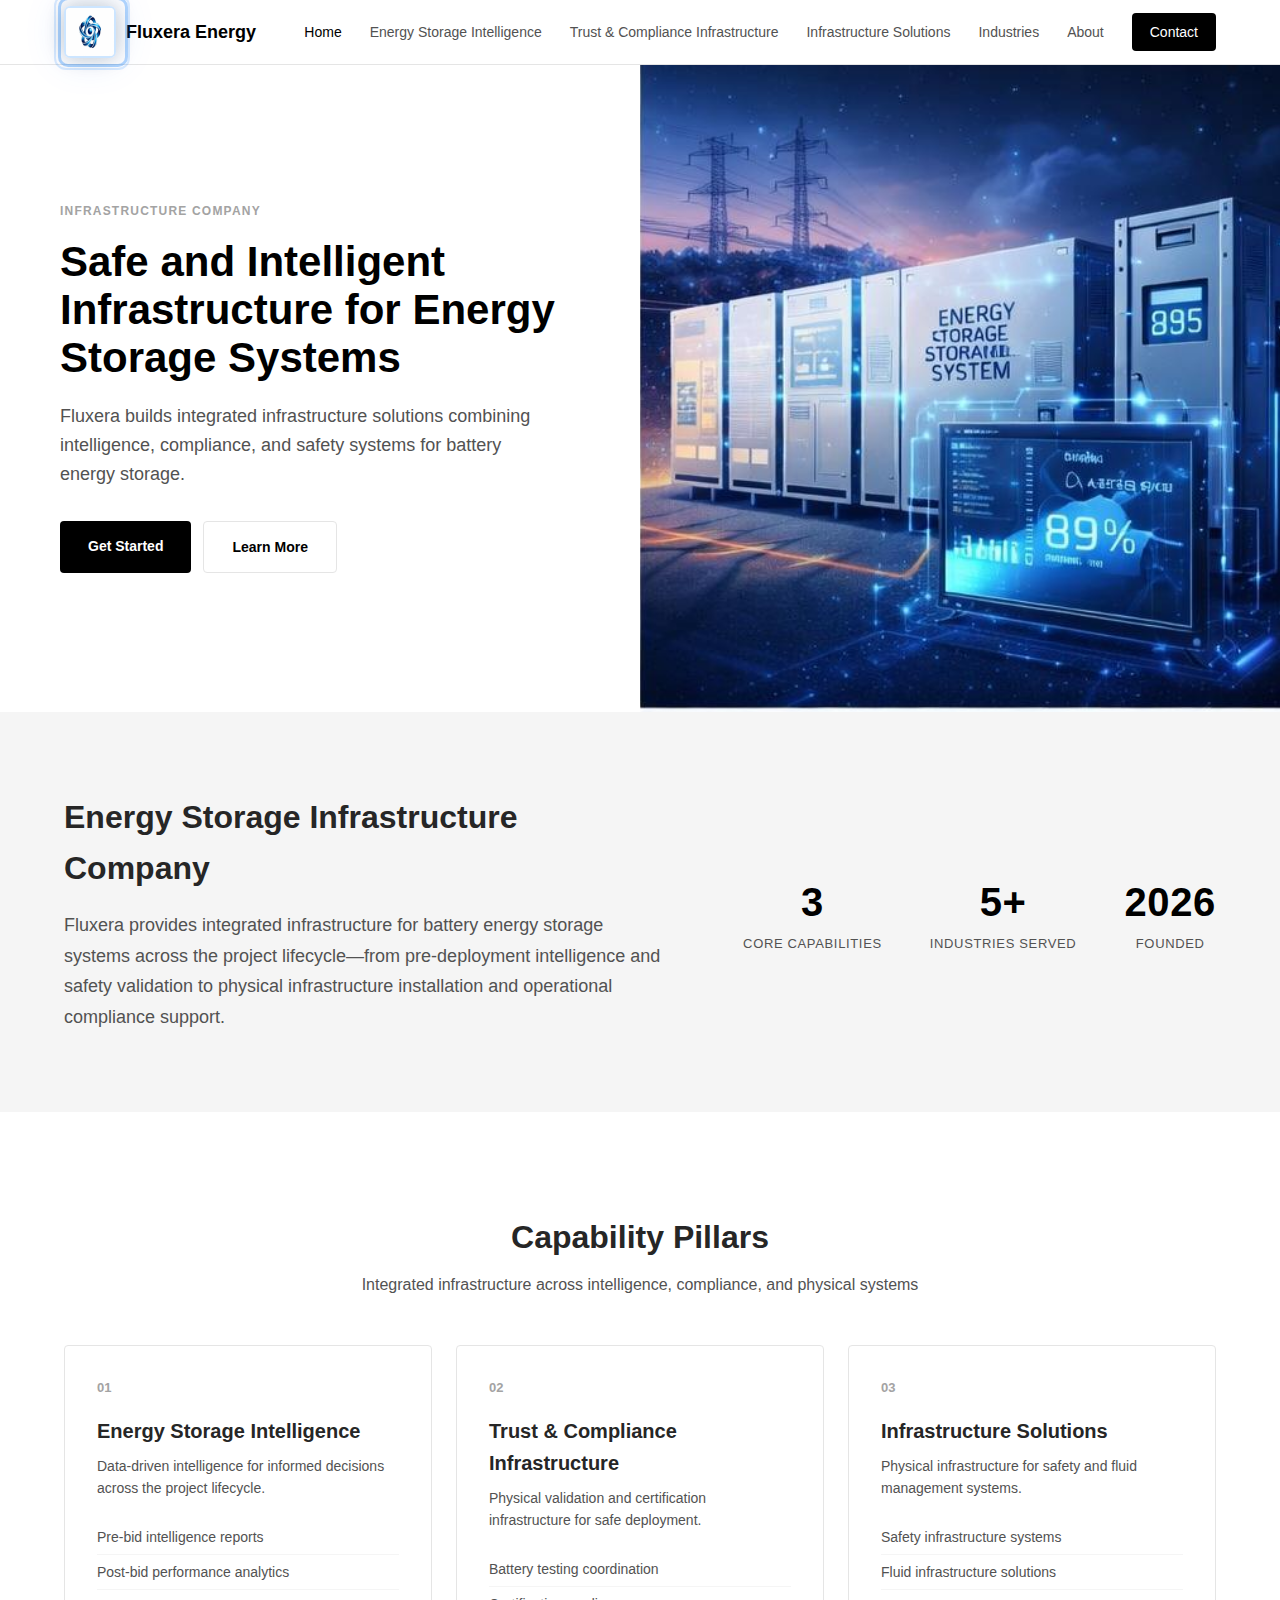
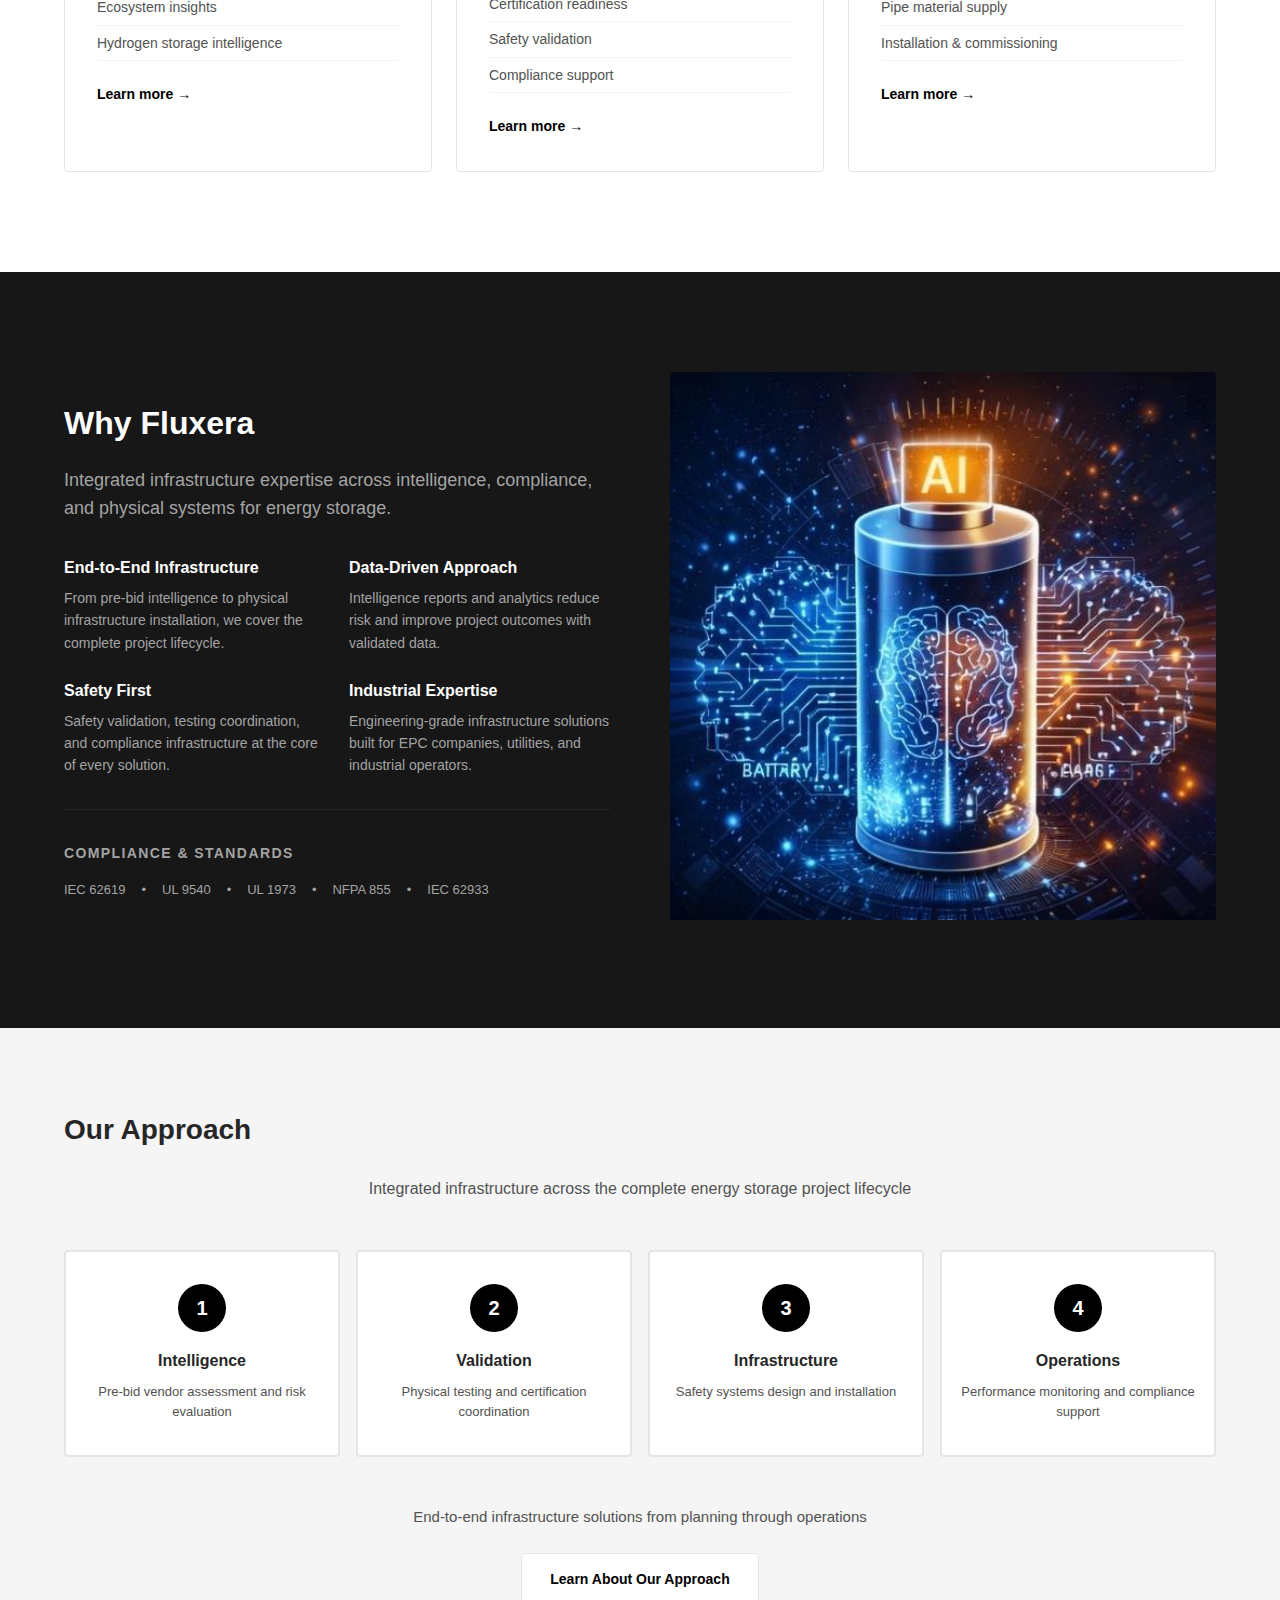
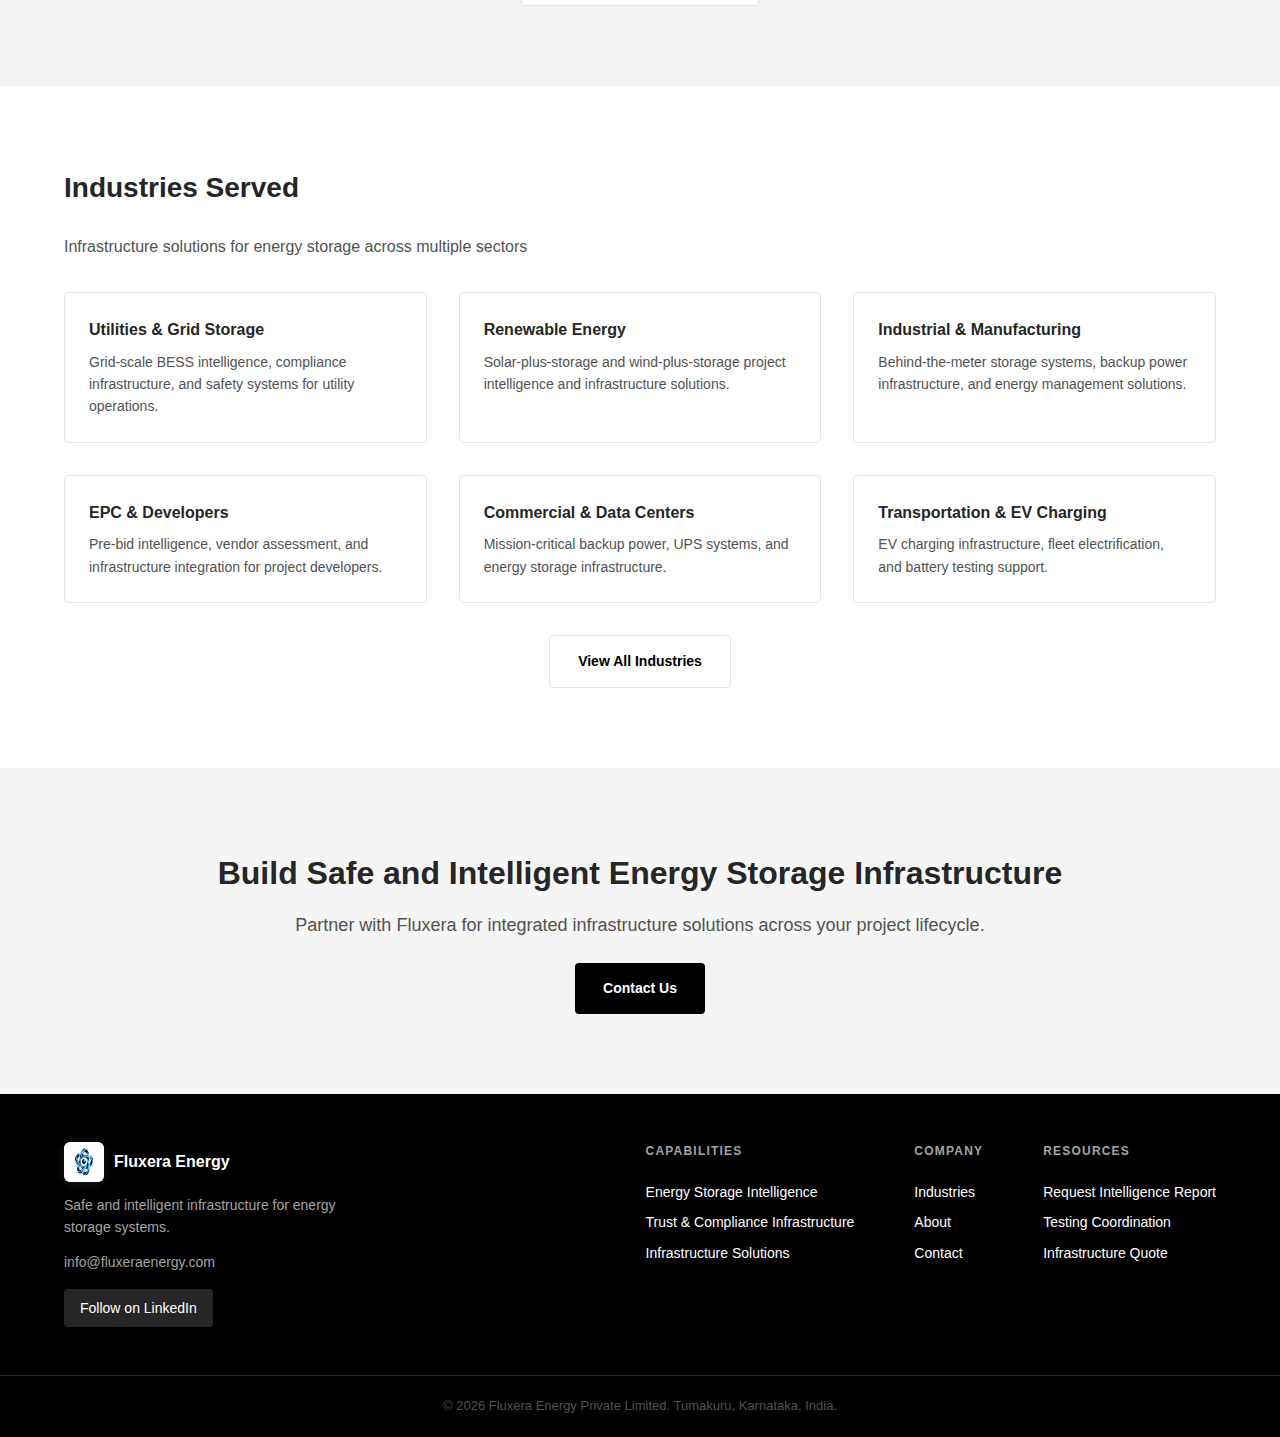
<file: index.html>
<!DOCTYPE html>
<html lang="en">
<head>
  <meta charset="UTF-8">
  <meta name="viewport" content="width=device-width, initial-scale=1.0">
  <title>Fluxera Energy | Safe and Intelligent Infrastructure for Energy Storage</title>
  <meta name="description" content="Fluxera builds safe and intelligent infrastructure for energy storage systems. Intelligence, compliance, and infrastructure solutions for the energy storage ecosystem.">
  <link rel="icon" type="image/jpeg" href="fluxera.jpeg">
  <link rel="stylesheet" href="style.css">
</head>
<body>

<nav>
  <div class="nav-container">
    <a href="index.html" class="logo">
      <img src="fluxera.jpeg" alt="Fluxera">
      <span>Fluxera Energy</span>
    </a>
    <button class="mobile-toggle" onclick="toggleMenu()">
      <span></span><span></span><span></span>
    </button>
    <div class="nav-links">
      <a href="index.html" class="active">Home</a>
      <a href="intelligence.html">Energy Storage Intelligence</a>
      <a href="compliance.html">Trust & Compliance Infrastructure</a>
      <a href="infrastructure.html">Infrastructure Solutions</a>
      <a href="industries.html">Industries</a>
      <a href="about.html">About</a>
      <a href="contact.html" class="nav-cta">Contact</a>
    </div>
  </div>
</nav>

<section class="hero">
  <div class="hero-content">
    <div class="label">Infrastructure Company</div>
    <h1>Safe and Intelligent Infrastructure for Energy Storage Systems</h1>
    <p>Fluxera builds integrated infrastructure solutions combining intelligence, compliance, and safety systems for battery energy storage.</p>
    <div class="hero-buttons">
      <a href="contact.html" class="btn-primary">Get Started</a>
      <a href="about.html" class="btn-secondary">Learn More</a>
    </div>
  </div>
  <div class="hero-image">
    <img src="ess.jpeg" alt="Energy Storage Infrastructure">
  </div>
</section>

<section class="intro">
  <div class="container">
    <div class="intro-text">
      <h2>Energy Storage Infrastructure Company</h2>
      <p>Fluxera provides integrated infrastructure for battery energy storage systems across the project lifecycle—from pre-deployment intelligence and safety validation to physical infrastructure installation and operational compliance support.</p>
    </div>
    <div class="stats">
      <div class="stat">
        <span>3</span>
        Core Capabilities
      </div>
      <div class="stat">
        <span>5+</span>
        Industries Served
      </div>
      <div class="stat">
        <span>2026</span>
        Founded
      </div>
    </div>
  </div>
</section>

<section class="capabilities">
  <div class="container">
    <h2>Capability Pillars</h2>
    <p class="section-desc">Integrated infrastructure across intelligence, compliance, and physical systems</p>
    
    <div class="capability-cards">
      <a href="intelligence.html" class="capability-card">
        <div class="card-number">01</div>
        <h3>Energy Storage Intelligence</h3>
        <p>Data-driven intelligence for informed decisions across the project lifecycle.</p>
        <ul>
          <li>Pre-bid intelligence reports</li>
          <li>Post-bid performance analytics</li>
          <li>Ecosystem insights</li>
          <li>Hydrogen storage intelligence</li>
        </ul>
        <span class="card-link">Learn more →</span>
      </a>
      
      <a href="compliance.html" class="capability-card">
        <div class="card-number">02</div>
        <h3>Trust & Compliance Infrastructure</h3>
        <p>Physical validation and certification infrastructure for safe deployment.</p>
        <ul>
          <li>Battery testing coordination</li>
          <li>Certification readiness</li>
          <li>Safety validation</li>
          <li>Compliance support</li>
        </ul>
        <span class="card-link">Learn more →</span>
      </a>
      
      <a href="infrastructure.html" class="capability-card">
        <div class="card-number">03</div>
        <h3>Infrastructure Solutions</h3>
        <p>Physical infrastructure for safety and fluid management systems.</p>
        <ul>
          <li>Safety infrastructure systems</li>
          <li>Fluid infrastructure solutions</li>
          <li>Pipe material supply</li>
          <li>Installation & commissioning</li>
        </ul>
        <span class="card-link">Learn more →</span>
      </a>
    </div>
  </div>
</section>

<section class="why">
  <div class="container">
    <div class="why-content">
      <h2>Why Fluxera</h2>
      <p class="lead">Integrated infrastructure expertise across intelligence, compliance, and physical systems for energy storage.</p>
      <div class="why-grid">
        <div class="why-item">
          <h4>End-to-End Infrastructure</h4>
          <p>From pre-bid intelligence to physical infrastructure installation, we cover the complete project lifecycle.</p>
        </div>
        <div class="why-item">
          <h4>Data-Driven Approach</h4>
          <p>Intelligence reports and analytics reduce risk and improve project outcomes with validated data.</p>
        </div>
        <div class="why-item">
          <h4>Safety First</h4>
          <p>Safety validation, testing coordination, and compliance infrastructure at the core of every solution.</p>
        </div>
        <div class="why-item">
          <h4>Industrial Expertise</h4>
          <p>Engineering-grade infrastructure solutions built for EPC companies, utilities, and industrial operators.</p>
        </div>
      </div>
      <div style="margin-top: 32px; padding-top: 32px; border-top: 1px solid var(--gray-800);">
        <h4 style="font-size: 14px; font-weight: 600; color: var(--gray-400); text-transform: uppercase; letter-spacing: 0.1em; margin-bottom: 16px;">Compliance & Standards</h4>
        <div style="display: flex; flex-wrap: wrap; gap: 16px; font-size: 13px; color: var(--gray-400);">
          <span>IEC 62619</span>
          <span>•</span>
          <span>UL 9540</span>
          <span>•</span>
          <span>UL 1973</span>
          <span>•</span>
          <span>NFPA 855</span>
          <span>•</span>
          <span>IEC 62933</span>
        </div>
      </div>
    </div>
    <div class="why-image">
      <img src="battery_ai.jpeg" alt="Battery Intelligence">
    </div>
  </div>
</section>

<section class="content-section alt">
  <div class="container">
    <h2>Our Approach</h2>
    <p style="color: var(--gray-600); margin-bottom: 48px; text-align: center; max-width: 700px; margin-left: auto; margin-right: auto;">Integrated infrastructure across the complete energy storage project lifecycle</p>
    
    <div class="approach-grid">
      <div class="approach-step">
        <div class="approach-number">1</div>
        <h4>Intelligence</h4>
        <p>Pre-bid vendor assessment and risk evaluation</p>
      </div>
      
      <div class="approach-step">
        <div class="approach-number">2</div>
        <h4>Validation</h4>
        <p>Physical testing and certification coordination</p>
      </div>
      
      <div class="approach-step">
        <div class="approach-number">3</div>
        <h4>Infrastructure</h4>
        <p>Safety systems design and installation</p>
      </div>
      
      <div class="approach-step">
        <div class="approach-number">4</div>
        <h4>Operations</h4>
        <p>Performance monitoring and compliance support</p>
      </div>
    </div>
    
    <div style="text-align: center; margin-top: 48px;">
      <p style="font-size: 15px; color: var(--gray-600); margin-bottom: 24px;">End-to-end infrastructure solutions from planning through operations</p>
      <a href="about.html" class="btn-secondary">Learn About Our Approach</a>
    </div>
  </div>
</section>

<section class="content-section">
  <div class="container">
    <h2>Industries Served</h2>
    <p style="color: var(--gray-600); margin-bottom: 32px;">Infrastructure solutions for energy storage across multiple sectors</p>
    
    <div class="content-grid three">
      <div class="feature-card">
        <h4>Utilities & Grid Storage</h4>
        <p>Grid-scale BESS intelligence, compliance infrastructure, and safety systems for utility operations.</p>
      </div>
      <div class="feature-card">
        <h4>Renewable Energy</h4>
        <p>Solar-plus-storage and wind-plus-storage project intelligence and infrastructure solutions.</p>
      </div>
      <div class="feature-card">
        <h4>Industrial & Manufacturing</h4>
        <p>Behind-the-meter storage systems, backup power infrastructure, and energy management solutions.</p>
      </div>
      <div class="feature-card">
        <h4>EPC & Developers</h4>
        <p>Pre-bid intelligence, vendor assessment, and infrastructure integration for project developers.</p>
      </div>
      <div class="feature-card">
        <h4>Commercial & Data Centers</h4>
        <p>Mission-critical backup power, UPS systems, and energy storage infrastructure.</p>
      </div>
      <div class="feature-card">
        <h4>Transportation & EV Charging</h4>
        <p>EV charging infrastructure, fleet electrification, and battery testing support.</p>
      </div>
    </div>
    <div style="text-align: center; margin-top: 32px;">
      <a href="industries.html" class="btn-secondary">View All Industries</a>
    </div>
  </div>
</section>

<section class="cta-section">
  <div class="container">
    <h2>Build Safe and Intelligent Energy Storage Infrastructure</h2>
    <p>Partner with Fluxera for integrated infrastructure solutions across your project lifecycle.</p>
    <a href="contact.html" class="btn-primary">Contact Us</a>
  </div>
</section>

<footer>
  <div class="footer-content">
    <div class="footer-brand">
      <a href="index.html" class="footer-logo">
        <img src="fluxera.jpeg" alt="Fluxera">
        <span>Fluxera Energy</span>
      </a>
      <p>Safe and intelligent infrastructure for energy storage systems.</p>
      <p style="margin-top: 12px; font-size: 14px;">
        <a href="mailto:info@fluxeraenergy.com" style="color: var(--gray-400); text-decoration: none; transition: color 0.2s;">info@fluxeraenergy.com</a>
      </p>
      <div style="margin-top: 16px;">
        <a href="https://linkedin.com/company/fluxera-energy" target="_blank" rel="noopener" style="display: inline-block; padding: 8px 16px; background: var(--gray-800); color: var(--white); text-decoration: none; border-radius: 4px; font-size: 14px; font-weight: 500;">Follow on LinkedIn</a>
      </div>
    </div>
    <div class="footer-links">
      <div class="footer-col">
        <h5>Capabilities</h5>
        <a href="intelligence.html">Energy Storage Intelligence</a>
        <a href="compliance.html">Trust & Compliance Infrastructure</a>
        <a href="infrastructure.html">Infrastructure Solutions</a>
      </div>
      <div class="footer-col">
        <h5>Company</h5>
        <a href="industries.html">Industries</a>
        <a href="about.html">About</a>
        <a href="contact.html">Contact</a>
      </div>
      <div class="footer-col">
        <h5>Resources</h5>
        <a href="contact.html">Request Intelligence Report</a>
        <a href="contact.html">Testing Coordination</a>
        <a href="contact.html">Infrastructure Quote</a>
      </div>
    </div>
  </div>
  <div class="footer-bottom">
    <p>© 2026 Fluxera Energy Private Limited. Tumakuru, Karnataka, India.</p>
  </div>
</footer>

<script>
function toggleMenu() {
  document.querySelector('.nav-links').classList.toggle('active');
  document.querySelector('.mobile-toggle').classList.toggle('active');
}
</script>
</body>
</html>
</file>
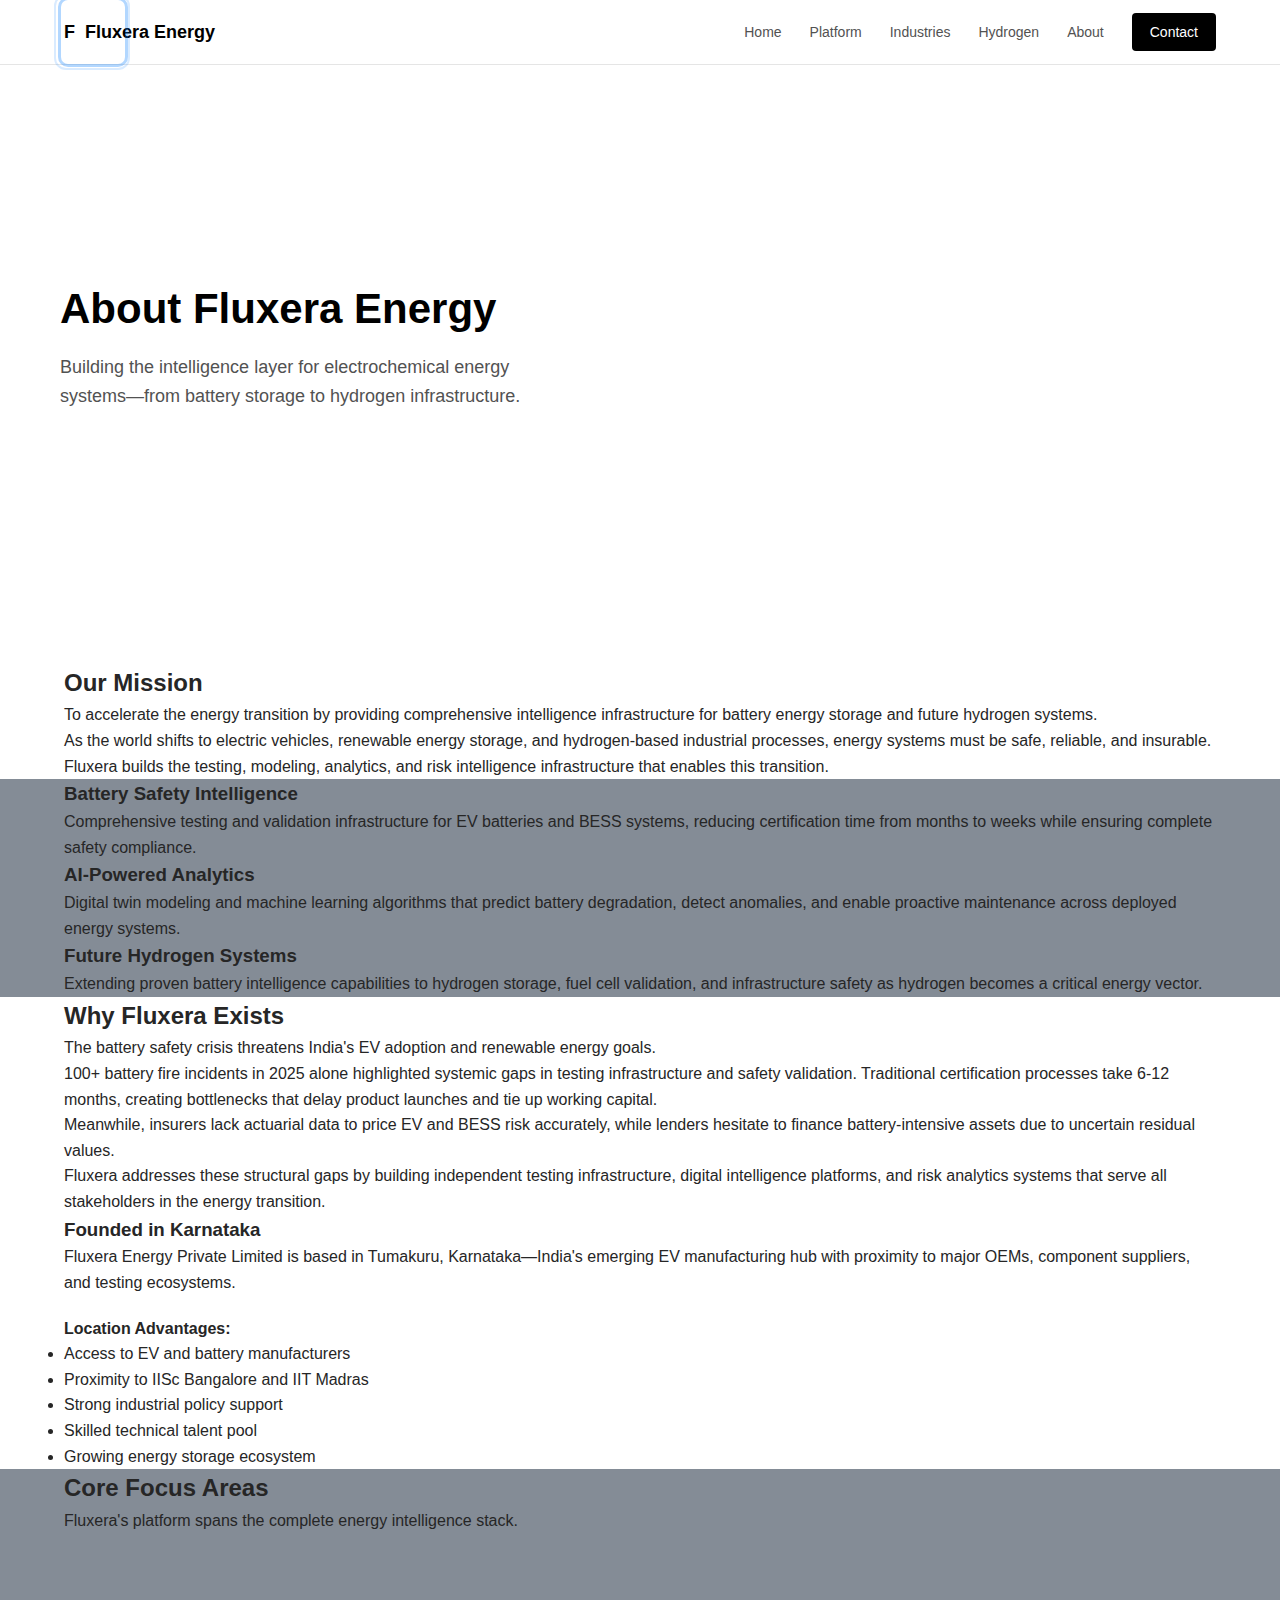
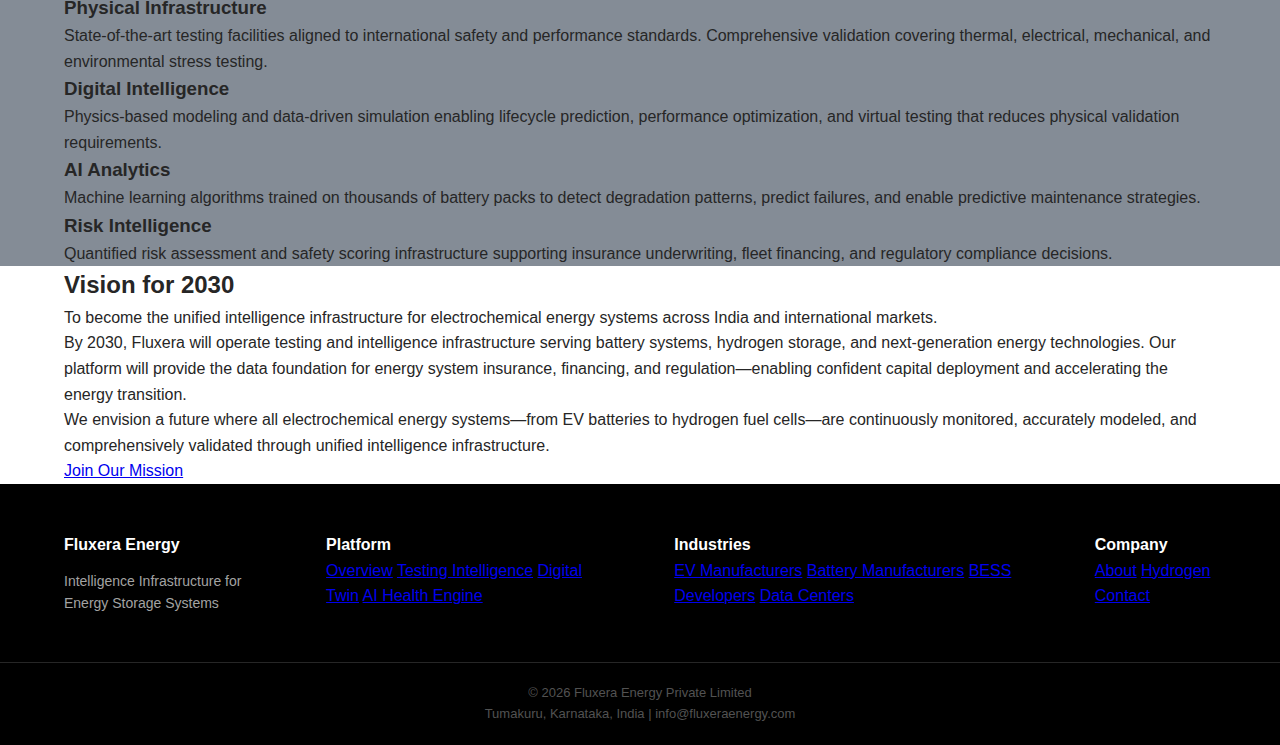
<file: about.html>
<!DOCTYPE html>
<html lang="en">
<head>
  <meta charset="UTF-8">
  <meta name="viewport" content="width=device-width, initial-scale=1.0">
  <meta name="description" content="About Fluxera Energy - Building intelligence infrastructure for electrochemical energy systems">
  <title>About | Fluxera Energy</title>
  
  <!-- Open Graph / Social Media Tags -->
  <meta property="og:type" content="website">
  <meta property="og:url" content="https://fluxeraenergy.github.io/about.html">
  <meta property="og:title" content="About | Fluxera Energy">
  <meta property="og:description" content="Based in Tumakuru, Karnataka, building intelligence infrastructure for safe, predictable, and insurable energy storage systems.">
  <meta property="og:image" content="https://fluxeraenergy.github.io/fluxera.jpeg">
  
  <!-- Twitter Card Tags -->
  <meta property="twitter:card" content="summary_large_image">
  <meta property="twitter:url" content="https://fluxeraenergy.github.io/about.html">
  <meta property="twitter:title" content="About | Fluxera Energy">
  <meta property="twitter:description" content="Based in Tumakuru, Karnataka, building intelligence infrastructure for safe, predictable, and insurable energy storage systems.">
  <meta property="twitter:image" content="https://fluxeraenergy.github.io/fluxera.jpeg">
  
  <link rel="stylesheet" href="style.css">
</head>
 
<body>
 
<nav>
  <div class="nav-container">
    <div class="logo">
      <div class="logo-icon">F</div>
      Fluxera Energy
    </div>
    <div class="mobile-menu-toggle" onclick="toggleMobileMenu()">
      <span></span>
      <span></span>
      <span></span>
    </div>
    <div class="nav-links">
      <a href="index.html">Home</a>
      <a href="platform.html">Platform</a>
      <a href="industries.html">Industries</a>
      <a href="hydrogen.html">Hydrogen</a>
      <a href="about.html">About</a>
      <a href="contact.html" class="nav-cta">Contact</a>
    </div>
  </div>
</nav>

<div class="hero">
  <div class="hero-content">
    <h1>About Fluxera Energy</h1>
    <p class="hero-subtext">
      Building the intelligence layer for electrochemical energy systems—from battery storage to hydrogen infrastructure.
    </p>
  </div>
</div>

<section>
  <div class="container">
    <div class="content-block centered fade-in-up">
      <h2>Our Mission</h2>
      <p class="large-text">
        To accelerate the energy transition by providing comprehensive intelligence infrastructure for battery energy storage and future hydrogen systems.
      </p>
      <p>
        As the world shifts to electric vehicles, renewable energy storage, and hydrogen-based industrial processes, energy systems must be safe, reliable, and insurable. Fluxera builds the testing, modeling, analytics, and risk intelligence infrastructure that enables this transition.
      </p>
    </div>
  </div>
</section>

<section style="background: rgba(10, 26, 46, 0.5);">
  <div class="container">
    <div class="grid-3">
      <div class="card fade-in-up">
        <h3>Battery Safety Intelligence</h3>
        <p>
          Comprehensive testing and validation infrastructure for EV batteries and BESS systems, reducing certification time from months to weeks while ensuring complete safety compliance.
        </p>
      </div>
      
      <div class="card fade-in-up">
        <h3>AI-Powered Analytics</h3>
        <p>
          Digital twin modeling and machine learning algorithms that predict battery degradation, detect anomalies, and enable proactive maintenance across deployed energy systems.
        </p>
      </div>
      
      <div class="card fade-in-up">
        <h3>Future Hydrogen Systems</h3>
        <p>
          Extending proven battery intelligence capabilities to hydrogen storage, fuel cell validation, and infrastructure safety as hydrogen becomes a critical energy vector.
        </p>
      </div>
    </div>
  </div>
</section>

<section>
  <div class="container">
    <div class="grid-2">
      <div class="content-block fade-in-up">
        <h2>Why Fluxera Exists</h2>
        <p class="large-text">
          The battery safety crisis threatens India's EV adoption and renewable energy goals.
        </p>
        <p>
          100+ battery fire incidents in 2025 alone highlighted systemic gaps in testing infrastructure and safety validation. Traditional certification processes take 6-12 months, creating bottlenecks that delay product launches and tie up working capital.
        </p>
        <p>
          Meanwhile, insurers lack actuarial data to price EV and BESS risk accurately, while lenders hesitate to finance battery-intensive assets due to uncertain residual values.
        </p>
        <p>
          Fluxera addresses these structural gaps by building independent testing infrastructure, digital intelligence platforms, and risk analytics systems that serve all stakeholders in the energy transition.
        </p>
      </div>
      
      <div class="card fade-in-up">
        <h3>Founded in Karnataka</h3>
        <p>
          Fluxera Energy Private Limited is based in Tumakuru, Karnataka—India's emerging EV manufacturing hub with proximity to major OEMs, component suppliers, and testing ecosystems.
        </p>
        <p style="margin-top: 20px;">
          <strong style="color: var(--electric-blue);">Location Advantages:</strong>
        </p>
        <ul class="feature-list">
          <li>Access to EV and battery manufacturers</li>
          <li>Proximity to IISc Bangalore and IIT Madras</li>
          <li>Strong industrial policy support</li>
          <li>Skilled technical talent pool</li>
          <li>Growing energy storage ecosystem</li>
        </ul>
      </div>
    </div>
  </div>
</section>

<section style="background: rgba(10, 26, 46, 0.5);">
  <div class="container">
    <div class="content-block centered fade-in-up">
      <h2>Core Focus Areas</h2>
      <p class="large-text">
        Fluxera's platform spans the complete energy intelligence stack.
      </p>
      
      <div class="grid-2" style="margin-top: 60px;">
        <div class="card fade-in-up">
          <h3>Physical Infrastructure</h3>
          <p>
            State-of-the-art testing facilities aligned to international safety and performance standards. Comprehensive validation covering thermal, electrical, mechanical, and environmental stress testing.
          </p>
        </div>
        
        <div class="card fade-in-up">
          <h3>Digital Intelligence</h3>
          <p>
            Physics-based modeling and data-driven simulation enabling lifecycle prediction, performance optimization, and virtual testing that reduces physical validation requirements.
          </p>
        </div>
        
        <div class="card fade-in-up">
          <h3>AI Analytics</h3>
          <p>
            Machine learning algorithms trained on thousands of battery packs to detect degradation patterns, predict failures, and enable predictive maintenance strategies.
          </p>
        </div>
        
        <div class="card fade-in-up">
          <h3>Risk Intelligence</h3>
          <p>
            Quantified risk assessment and safety scoring infrastructure supporting insurance underwriting, fleet financing, and regulatory compliance decisions.
          </p>
        </div>
      </div>
    </div>
  </div>
</section>

<section>
  <div class="container">
    <div class="content-block centered fade-in-up">
      <h2>Vision for 2030</h2>
      <p class="large-text">
        To become the unified intelligence infrastructure for electrochemical energy systems across India and international markets.
      </p>
      <p>
        By 2030, Fluxera will operate testing and intelligence infrastructure serving battery systems, hydrogen storage, and next-generation energy technologies. Our platform will provide the data foundation for energy system insurance, financing, and regulation—enabling confident capital deployment and accelerating the energy transition.
      </p>
      <p>
        We envision a future where all electrochemical energy systems—from EV batteries to hydrogen fuel cells—are continuously monitored, accurately modeled, and comprehensively validated through unified intelligence infrastructure.
      </p>
      <a href="contact.html" class="cta" style="margin-top: 40px;">Join Our Mission</a>
    </div>
  </div>
</section>

<footer>
  <div class="footer-content">
    <div class="footer-brand">
      <div class="footer-logo">Fluxera Energy</div>
      <p>Intelligence Infrastructure for Energy Storage Systems</p>
    </div>
    
    <div class="footer-links">
      <div class="footer-column">
        <h4>Platform</h4>
        <a href="platform.html">Overview</a>
        <a href="platform.html#testing">Testing Intelligence</a>
        <a href="platform.html#digital-twin">Digital Twin</a>
        <a href="platform.html#ai-health">AI Health Engine</a>
      </div>
      
      <div class="footer-column">
        <h4>Industries</h4>
        <a href="industries.html">EV Manufacturers</a>
        <a href="industries.html">Battery Manufacturers</a>
        <a href="industries.html">BESS Developers</a>
        <a href="industries.html">Data Centers</a>
      </div>
      
      <div class="footer-column">
        <h4>Company</h4>
        <a href="about.html">About</a>
        <a href="hydrogen.html">Hydrogen</a>
        <a href="contact.html">Contact</a>
      </div>
    </div>
  </div>
  
  <div class="footer-bottom">
    <p>© 2026 Fluxera Energy Private Limited</p>
    <p>Tumakuru, Karnataka, India | info@fluxeraenergy.com</p>
  </div>
</footer>

<script>
// Mobile menu toggle
function toggleMobileMenu() {
  const navLinks = document.querySelector('.nav-links');
  const menuToggle = document.querySelector('.mobile-menu-toggle');
  navLinks.classList.toggle('active');
  menuToggle.classList.toggle('active');
}

// Scroll animations
const observerOptions = {
  threshold: 0.1,
  rootMargin: '0px 0px -50px 0px'
};

const observer = new IntersectionObserver((entries) => {
  entries.forEach(entry => {
    if (entry.isIntersecting) {
      entry.target.classList.add('visible');
    }
  });
}, observerOptions);

// Observe all elements with fade-in classes
document.addEventListener('DOMContentLoaded', () => {
  const fadeElements = document.querySelectorAll('.fade-in-up, .fade-in');
  fadeElements.forEach(el => observer.observe(el));
});
</script>
 
</body>
</html>
</file>
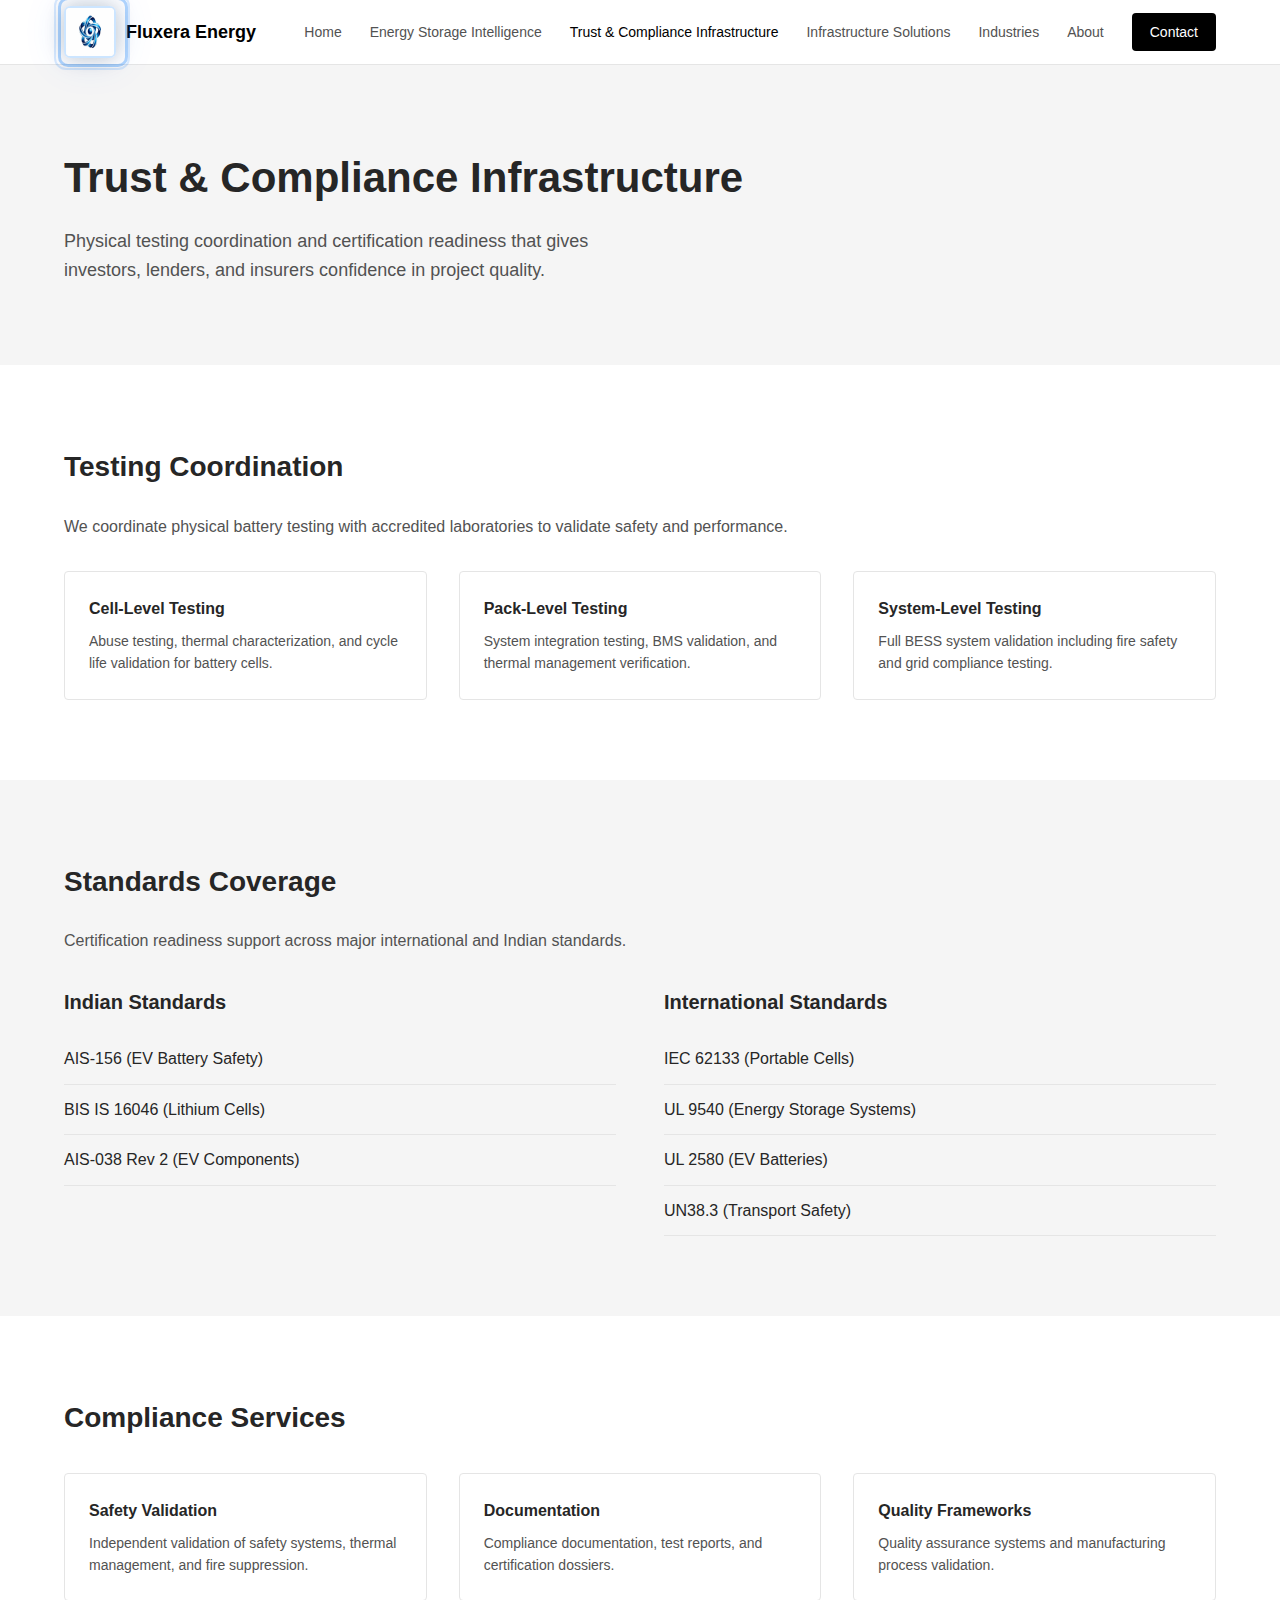
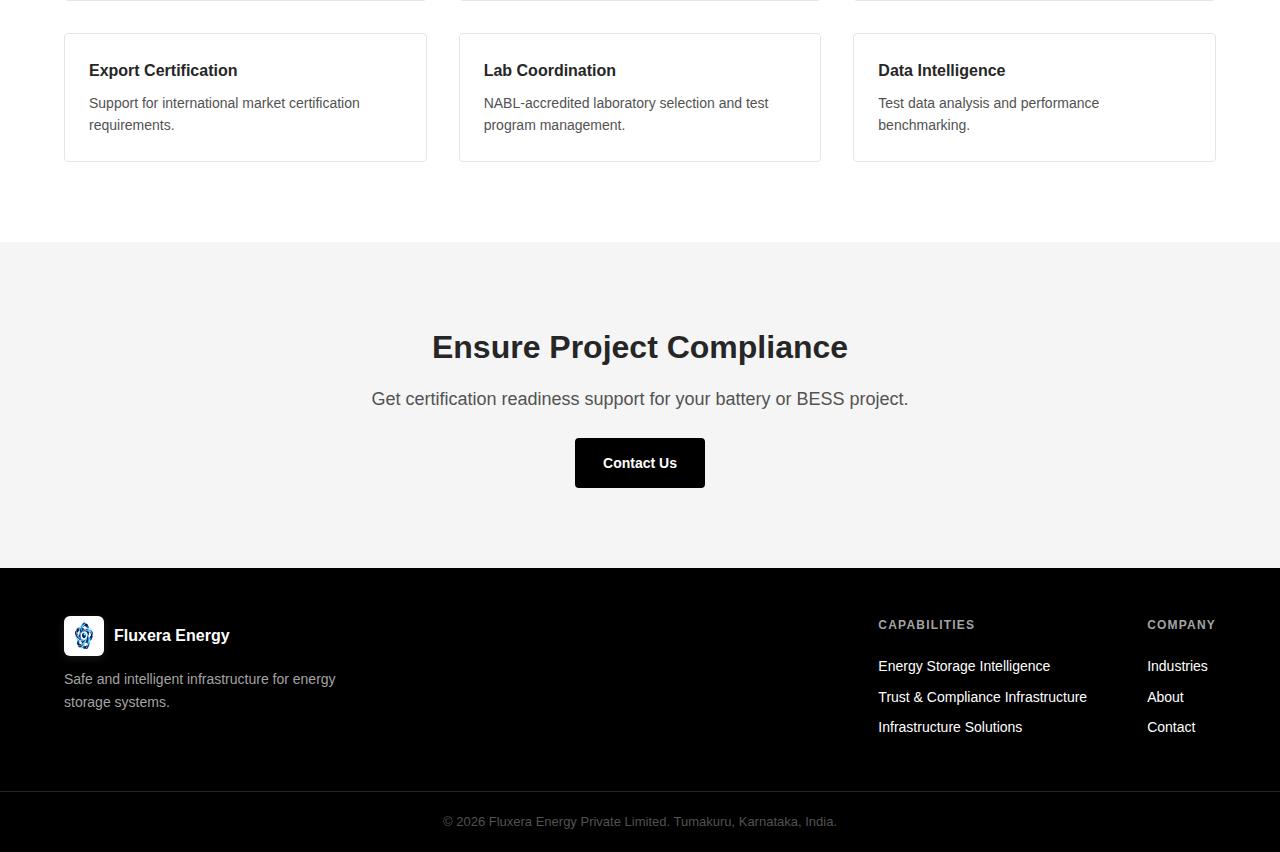
<file: compliance.html>
<!DOCTYPE html>
<html lang="en">
<head>
  <meta charset="UTF-8">
  <meta name="viewport" content="width=device-width, initial-scale=1.0">
  <title>Trust & Compliance Infrastructure | Fluxera Energy</title>
  <meta name="description" content="Physical battery testing coordination, certification readiness, and safety validation for energy storage projects.">
  <link rel="icon" type="image/jpeg" href="fluxera.jpeg">
  <link rel="stylesheet" href="style.css">
</head>
<body>

<nav>
  <div class="nav-container">
    <a href="index.html" class="logo">
      <img src="fluxera.jpeg" alt="Fluxera">
      <span>Fluxera Energy</span>
    </a>
    <button class="mobile-toggle" onclick="toggleMenu()">
      <span></span><span></span><span></span>
    </button>
    <div class="nav-links">
      <a href="index.html">Home</a>
      <a href="intelligence.html">Energy Storage Intelligence</a>
      <a href="compliance.html" class="active">Trust & Compliance Infrastructure</a>
      <a href="infrastructure.html">Infrastructure Solutions</a>
      <a href="industries.html">Industries</a>
      <a href="about.html">About</a>
      <a href="contact.html" class="nav-cta">Contact</a>
    </div>
  </div>
</nav>

<section class="page-hero">
  <div class="container">
    <h1>Trust & Compliance Infrastructure</h1>
    <p>Physical testing coordination and certification readiness that gives investors, lenders, and insurers confidence in project quality.</p>
  </div>
</section>

<section class="content-section">
  <div class="container">
    <h2>Testing Coordination</h2>
    <p style="color: var(--gray-600); margin-bottom: 32px;">We coordinate physical battery testing with accredited laboratories to validate safety and performance.</p>
    
    <div class="content-grid three">
      <div class="feature-card">
        <h4>Cell-Level Testing</h4>
        <p>Abuse testing, thermal characterization, and cycle life validation for battery cells.</p>
      </div>
      <div class="feature-card">
        <h4>Pack-Level Testing</h4>
        <p>System integration testing, BMS validation, and thermal management verification.</p>
      </div>
      <div class="feature-card">
        <h4>System-Level Testing</h4>
        <p>Full BESS system validation including fire safety and grid compliance testing.</p>
      </div>
    </div>
  </div>
</section>

<section class="content-section alt">
  <div class="container">
    <h2>Standards Coverage</h2>
    <p style="color: var(--gray-600); margin-bottom: 32px;">Certification readiness support across major international and Indian standards.</p>
    
    <div class="content-grid">
      <div>
        <h3 style="margin-bottom: 16px;">Indian Standards</h3>
        <div class="list-section">
          <ul>
            <li>AIS-156 (EV Battery Safety)</li>
            <li>BIS IS 16046 (Lithium Cells)</li>
            <li>AIS-038 Rev 2 (EV Components)</li>
          </ul>
        </div>
      </div>
      <div>
        <h3 style="margin-bottom: 16px;">International Standards</h3>
        <div class="list-section">
          <ul>
            <li>IEC 62133 (Portable Cells)</li>
            <li>UL 9540 (Energy Storage Systems)</li>
            <li>UL 2580 (EV Batteries)</li>
            <li>UN38.3 (Transport Safety)</li>
          </ul>
        </div>
      </div>
    </div>
  </div>
</section>

<section class="content-section">
  <div class="container">
    <h2>Compliance Services</h2>
    
    <div class="content-grid three" style="margin-top: 32px;">
      <div class="feature-card">
        <h4>Safety Validation</h4>
        <p>Independent validation of safety systems, thermal management, and fire suppression.</p>
      </div>
      <div class="feature-card">
        <h4>Documentation</h4>
        <p>Compliance documentation, test reports, and certification dossiers.</p>
      </div>
      <div class="feature-card">
        <h4>Quality Frameworks</h4>
        <p>Quality assurance systems and manufacturing process validation.</p>
      </div>
      <div class="feature-card">
        <h4>Export Certification</h4>
        <p>Support for international market certification requirements.</p>
      </div>
      <div class="feature-card">
        <h4>Lab Coordination</h4>
        <p>NABL-accredited laboratory selection and test program management.</p>
      </div>
      <div class="feature-card">
        <h4>Data Intelligence</h4>
        <p>Test data analysis and performance benchmarking.</p>
      </div>
    </div>
  </div>
</section>

<section class="cta-section">
  <div class="container">
    <h2>Ensure Project Compliance</h2>
    <p>Get certification readiness support for your battery or BESS project.</p>
    <a href="contact.html" class="btn-primary">Contact Us</a>
  </div>
</section>

<footer>
  <div class="footer-content">
    <div class="footer-brand">
      <a href="index.html" class="footer-logo">
        <img src="fluxera.jpeg" alt="Fluxera">
        <span>Fluxera Energy</span>
      </a>
      <p>Safe and intelligent infrastructure for energy storage systems.</p>
    </div>
    <div class="footer-links">
      <div class="footer-col">
        <h5>Capabilities</h5>
        <a href="intelligence.html">Energy Storage Intelligence</a>
        <a href="compliance.html">Trust & Compliance Infrastructure</a>
        <a href="infrastructure.html">Infrastructure Solutions</a>
      </div>
      <div class="footer-col">
        <h5>Company</h5>
        <a href="industries.html">Industries</a>
        <a href="about.html">About</a>
        <a href="contact.html">Contact</a>
      </div>
    </div>
  </div>
  <div class="footer-bottom">
    <p>© 2026 Fluxera Energy Private Limited. Tumakuru, Karnataka, India.</p>
  </div>
</footer>

<script>
function toggleMenu() {
  document.querySelector('.nav-links').classList.toggle('active');
  document.querySelector('.mobile-toggle').classList.toggle('active');
}
</script>
</body>
</html>
</file>
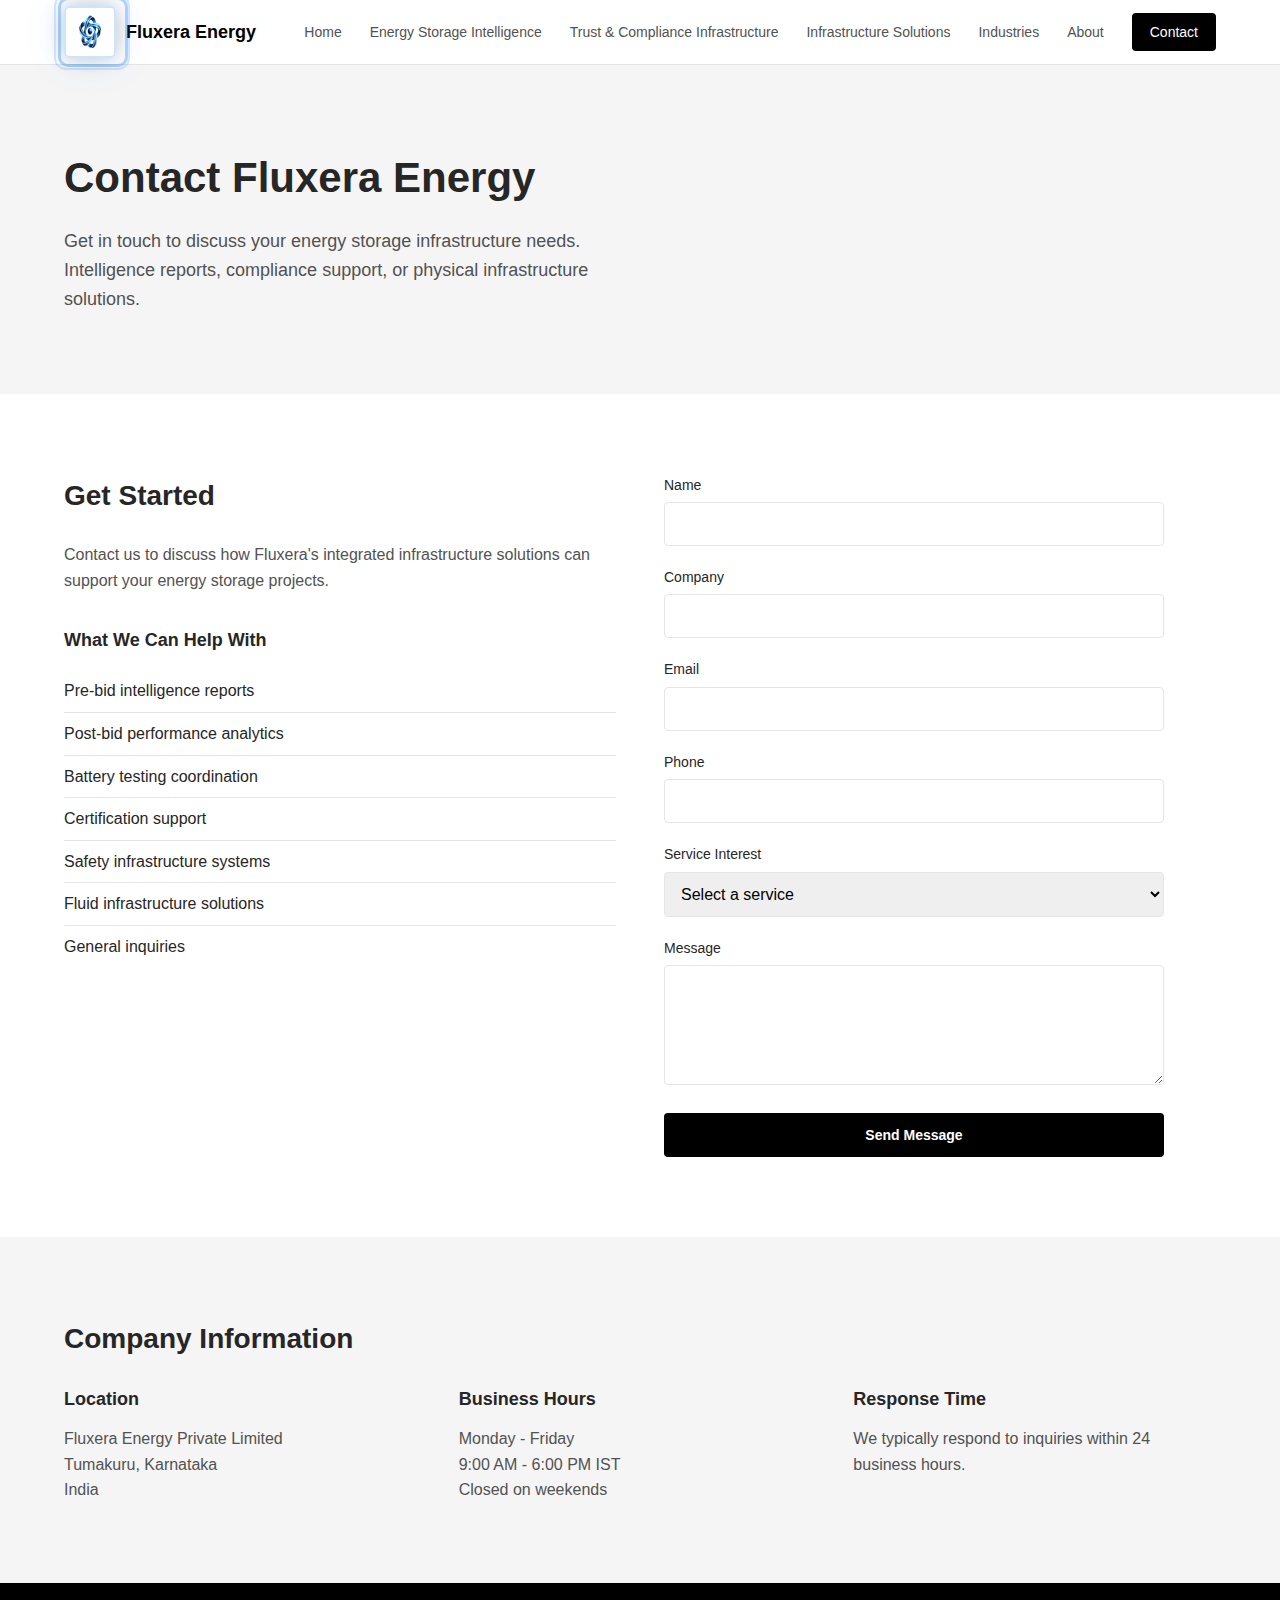
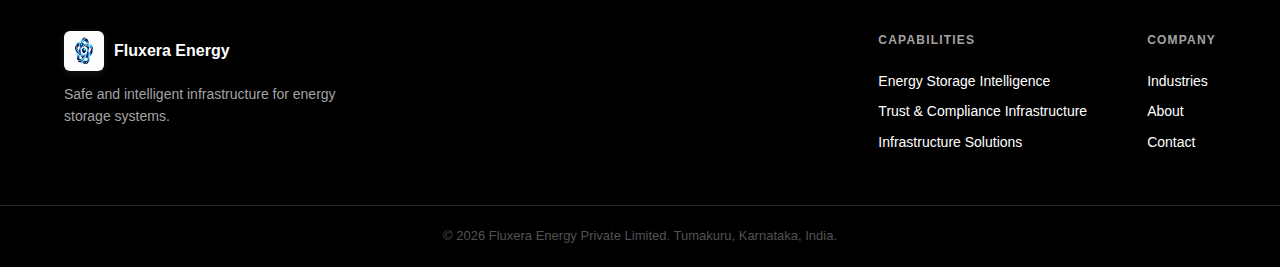
<file: contact.html>
<!DOCTYPE html>
<html lang="en">
<head>
  <meta charset="UTF-8">
  <meta name="viewport" content="width=device-width, initial-scale=1.0">
  <title>Contact Fluxera Energy | Get Started</title>
  <meta name="description" content="Contact Fluxera for energy storage intelligence reports, compliance infrastructure, and safety systems. Tumakuru, Karnataka, India.">
  <link rel="icon" type="image/jpeg" href="fluxera.jpeg">
  <link rel="stylesheet" href="style.css">
</head>
<body>

<nav>
  <div class="nav-container">
    <a href="index.html" class="logo">
      <img src="fluxera.jpeg" alt="Fluxera">
      <span>Fluxera Energy</span>
    </a>
    <button class="mobile-toggle" onclick="toggleMenu()">
      <span></span><span></span><span></span>
    </button>
    <div class="nav-links">
      <a href="index.html">Home</a>
      <a href="intelligence.html">Energy Storage Intelligence</a>
      <a href="compliance.html">Trust & Compliance Infrastructure</a>
      <a href="infrastructure.html">Infrastructure Solutions</a>
      <a href="industries.html">Industries</a>
      <a href="about.html">About</a>
      <a href="contact.html" class="nav-cta active">Contact</a>
    </div>
  </div>
</nav>

<section class="page-hero">
  <div class="container">
    <h1>Contact Fluxera Energy</h1>
    <p>Get in touch to discuss your energy storage infrastructure needs. Intelligence reports, compliance support, or physical infrastructure solutions.</p>
  </div>
</section>

<section class="content-section">
  <div class="container">
    <div class="content-grid">
      <div>
        <h2>Get Started</h2>
        <p style="color: var(--gray-600); margin-bottom: 24px;">Contact us to discuss how Fluxera's integrated infrastructure solutions can support your energy storage projects.</p>
        
        <h3 style="font-size: 18px; margin-bottom: 16px; margin-top: 32px;">What We Can Help With</h3>
        <ul style="list-style: none;">
          <li style="padding: 8px 0; border-bottom: 1px solid var(--gray-200);">Pre-bid intelligence reports</li>
          <li style="padding: 8px 0; border-bottom: 1px solid var(--gray-200);">Post-bid performance analytics</li>
          <li style="padding: 8px 0; border-bottom: 1px solid var(--gray-200);">Battery testing coordination</li>
          <li style="padding: 8px 0; border-bottom: 1px solid var(--gray-200);">Certification support</li>
          <li style="padding: 8px 0; border-bottom: 1px solid var(--gray-200);">Safety infrastructure systems</li>
          <li style="padding: 8px 0; border-bottom: 1px solid var(--gray-200);">Fluid infrastructure solutions</li>
          <li style="padding: 8px 0;">General inquiries</li>
        </ul>
      </div>
      
      <div>
        <form class="contact-form" action="https://formspree.io/f/YOUR_FORM_ID" method="POST">
          <div class="form-group">
            <label for="name">Name</label>
            <input type="text" id="name" name="name" required>
          </div>
          
          <div class="form-group">
            <label for="company">Company</label>
            <input type="text" id="company" name="company" required>
          </div>
          
          <div class="form-group">
            <label for="email">Email</label>
            <input type="email" id="email" name="email" required>
          </div>
          
          <div class="form-group">
            <label for="phone">Phone</label>
            <input type="tel" id="phone" name="phone">
          </div>
          
          <div class="form-group">
            <label for="service">Service Interest</label>
            <select id="service" name="service" style="width: 100%; padding: 12px; font-size: 16px; border: 1px solid var(--gray-200); border-radius: 4px;">
              <option value="">Select a service</option>
              <option value="intelligence">Energy Storage Intelligence</option>
              <option value="compliance">Trust & Compliance Infrastructure</option>
              <option value="infrastructure">Infrastructure Solutions</option>
              <option value="general">General Inquiry</option>
            </select>
          </div>
          
          <div class="form-group">
            <label for="message">Message</label>
            <textarea id="message" name="message" rows="5" required></textarea>
          </div>
          
          <button type="submit" class="btn-primary" style="width: 100%; cursor: pointer; border: none;">Send Message</button>
        </form>
      </div>
    </div>
  </div>
</section>

<section class="content-section alt">
  <div class="container">
    <h2>Company Information</h2>
    <div class="content-grid three">
      <div>
        <h3 style="font-size: 18px; margin-bottom: 12px;">Location</h3>
        <p style="color: var(--gray-600);">Fluxera Energy Private Limited<br>Tumakuru, Karnataka<br>India</p>
      </div>
      <div>
        <h3 style="font-size: 18px; margin-bottom: 12px;">Business Hours</h3>
        <p style="color: var(--gray-600);">Monday - Friday<br>9:00 AM - 6:00 PM IST<br>Closed on weekends</p>
      </div>
      <div>
        <h3 style="font-size: 18px; margin-bottom: 12px;">Response Time</h3>
        <p style="color: var(--gray-600);">We typically respond to inquiries within 24 business hours.</p>
      </div>
    </div>
  </div>
</section>

<footer>
  <div class="footer-content">
    <div class="footer-brand">
      <a href="index.html" class="footer-logo">
        <img src="fluxera.jpeg" alt="Fluxera">
        <span>Fluxera Energy</span>
      </a>
      <p>Safe and intelligent infrastructure for energy storage systems.</p>
    </div>
    <div class="footer-links">
      <div class="footer-col">
        <h5>Capabilities</h5>
        <a href="intelligence.html">Energy Storage Intelligence</a>
        <a href="compliance.html">Trust & Compliance Infrastructure</a>
        <a href="infrastructure.html">Infrastructure Solutions</a>
      </div>
      <div class="footer-col">
        <h5>Company</h5>
        <a href="industries.html">Industries</a>
        <a href="about.html">About</a>
        <a href="contact.html">Contact</a>
      </div>
    </div>
  </div>
  <div class="footer-bottom">
    <p>© 2026 Fluxera Energy Private Limited. Tumakuru, Karnataka, India.</p>
  </div>
</footer>

<script>
function toggleMenu() {
  document.querySelector('.nav-links').classList.toggle('active');
  document.querySelector('.mobile-toggle').classList.toggle('active');
}
</script>
</body>
</html>
</file>
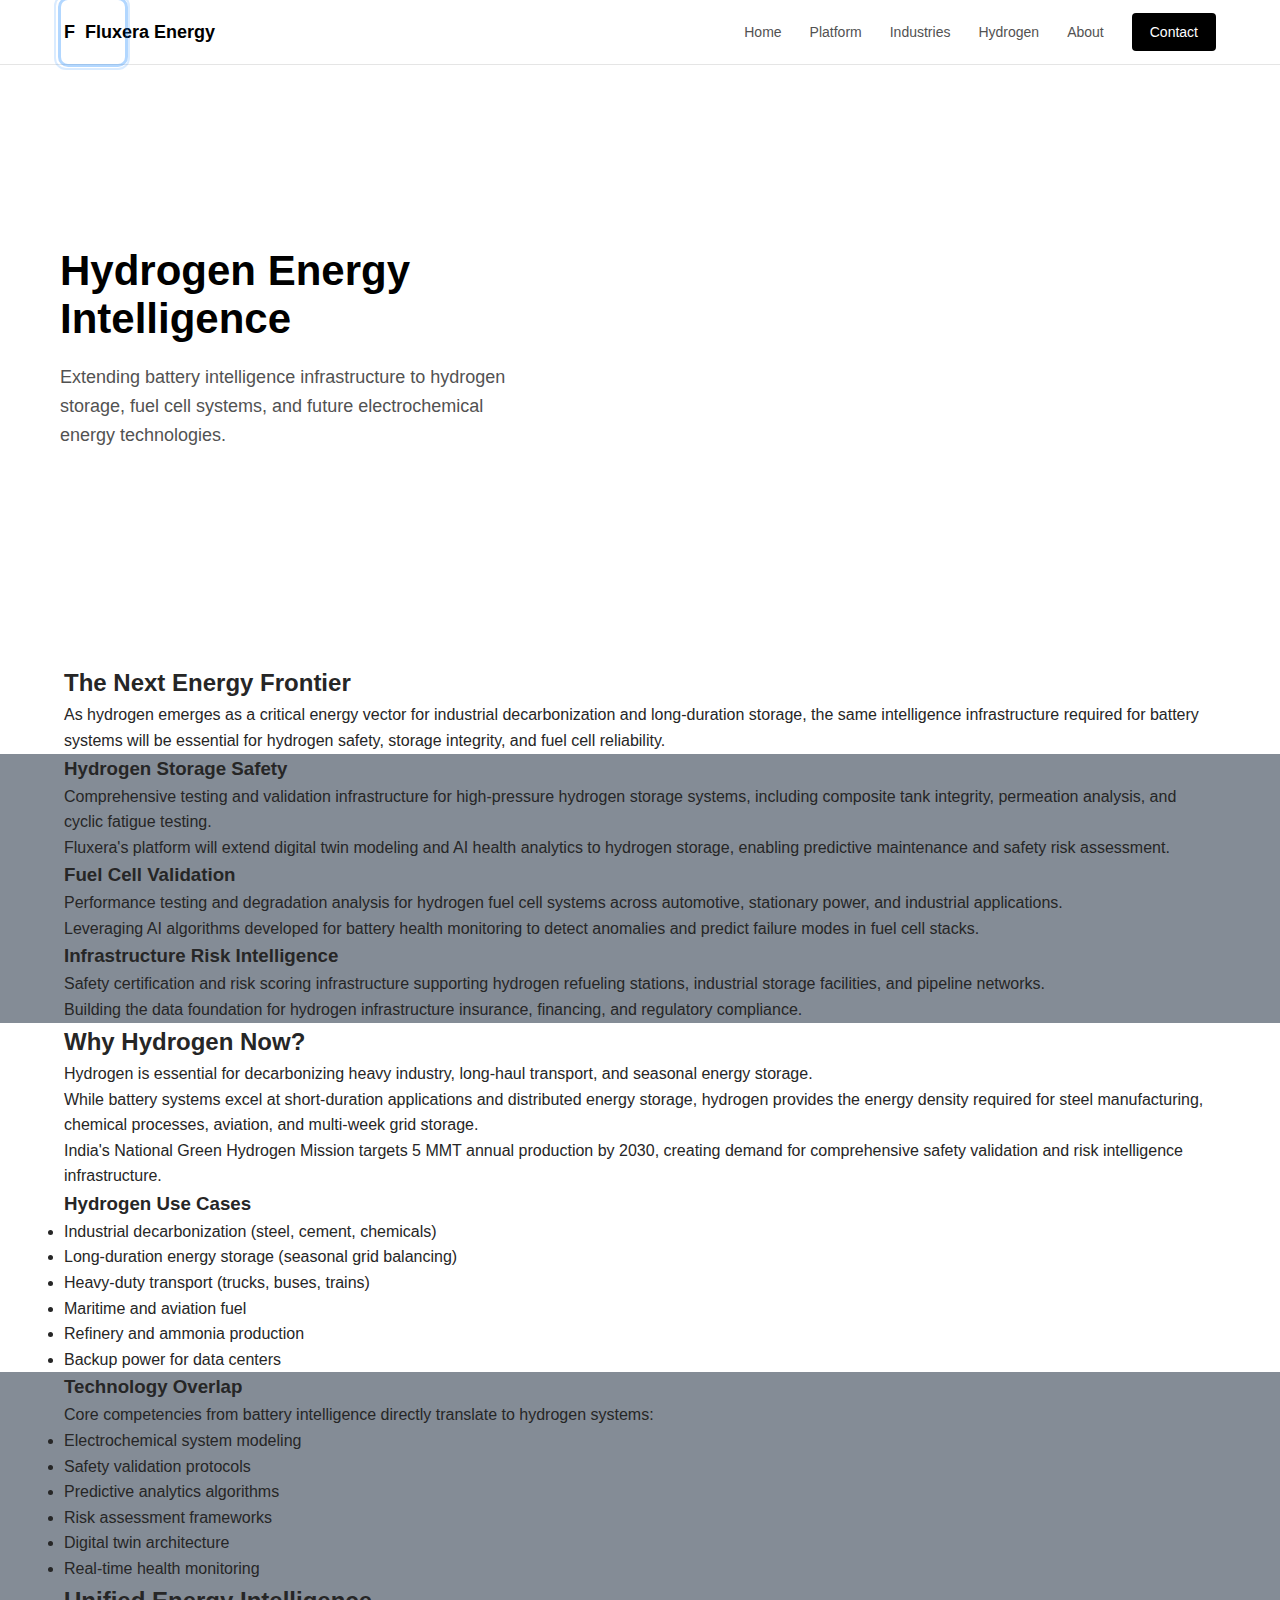
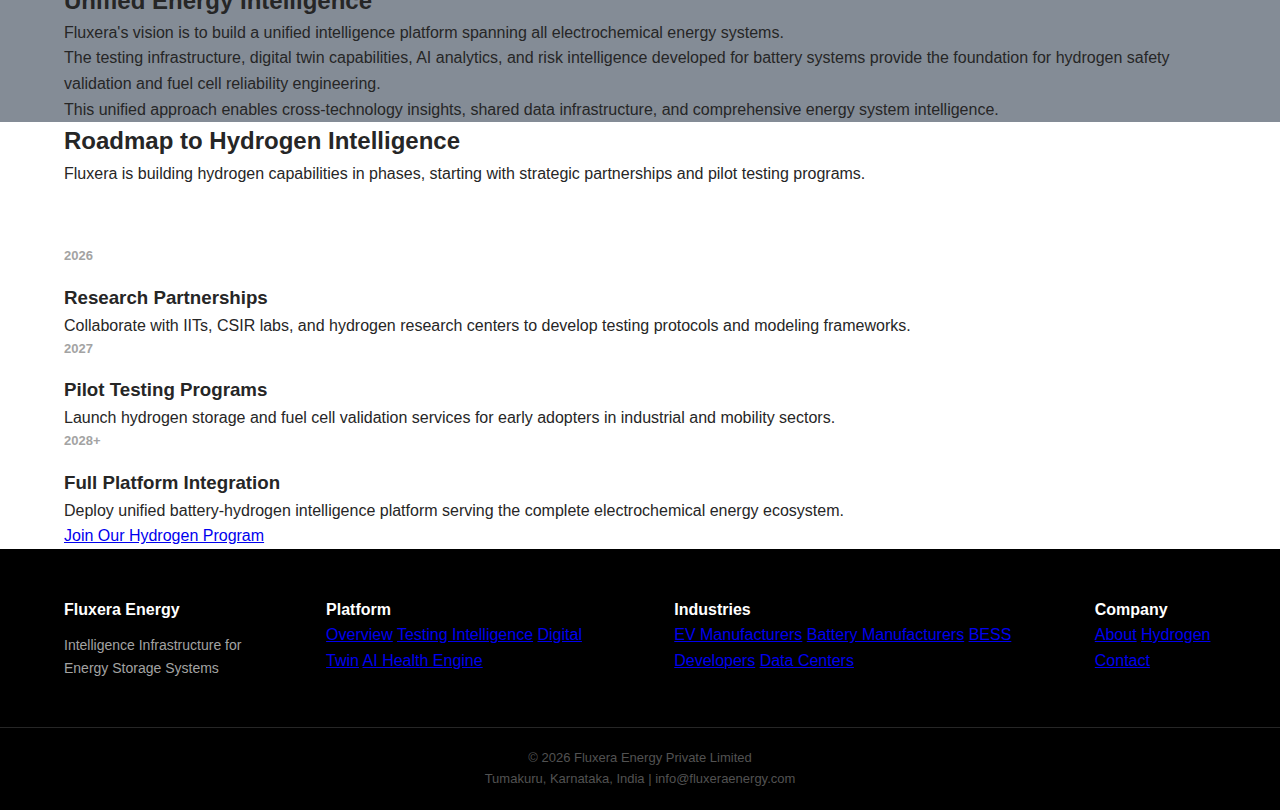
<file: hydrogen.html>
<!DOCTYPE html>
<html lang="en">
<head>
  <meta charset="UTF-8">
  <meta name="viewport" content="width=device-width, initial-scale=1.0">
  <meta name="description" content="Hydrogen Energy Intelligence - Future expansion into hydrogen storage safety">
  <title>Hydrogen | Fluxera Energy</title>
  
  <!-- Open Graph / Social Media Tags -->
  <meta property="og:type" content="website">
  <meta property="og:url" content="https://fluxeraenergy.github.io/hydrogen.html">
  <meta property="og:title" content="Hydrogen Vision | Fluxera Energy">
  <meta property="og:description" content="Expanding intelligence infrastructure to hydrogen storage safety, fuel cell validation, and green hydrogen systems for industrial decarbonization.">
  <meta property="og:image" content="https://fluxeraenergy.github.io/fluxera.jpeg">
  
  <!-- Twitter Card Tags -->
  <meta property="twitter:card" content="summary_large_image">
  <meta property="twitter:url" content="https://fluxeraenergy.github.io/hydrogen.html">
  <meta property="twitter:title" content="Hydrogen Vision | Fluxera Energy">
  <meta property="twitter:description" content="Expanding intelligence infrastructure to hydrogen storage safety, fuel cell validation, and green hydrogen systems for industrial decarbonization.">
  <meta property="twitter:image" content="https://fluxeraenergy.github.io/fluxera.jpeg">
  
  <link rel="stylesheet" href="style.css">
</head>
 
<body>
 
<nav>
  <div class="nav-container">
    <div class="logo">
      <div class="logo-icon">F</div>
      Fluxera Energy
    </div>
    <div class="mobile-menu-toggle" onclick="toggleMobileMenu()">
      <span></span>
      <span></span>
      <span></span>
    </div>
    <div class="nav-links">
      <a href="index.html">Home</a>
      <a href="platform.html">Platform</a>
      <a href="industries.html">Industries</a>
      <a href="hydrogen.html">Hydrogen</a>
      <a href="about.html">About</a>
      <a href="contact.html" class="nav-cta">Contact</a>
    </div>
  </div>
</nav>

<div class="hero">
  <div class="hero-content">
    <h1>Hydrogen Energy Intelligence</h1>
    <p class="hero-subtext">
      Extending battery intelligence infrastructure to hydrogen storage, fuel cell systems, and future electrochemical energy technologies.
    </p>
  </div>
</div>

<section>
  <div class="container">
    <div class="content-block centered">
      <h2>The Next Energy Frontier</h2>
      <p class="large-text">
        As hydrogen emerges as a critical energy vector for industrial decarbonization and long-duration storage, the same intelligence infrastructure required for battery systems will be essential for hydrogen safety, storage integrity, and fuel cell reliability.
      </p>
    </div>
  </div>
</section>

<section style="background: rgba(10, 26, 46, 0.5);">
  <div class="container">
    <div class="grid-3">
      <div class="card fade-in-up">
        <h3>Hydrogen Storage Safety</h3>
        <p>
          Comprehensive testing and validation infrastructure for high-pressure hydrogen storage systems, including composite tank integrity, permeation analysis, and cyclic fatigue testing.
        </p>
        <p>
          Fluxera's platform will extend digital twin modeling and AI health analytics to hydrogen storage, enabling predictive maintenance and safety risk assessment.
        </p>
      </div>
      
      <div class="card fade-in-up">
        <h3>Fuel Cell Validation</h3>
        <p>
          Performance testing and degradation analysis for hydrogen fuel cell systems across automotive, stationary power, and industrial applications.
        </p>
        <p>
          Leveraging AI algorithms developed for battery health monitoring to detect anomalies and predict failure modes in fuel cell stacks.
        </p>
      </div>
      
      <div class="card fade-in-up">
        <h3>Infrastructure Risk Intelligence</h3>
        <p>
          Safety certification and risk scoring infrastructure supporting hydrogen refueling stations, industrial storage facilities, and pipeline networks.
        </p>
        <p>
          Building the data foundation for hydrogen infrastructure insurance, financing, and regulatory compliance.
        </p>
      </div>
    </div>
  </div>
</section>

<section>
  <div class="container">
    <div class="grid-2">
      <div class="content-block fade-in-up">
        <h2>Why Hydrogen Now?</h2>
        <p class="large-text">
          Hydrogen is essential for decarbonizing heavy industry, long-haul transport, and seasonal energy storage.
        </p>
        <p>
          While battery systems excel at short-duration applications and distributed energy storage, hydrogen provides the energy density required for steel manufacturing, chemical processes, aviation, and multi-week grid storage.
        </p>
        <p>
          India's National Green Hydrogen Mission targets 5 MMT annual production by 2030, creating demand for comprehensive safety validation and risk intelligence infrastructure.
        </p>
      </div>
      
      <div class="card fade-in-up">
        <h3>Hydrogen Use Cases</h3>
        <ul class="feature-list">
          <li>Industrial decarbonization (steel, cement, chemicals)</li>
          <li>Long-duration energy storage (seasonal grid balancing)</li>
          <li>Heavy-duty transport (trucks, buses, trains)</li>
          <li>Maritime and aviation fuel</li>
          <li>Refinery and ammonia production</li>
          <li>Backup power for data centers</li>
        </ul>
      </div>
    </div>
  </div>
</section>

<section style="background: rgba(10, 26, 46, 0.5);">
  <div class="container">
    <div class="grid-2">
      <div class="card fade-in-up">
        <h3>Technology Overlap</h3>
        <p>
          Core competencies from battery intelligence directly translate to hydrogen systems:
        </p>
        <ul class="feature-list">
          <li>Electrochemical system modeling</li>
          <li>Safety validation protocols</li>
          <li>Predictive analytics algorithms</li>
          <li>Risk assessment frameworks</li>
          <li>Digital twin architecture</li>
          <li>Real-time health monitoring</li>
        </ul>
      </div>
      
      <div class="content-block fade-in-up">
        <h2>Unified Energy Intelligence</h2>
        <p class="large-text">
          Fluxera's vision is to build a unified intelligence platform spanning all electrochemical energy systems.
        </p>
        <p>
          The testing infrastructure, digital twin capabilities, AI analytics, and risk intelligence developed for battery systems provide the foundation for hydrogen safety validation and fuel cell reliability engineering.
        </p>
        <p>
          This unified approach enables cross-technology insights, shared data infrastructure, and comprehensive energy system intelligence.
        </p>
      </div>
    </div>
  </div>
</section>

<section>
  <div class="container">
    <div class="content-block centered fade-in-up">
      <h2>Roadmap to Hydrogen Intelligence</h2>
      <p class="large-text">
        Fluxera is building hydrogen capabilities in phases, starting with strategic partnerships and pilot testing programs.
      </p>
      
      <div class="grid-3" style="margin-top: 60px;">
        <div class="card fade-in-up">
          <div class="card-number">2026</div>
          <h3>Research Partnerships</h3>
          <p>
            Collaborate with IITs, CSIR labs, and hydrogen research centers to develop testing protocols and modeling frameworks.
          </p>
        </div>
        
        <div class="card fade-in-up">
          <div class="card-number">2027</div>
          <h3>Pilot Testing Programs</h3>
          <p>
            Launch hydrogen storage and fuel cell validation services for early adopters in industrial and mobility sectors.
          </p>
        </div>
        
        <div class="card fade-in-up">
          <div class="card-number">2028+</div>
          <h3>Full Platform Integration</h3>
          <p>
            Deploy unified battery-hydrogen intelligence platform serving the complete electrochemical energy ecosystem.
          </p>
        </div>
      </div>
      
      <a href="contact.html" class="cta" style="margin-top: 60px;">Join Our Hydrogen Program</a>
    </div>
  </div>
</section>

<footer>
  <div class="footer-content">
    <div class="footer-brand">
      <div class="footer-logo">Fluxera Energy</div>
      <p>Intelligence Infrastructure for Energy Storage Systems</p>
    </div>
    
    <div class="footer-links">
      <div class="footer-column">
        <h4>Platform</h4>
        <a href="platform.html">Overview</a>
        <a href="platform.html#testing">Testing Intelligence</a>
        <a href="platform.html#digital-twin">Digital Twin</a>
        <a href="platform.html#ai-health">AI Health Engine</a>
      </div>
      
      <div class="footer-column">
        <h4>Industries</h4>
        <a href="industries.html">EV Manufacturers</a>
        <a href="industries.html">Battery Manufacturers</a>
        <a href="industries.html">BESS Developers</a>
        <a href="industries.html">Data Centers</a>
      </div>
      
      <div class="footer-column">
        <h4>Company</h4>
        <a href="about.html">About</a>
        <a href="hydrogen.html">Hydrogen</a>
        <a href="contact.html">Contact</a>
      </div>
    </div>
  </div>
  
  <div class="footer-bottom">
    <p>© 2026 Fluxera Energy Private Limited</p>
    <p>Tumakuru, Karnataka, India | info@fluxeraenergy.com</p>
  </div>
</footer>

<script>
// Mobile menu toggle
function toggleMobileMenu() {
  const navLinks = document.querySelector('.nav-links');
  const menuToggle = document.querySelector('.mobile-menu-toggle');
  navLinks.classList.toggle('active');
  menuToggle.classList.toggle('active');
}

// Scroll animations
const observerOptions = {
  threshold: 0.1,
  rootMargin: '0px 0px -50px 0px'
};

const observer = new IntersectionObserver((entries) => {
  entries.forEach(entry => {
    if (entry.isIntersecting) {
      entry.target.classList.add('visible');
    }
  });
}, observerOptions);

// Observe all elements with fade-in classes
document.addEventListener('DOMContentLoaded', () => {
  const fadeElements = document.querySelectorAll('.fade-in-up, .fade-in');
  fadeElements.forEach(el => observer.observe(el));
});
</script>
 
</body>
</html>
</file>
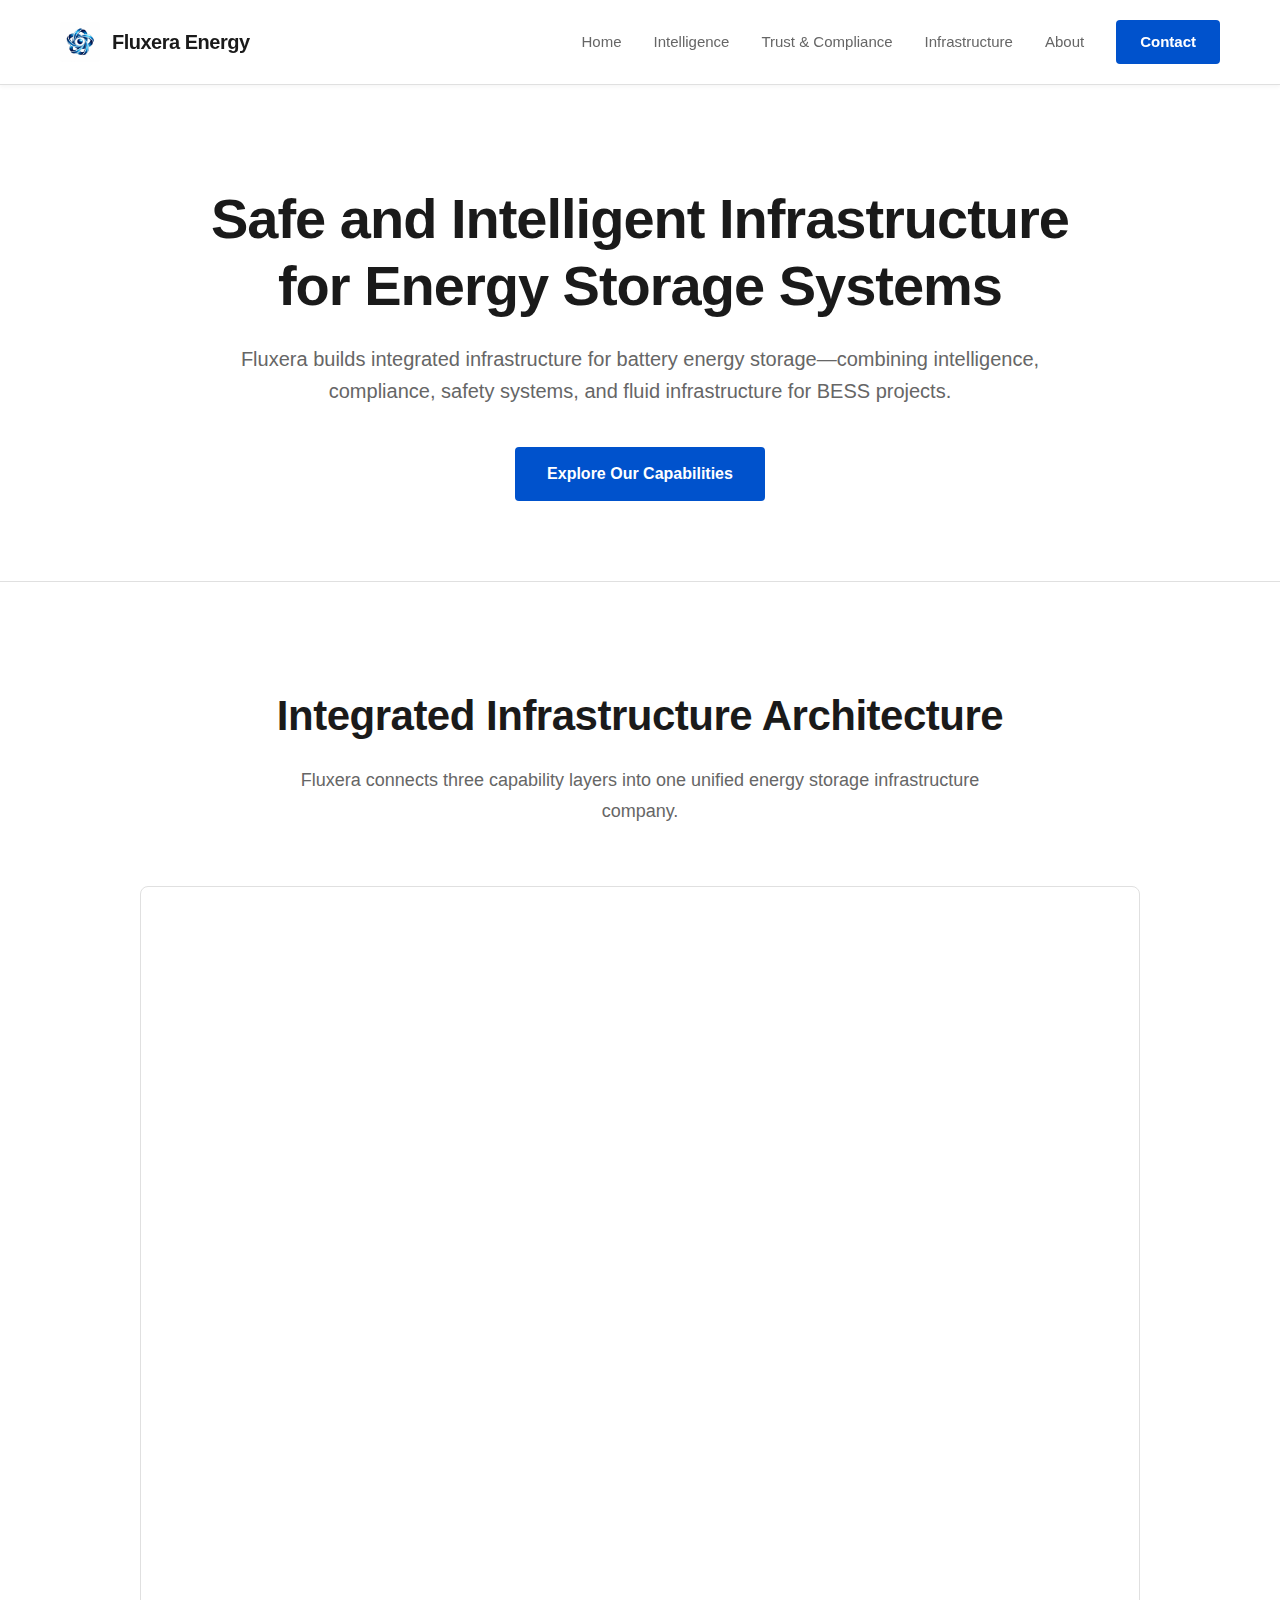
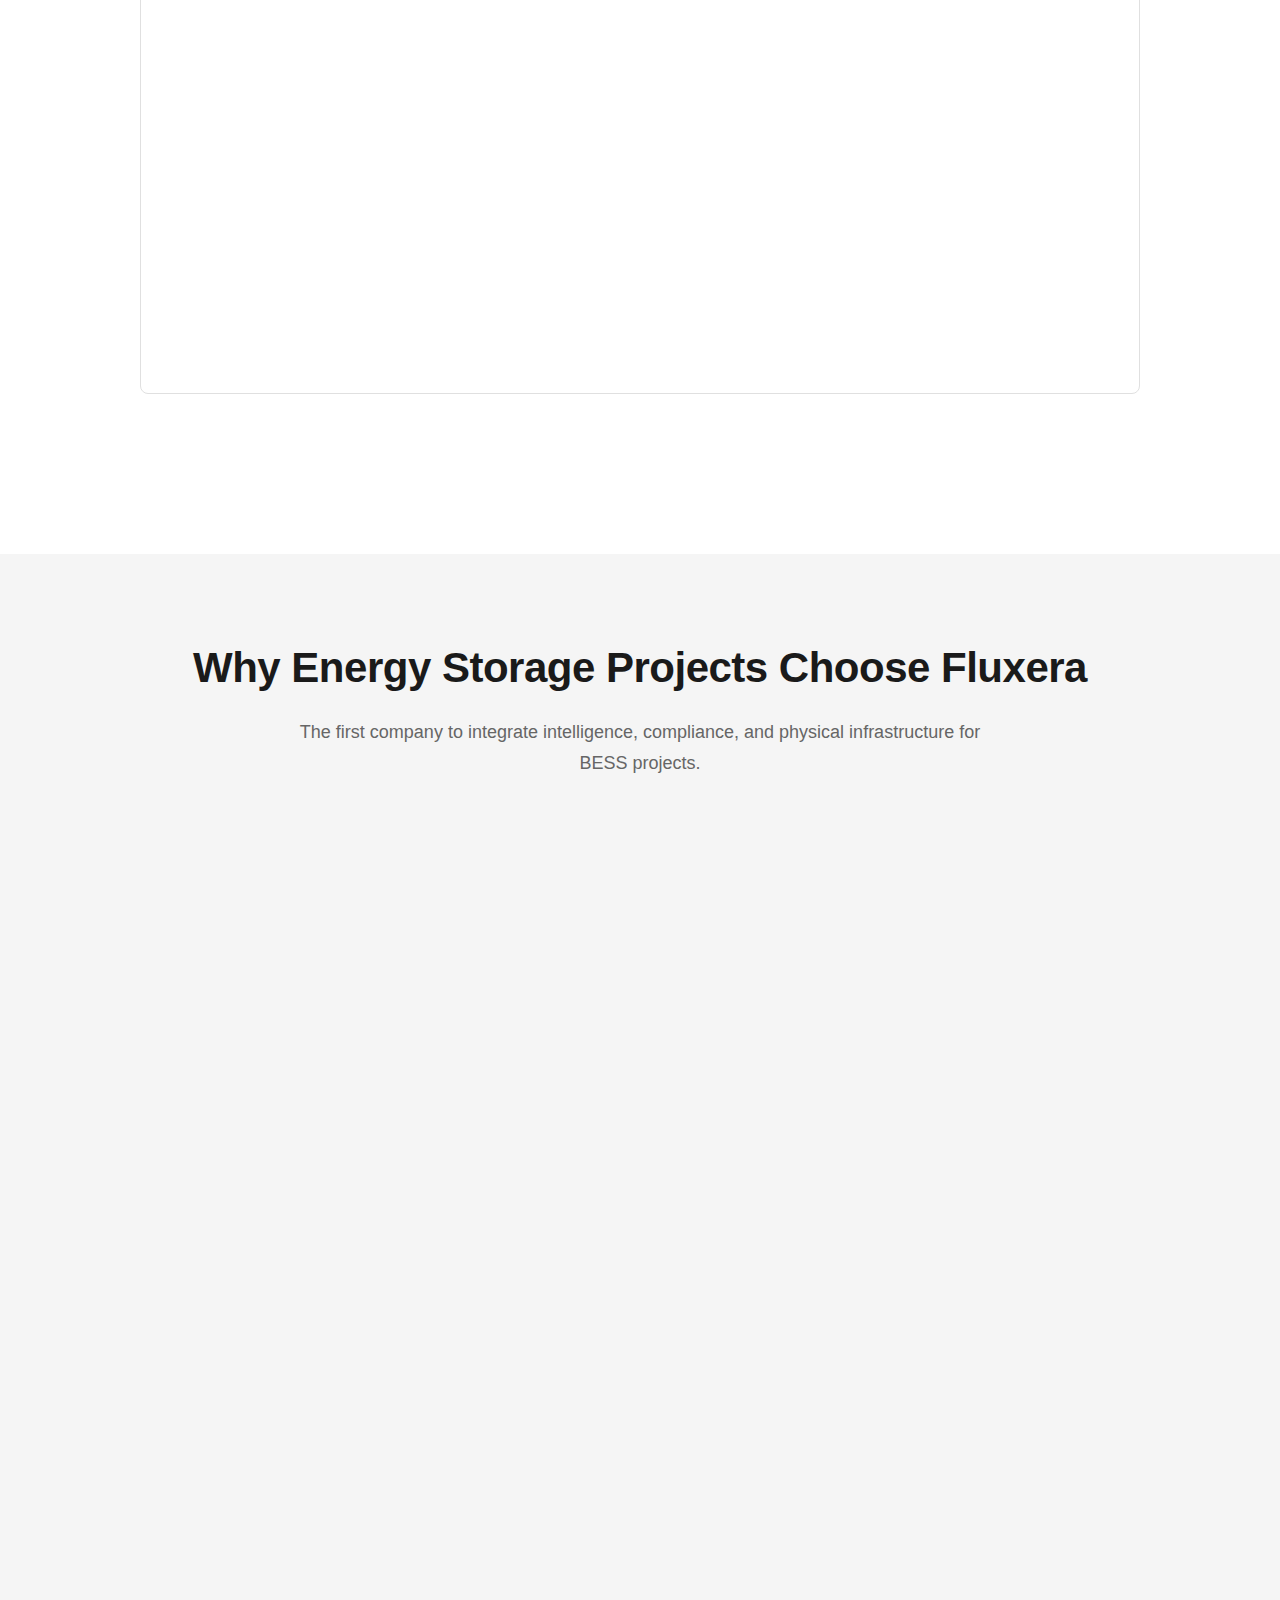
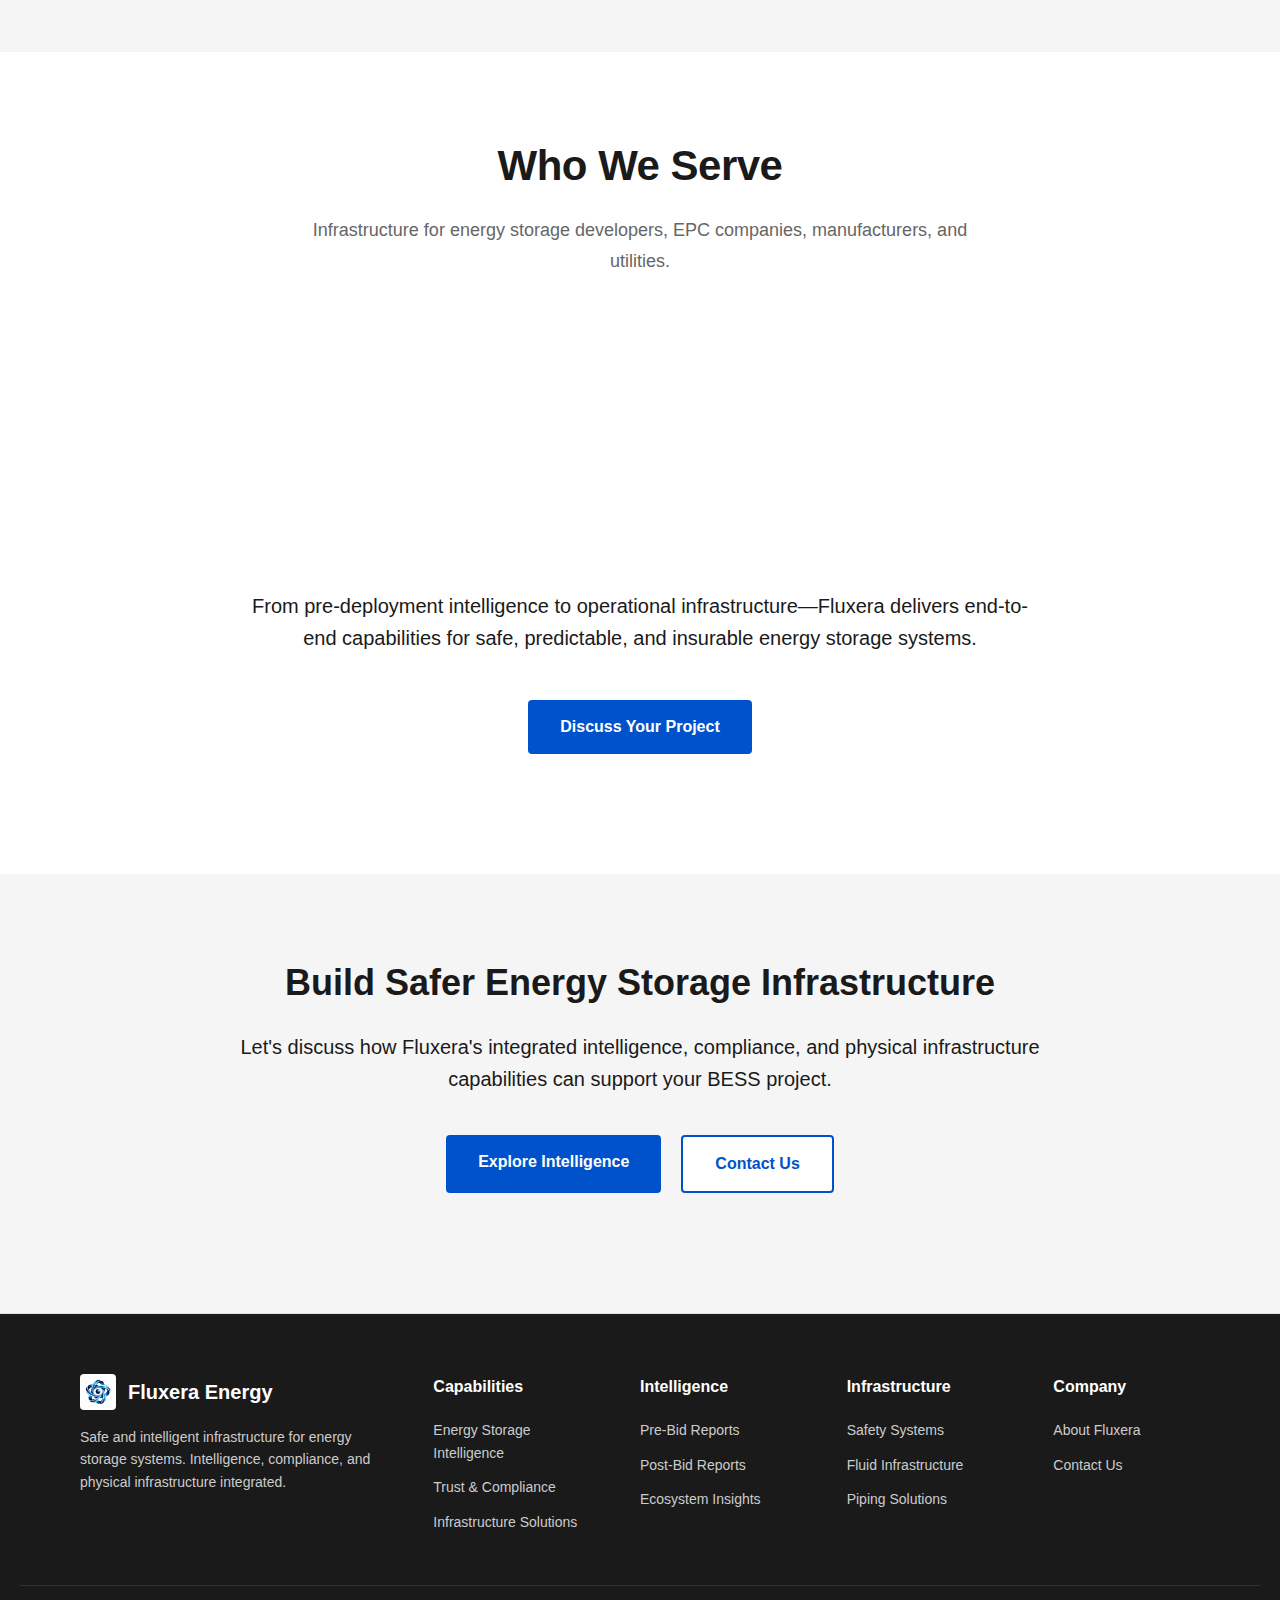
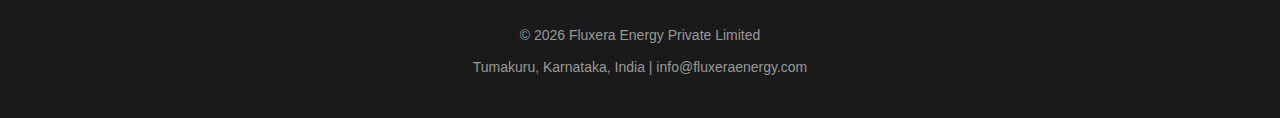
<file: index-backup-feb2026.html>
<!DOCTYPE html>
<html lang="en">
<head>
  <meta charset="UTF-8">
  <meta name="viewport" content="width=device-width, initial-scale=1.0">
  
  <!-- Primary Meta Tags -->
  <title>Fluxera Energy | Safe and Intelligent Infrastructure for Energy Storage Systems</title>
  <meta name="title" content="Fluxera Energy | Safe and Intelligent Infrastructure for Energy Storage Systems">
  <meta name="description" content="Fluxera builds safe and intelligent infrastructure for energy storage systems—combining intelligence, compliance, safety infrastructure, and fluid infrastructure for BESS projects.">
  <meta name="keywords" content="Energy storage infrastructure, BESS infrastructure, battery safety systems, fluid infrastructure BESS, HDPE piping energy storage, battery intelligence platform, pre-bid energy storage reports, compliance infrastructure, EPC infrastructure solutions">
  <meta name="author" content="Fluxera Energy Private Limited">
  <meta name="robots" content="index, follow">
  
  <!-- Open Graph -->
  <meta property="og:type" content="website">
  <meta property="og:url" content="https://fluxeraenergy.com/">
  <meta property="og:title" content="Fluxera Energy | Safe and Intelligent Infrastructure for Energy Storage Systems">
  <meta property="og:description" content="Intelligence, compliance, and physical infrastructure for battery energy storage systems.">
  <meta property="og:image" content="https://fluxeraenergy.com/fluxera.jpeg">
  
  <!-- Twitter Card -->
  <meta name="twitter:card" content="summary_large_image">
  <meta name="twitter:url" content="https://fluxeraenergy.com/">
  <meta name="twitter:title" content="Fluxera Energy | Safe and Intelligent Infrastructure for Energy Storage Systems">
  <meta name="twitter:description" content="Intelligence, compliance, and physical infrastructure for battery energy storage systems.">
  <meta name="twitter:image" content="https://fluxeraenergy.com/fluxera.jpeg">
  
  <!-- Canonical URL -->
  <link rel="canonical" href="https://fluxeraenergy.com/">
  
  <!-- Favicon -->
  <link rel="icon" type="image/jpeg" href="fluxera.jpeg">
  
  <!-- Geo Tags -->
  <meta name="geo.region" content="IN-KA">
  <meta name="geo.placename" content="Tumakuru, Karnataka">
  
  <link rel="stylesheet" href="style-new.css">
</head>
 
<body>
 
<nav>
  <div class="nav-container">
    <div class="logo">
      <img src="fluxera.jpeg" alt="Fluxera Energy Logo" class="logo-image">
      Fluxera Energy
    </div>
    <div class="mobile-menu-toggle" onclick="toggleMobileMenu()">
      <span></span>
      <span></span>
      <span></span>
    </div>
    <div class="nav-links">
      <a href="index.html">Home</a>
      <a href="intelligence.html">Intelligence</a>
      <a href="compliance.html">Trust & Compliance</a>
      <a href="infrastructure.html">Infrastructure</a>
      <a href="about.html">About</a>
      <a href="contact.html" class="nav-cta">Contact</a>
    </div>
  </div>
</nav>
 
<div class="hero">
  <div class="hero-content">
    <h1>Safe and Intelligent Infrastructure for Energy Storage Systems</h1>
    <p class="hero-subtext">
      Fluxera builds integrated infrastructure for battery energy storage—combining intelligence, compliance, safety systems, and fluid infrastructure for BESS projects.
    </p>
    <a href="#architecture" class="cta">Explore Our Capabilities</a>
  </div>
</div>

<!-- Three-Layer Architecture -->
<section id="architecture" style="padding: 100px 20px;">
  <div class="container">
    <div class="section-header">
      <h2>Integrated Infrastructure Architecture</h2>
      <p>Fluxera connects three capability layers into one unified energy storage infrastructure company.</p>
    </div>
    
    <div class="architecture-stack">
      <!-- Layer 1: Intelligence -->
      <div class="layer intelligence fade-in-up">
        <div class="layer-header">
          <div class="layer-number">1</div>
          <div class="layer-title">
            <h3>Energy Storage Intelligence</h3>
            <p>Pre-deployment risk assessment and operational performance analytics</p>
          </div>
        </div>
        <div class="layer-content">
          <ul>
            <li>Pre-bid intelligence reports</li>
            <li>Post-bid intelligence reports</li>
            <li>Battery health diagnostics</li>
            <li>Safety performance scoring</li>
            <li>Lifecycle risk analytics</li>
            <li>Energy storage ecosystem insights</li>
            <li>Hydrogen energy storage (future)</li>
            <li>Vendor credibility assessment</li>
          </ul>
        </div>
      </div>
      
      <!-- Layer 2: Trust & Compliance -->
      <div class="layer compliance fade-in-up">
        <div class="layer-header">
          <div class="layer-number">2</div>
          <div class="layer-title">
            <h3>Trust & Compliance Infrastructure</h3>
            <p>Physical testing coordination and certification readiness</p>
          </div>
        </div>
        <div class="layer-content">
          <ul>
            <li>Physical battery testing coordination</li>
            <li>Certification readiness support</li>
            <li>Safety validation protocols</li>
            <li>Data intelligence layer</li>
            <li>Compliance documentation</li>
            <li>Standards alignment (AIS-156, IEC, UL)</li>
            <li>Export certification support</li>
            <li>Quality assurance frameworks</li>
          </ul>
        </div>
      </div>
      
      <!-- Layer 3: Infrastructure Solutions -->
      <div class="layer infrastructure fade-in-up">
        <div class="layer-header">
          <div class="layer-number">3</div>
          <div class="layer-title">
            <h3>Infrastructure Solutions</h3>
            <p>Safety systems and fluid infrastructure for BESS projects</p>
          </div>
        </div>
        <div class="layer-content">
          <ul>
            <li>Safety infrastructure systems</li>
            <li>Fire suppression systems distribution</li>
            <li>Fluid infrastructure solutions</li>
            <li>HDPE, PPR, CI, MS, SS piping</li>
            <li>Carbon steel piping systems</li>
            <li>Pipe routing design</li>
            <li>Installation supervision</li>
            <li>Testing & commissioning</li>
          </ul>
        </div>
      </div>
    </div>
  </div>
</section>

<!-- Why Fluxera -->
<section class="alt-bg">
  <div class="container">
    <div class="section-header">
      <h2>Why Energy Storage Projects Choose Fluxera</h2>
      <p>The first company to integrate intelligence, compliance, and physical infrastructure for BESS projects.</p>
    </div>
    
    <div class="grid-3">
      <div class="card fade-in-up">
        <div class="card-icon">🎯</div>
        <h3>Single-Source Infrastructure</h3>
        <p>One company for intelligence, compliance, safety systems, and fluid infrastructure—reducing coordination complexity for EPC companies and developers.</p>
      </div>
      
      <div class="card fade-in-up">
        <div class="card-icon">🔍</div>
        <h3>Intelligence-First Approach</h3>
        <p>Pre-bid intelligence reports reduce risk. Post-bid intelligence ensures deployed systems perform as expected. Data-driven decisions across the project lifecycle.</p>
      </div>
      
      <div class="card fade-in-up">
        <div class="card-icon">✓</div>
        <h3>Trust & Compliance</h3>
        <p>Testing coordination and certification readiness give investors, lenders, and insurers confidence in project quality and safety validation.</p>
      </div>
      
      <div class="card fade-in-up">
        <div class="card-icon">🏗️</div>
        <h3>Execution Capabilities</h3>
        <p>We don't just provide reports—we deliver and install safety infrastructure, fluid systems, and piping solutions for operational BESS projects.</p>
      </div>
      
      <div class="card fade-in-up">
        <div class="card-icon">⚡</div>
        <h3>Energy Storage Focus</h3>
        <p>Deep expertise in battery energy storage systems. We understand BESS safety requirements, thermal management, and infrastructure integration.</p>
      </div>
      
      <div class="card fade-in-up">
        <div class="card-icon">🔧</div>
        <h3>Engineering Credibility</h3>
        <p>Technical rigor in intelligence methodology, compliance frameworks, and infrastructure design. Built for engineers, by engineers.</p>
      </div>
    </div>
  </div>
</section>

<!-- Target Customers -->
<section>
  <div class="container">
    <div class="section-header">
      <h2>Who We Serve</h2>
      <p>Infrastructure for energy storage developers, EPC companies, manufacturers, and utilities.</p>
    </div>
    
    <div class="capability-grid">
      <div class="capability-pill fade-in-up">
        <div class="icon">🔋</div>
        <div class="text">Battery Energy Storage Developers</div>
      </div>
      <div class="capability-pill fade-in-up">
        <div class="icon">🏗️</div>
        <div class="text">EPC Companies</div>
      </div>
      <div class="capability-pill fade-in-up">
        <div class="icon">🏭</div>
        <div class="text">Battery Manufacturers</div>
      </div>
      <div class="capability-pill fade-in-up">
        <div class="icon">⚡</div>
        <div class="text">Utility-Scale Storage Operators</div>
      </div>
      <div class="capability-pill fade-in-up">
        <div class="icon">🏢</div>
        <div class="text">Industrial Infrastructure Companies</div>
      </div>
      <div class="capability-pill fade-in-up">
        <div class="icon">💼</div>
        <div class="text">Energy Investors & Lenders</div>
      </div>
    </div>
    
    <div class="content-block centered" style="margin-top: 60px;">
      <p class="large-text">
        From pre-deployment intelligence to operational infrastructure—Fluxera delivers end-to-end capabilities for safe, predictable, and insurable energy storage systems.
      </p>
      <a href="contact.html" class="cta" style="margin-top: 30px;">Discuss Your Project</a>
    </div>
  </div>
</section>

<!-- CTA Footer Section -->
<section class="alt-bg" style="padding: 80px 20px;">
  <div class="container">
    <div class="content-block centered">
      <h2>Build Safer Energy Storage Infrastructure</h2>
      <p class="large-text" style="margin-bottom: 40px;">
        Let's discuss how Fluxera's integrated intelligence, compliance, and physical infrastructure capabilities can support your BESS project.
      </p>
      <div style="display: flex; gap: 20px; justify-content: center; flex-wrap: wrap;">
        <a href="intelligence.html" class="cta">Explore Intelligence</a>
        <a href="contact.html" class="cta-secondary">Contact Us</a>
      </div>
    </div>
  </div>
</section>

<footer>
  <div class="footer-content">
    <div class="footer-brand">
      <div class="footer-logo">
        <img src="fluxera.jpeg" alt="Fluxera Energy Logo" class="footer-logo-image">
        Fluxera Energy
      </div>
      <p>Safe and intelligent infrastructure for energy storage systems. Intelligence, compliance, and physical infrastructure integrated.</p>
    </div>
    
    <div class="footer-column">
      <h4>Capabilities</h4>
      <a href="intelligence.html">Energy Storage Intelligence</a>
      <a href="compliance.html">Trust & Compliance</a>
      <a href="infrastructure.html">Infrastructure Solutions</a>
    </div>
    
    <div class="footer-column">
      <h4>Intelligence</h4>
      <a href="intelligence.html#pre-bid">Pre-Bid Reports</a>
      <a href="intelligence.html#post-bid">Post-Bid Reports</a>
      <a href="intelligence.html#insights">Ecosystem Insights</a>
    </div>
    
    <div class="footer-column">
      <h4>Infrastructure</h4>
      <a href="infrastructure.html#safety">Safety Systems</a>
      <a href="infrastructure.html#fluid">Fluid Infrastructure</a>
      <a href="infrastructure.html#piping">Piping Solutions</a>
    </div>
    
    <div class="footer-column">
      <h4>Company</h4>
      <a href="about.html">About Fluxera</a>
      <a href="contact.html">Contact Us</a>
    </div>
  </div>
  
  <div class="footer-bottom">
    <p>© 2026 Fluxera Energy Private Limited</p>
    <p>Tumakuru, Karnataka, India | info@fluxeraenergy.com</p>
  </div>
</footer>

<script>
// Mobile menu toggle
function toggleMobileMenu() {
  const navLinks = document.querySelector('.nav-links');
  const menuToggle = document.querySelector('.mobile-menu-toggle');
  navLinks.classList.toggle('active');
  menuToggle.classList.toggle('active');
}

// Scroll animations
const observerOptions = {
  threshold: 0.1,
  rootMargin: '0px 0px -50px 0px'
};

const observer = new IntersectionObserver((entries) => {
  entries.forEach(entry => {
    if (entry.isIntersecting) {
      entry.target.classList.add('visible');
    }
  });
}, observerOptions);

// Observe all elements with fade-in classes
document.addEventListener('DOMContentLoaded', () => {
  const fadeElements = document.querySelectorAll('.fade-in-up');
  fadeElements.forEach(el => observer.observe(el));
});
</script>
 
</body>
</html>
</file>
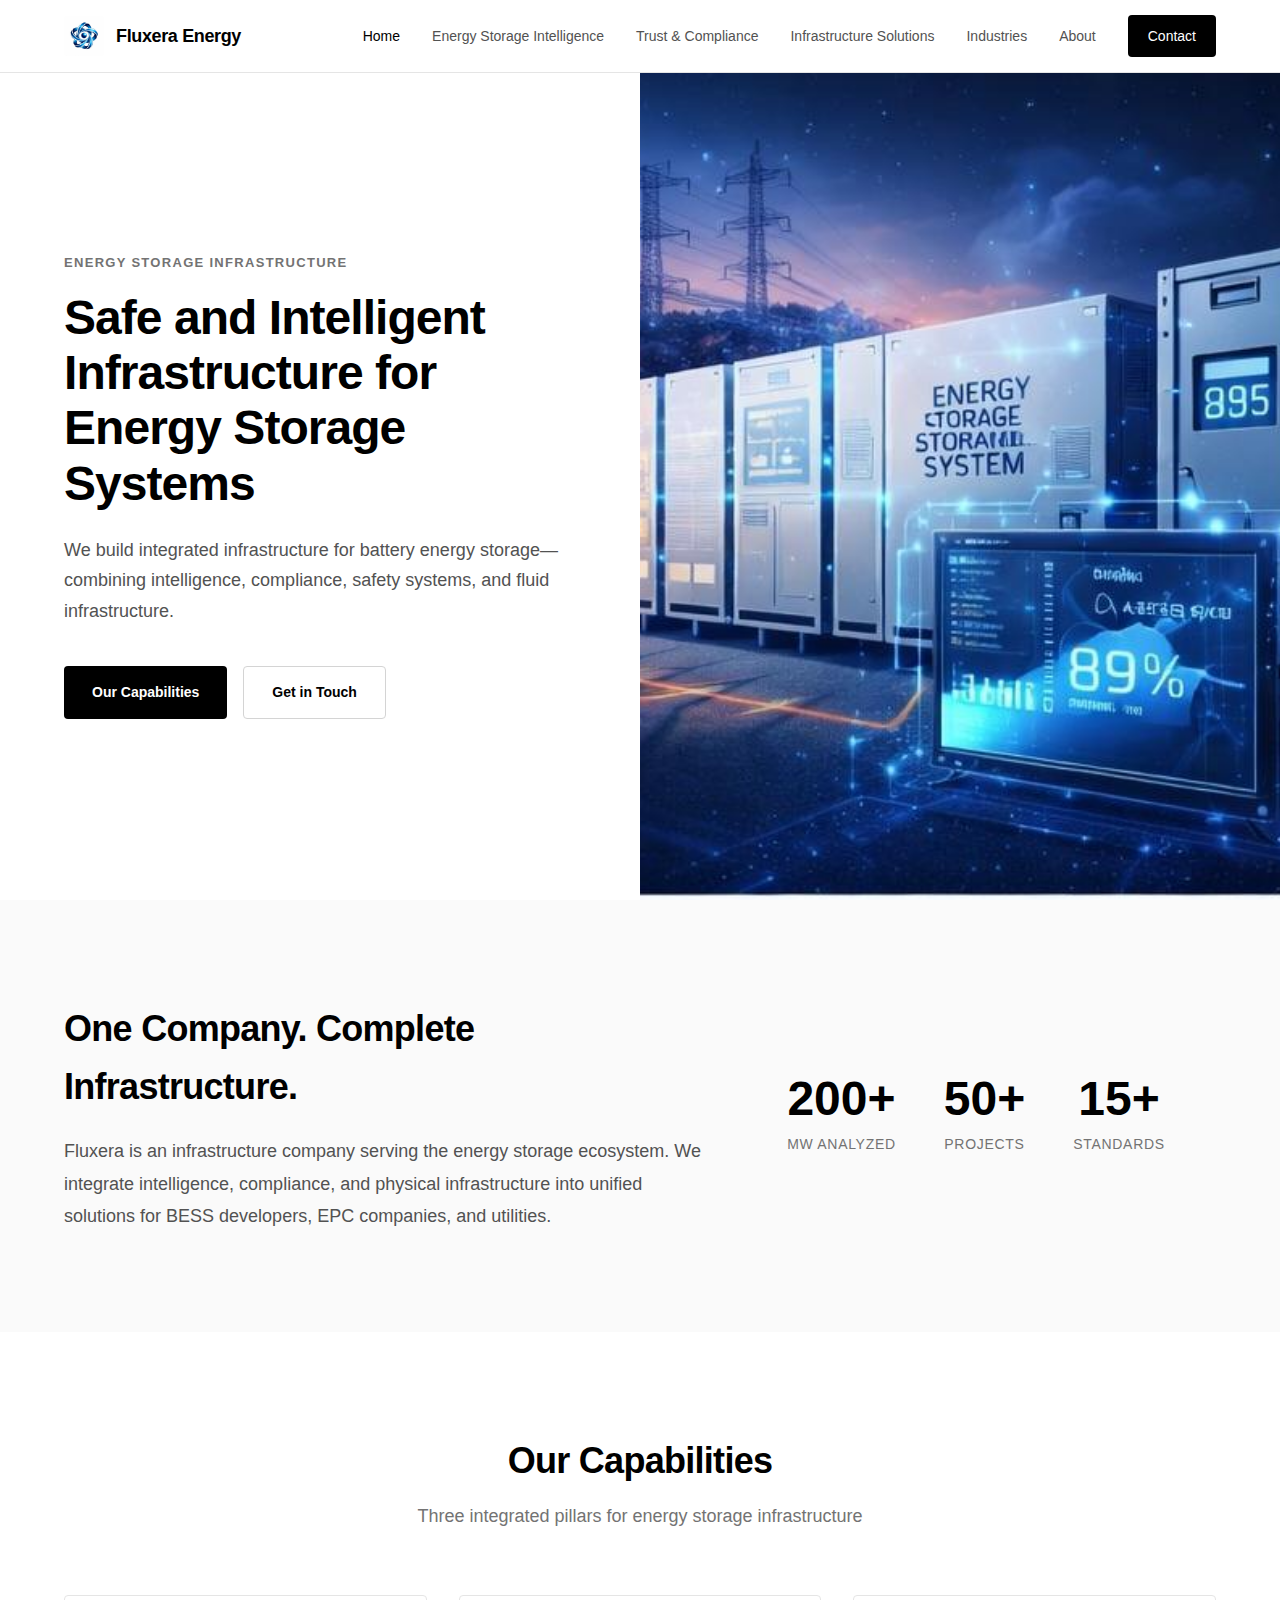
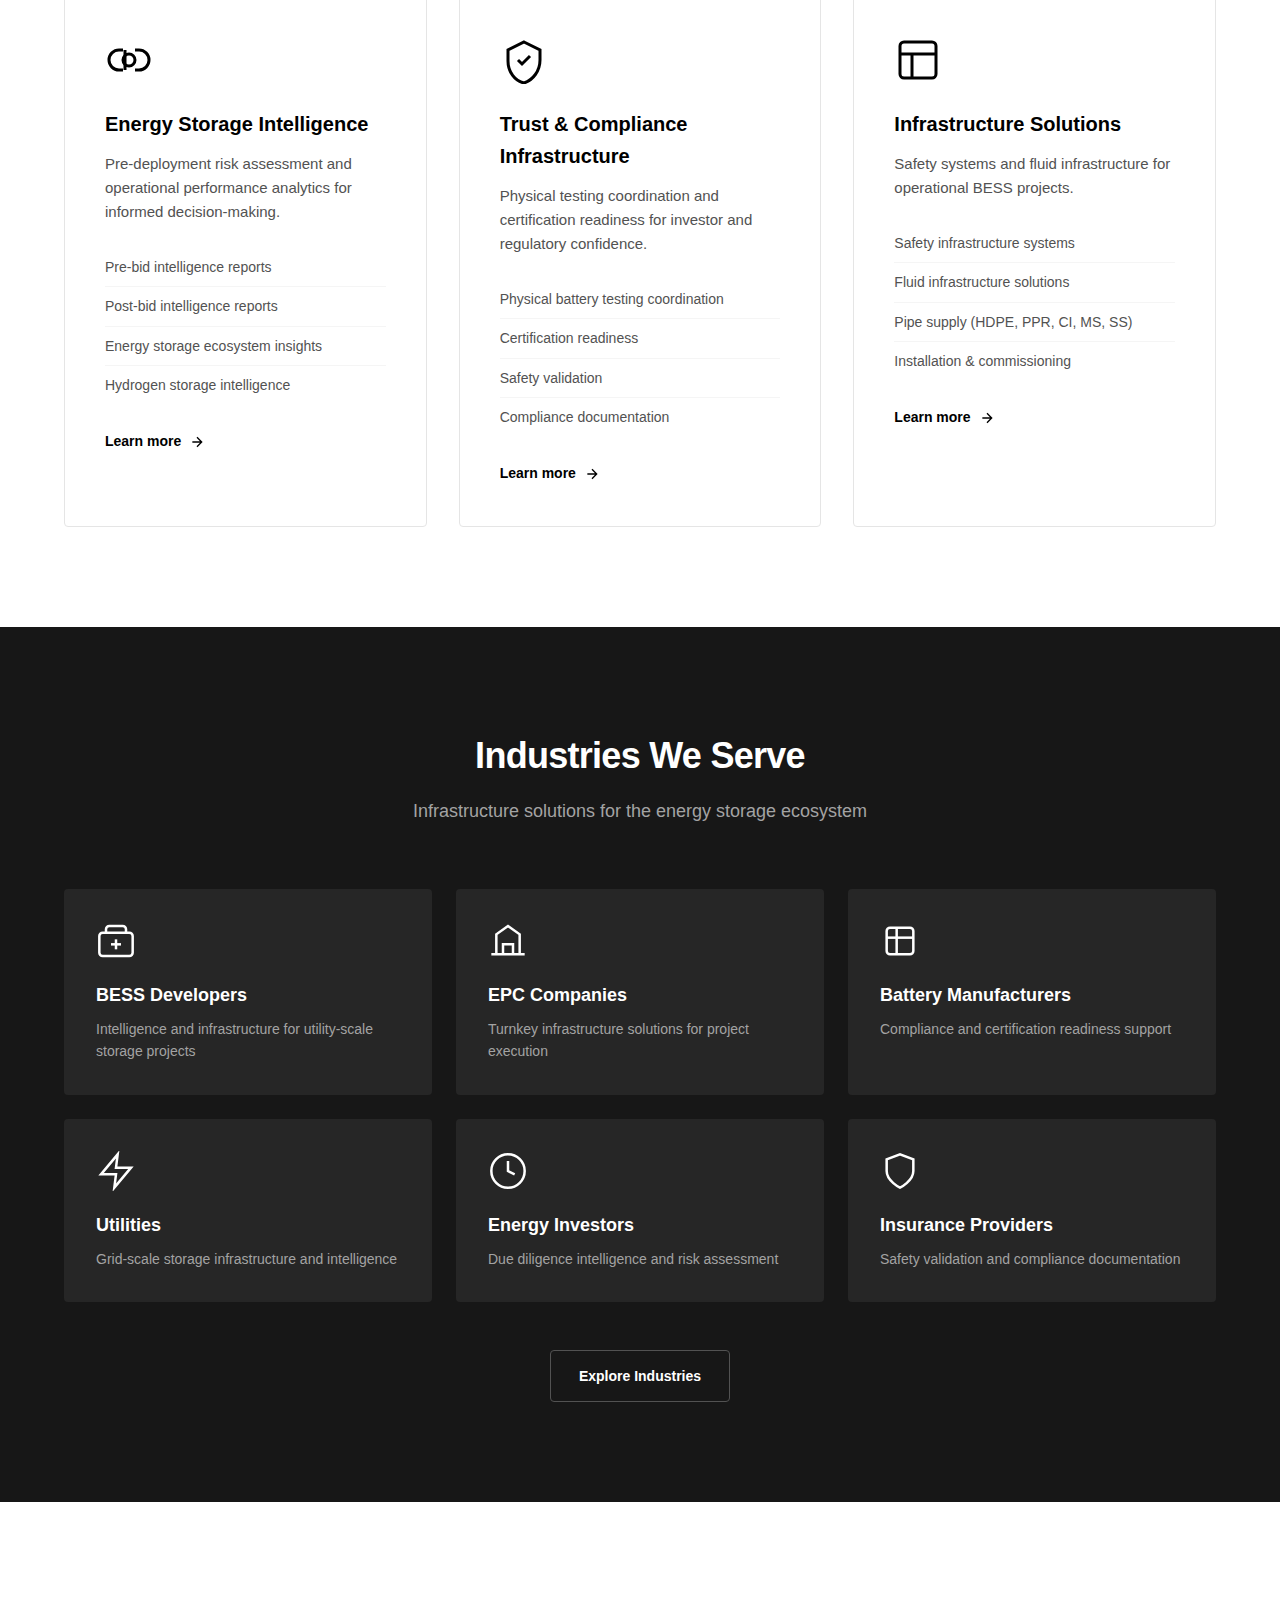
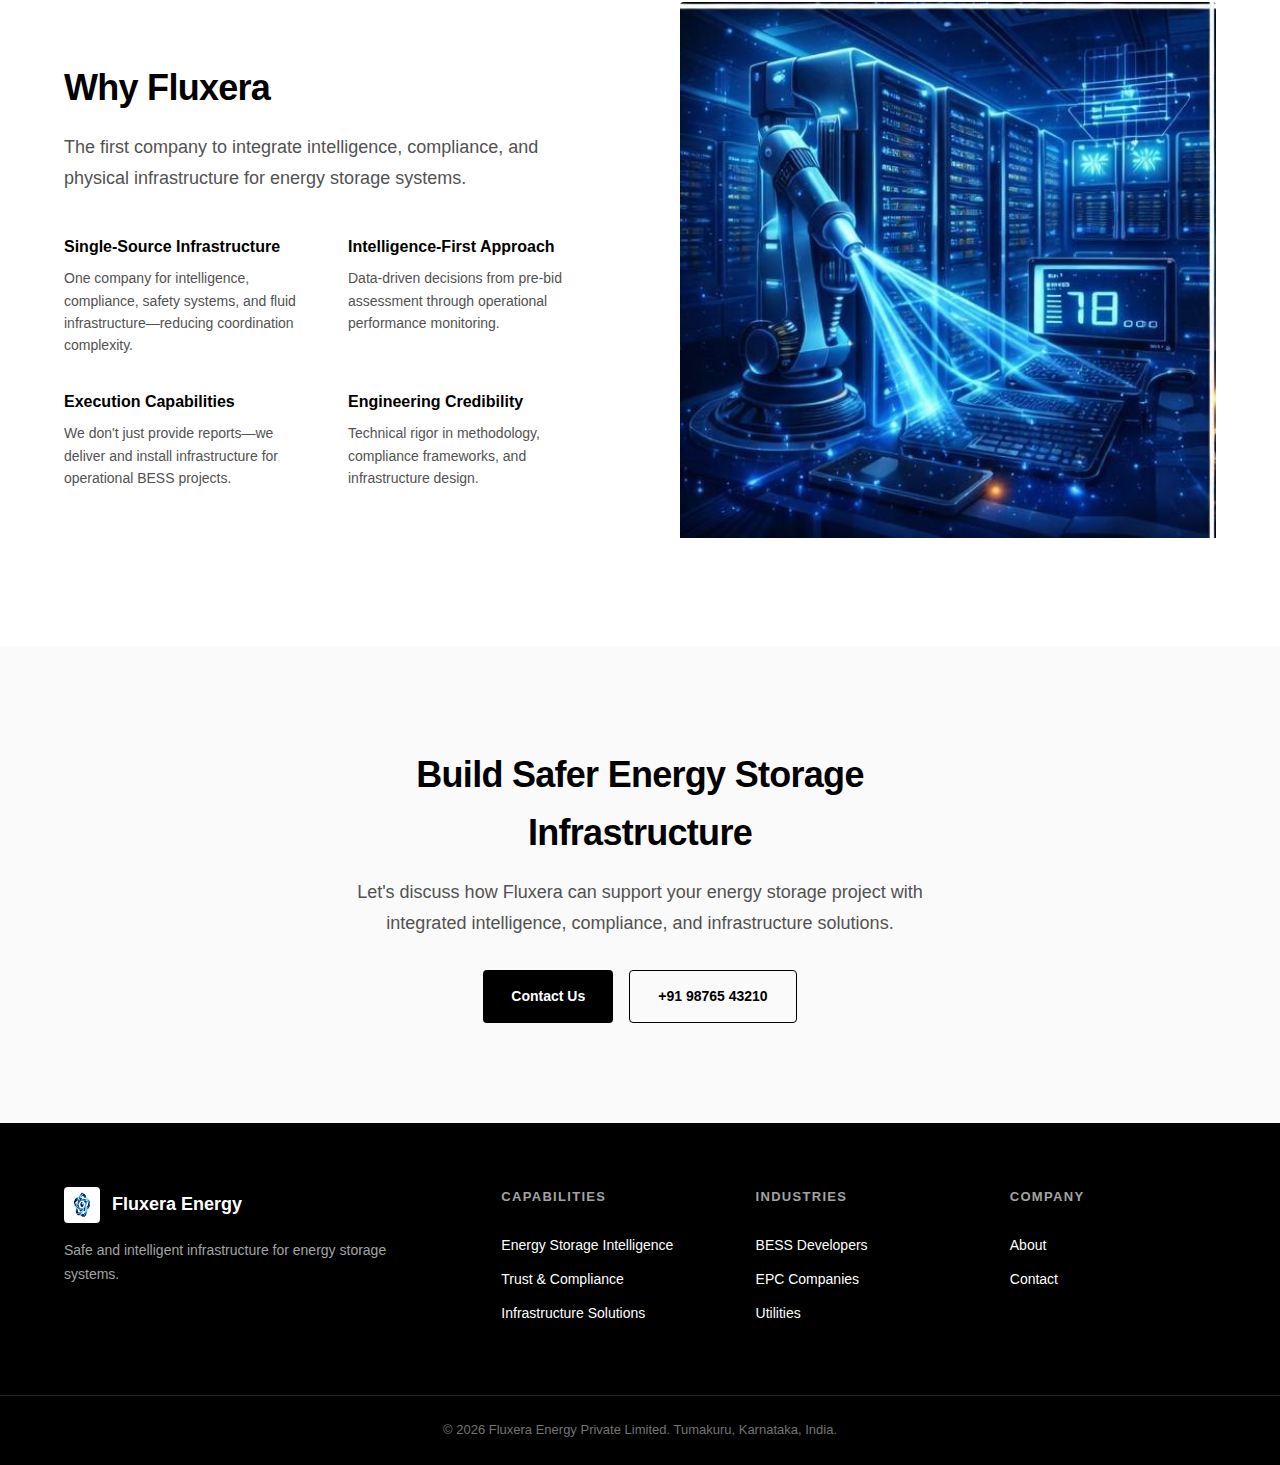
<file: index-enterprise.html>
<!DOCTYPE html>
<html lang="en">
<head>
  <meta charset="UTF-8">
  <meta name="viewport" content="width=device-width, initial-scale=1.0">
  
  <!-- Primary Meta Tags -->
  <title>Fluxera Energy | Safe and Intelligent Infrastructure for Energy Storage Systems</title>
  <meta name="title" content="Fluxera Energy | Safe and Intelligent Infrastructure for Energy Storage Systems">
  <meta name="description" content="Fluxera builds safe and intelligent infrastructure for energy storage systems—combining intelligence, compliance, safety infrastructure, and fluid infrastructure for BESS projects.">
  <meta name="keywords" content="Energy storage infrastructure, BESS infrastructure, battery safety systems, fluid infrastructure BESS, HDPE piping energy storage, battery intelligence platform, pre-bid energy storage reports, compliance infrastructure, EPC infrastructure solutions">
  <meta name="author" content="Fluxera Energy Private Limited">
  <meta name="robots" content="index, follow">
  
  <!-- Open Graph -->
  <meta property="og:type" content="website">
  <meta property="og:url" content="https://fluxeraenergy.com/">
  <meta property="og:title" content="Fluxera Energy | Safe and Intelligent Infrastructure for Energy Storage Systems">
  <meta property="og:description" content="Intelligence, compliance, and physical infrastructure for battery energy storage systems.">
  <meta property="og:image" content="https://fluxeraenergy.com/fluxera.jpeg">
  
  <!-- Twitter Card -->
  <meta name="twitter:card" content="summary_large_image">
  <meta name="twitter:url" content="https://fluxeraenergy.com/">
  <meta name="twitter:title" content="Fluxera Energy | Safe and Intelligent Infrastructure for Energy Storage Systems">
  <meta name="twitter:description" content="Intelligence, compliance, and physical infrastructure for battery energy storage systems.">
  <meta name="twitter:image" content="https://fluxeraenergy.com/fluxera.jpeg">
  
  <!-- Canonical URL -->
  <link rel="canonical" href="https://fluxeraenergy.com/">
  
  <!-- Favicon -->
  <link rel="icon" type="image/jpeg" href="fluxera.jpeg">
  
  <!-- Geo Tags -->
  <meta name="geo.region" content="IN-KA">
  <meta name="geo.placename" content="Tumakuru, Karnataka">
  
  <link rel="stylesheet" href="style-enterprise.css">
</head>
 
<body>

<!-- Navigation -->
<nav>
  <div class="nav-container">
    <a href="index.html" class="logo">
      <img src="fluxera.jpeg" alt="Fluxera Energy" class="logo-image">
      <span>Fluxera Energy</span>
    </a>
    
    <div class="mobile-toggle" onclick="toggleMenu()">
      <span></span>
      <span></span>
      <span></span>
    </div>
    
    <div class="nav-links">
      <a href="index.html" class="active">Home</a>
      <a href="intelligence.html">Energy Storage Intelligence</a>
      <a href="compliance.html">Trust & Compliance</a>
      <a href="infrastructure.html">Infrastructure Solutions</a>
      <a href="industries.html">Industries</a>
      <a href="about.html">About</a>
      <a href="contact.html" class="nav-cta">Contact</a>
    </div>
  </div>
</nav>

<!-- Hero Section -->
<section class="hero">
  <div class="hero-content">
    <p class="hero-label">Energy Storage Infrastructure</p>
    <h1>Safe and Intelligent Infrastructure for Energy Storage Systems</h1>
    <p class="hero-description">
      We build integrated infrastructure for battery energy storage—combining intelligence, compliance, safety systems, and fluid infrastructure.
    </p>
    <div class="hero-actions">
      <a href="#capabilities" class="btn-primary">Our Capabilities</a>
      <a href="contact.html" class="btn-secondary">Get in Touch</a>
    </div>
  </div>
  <div class="hero-image">
    <img src="ess.jpeg" alt="Energy Storage Infrastructure">
  </div>
</section>

<!-- Company Introduction -->
<section class="intro">
  <div class="container">
    <div class="intro-content">
      <h2>One Company. Complete Infrastructure.</h2>
      <p>
        Fluxera is an infrastructure company serving the energy storage ecosystem. We integrate intelligence, compliance, and physical infrastructure into unified solutions for BESS developers, EPC companies, and utilities.
      </p>
    </div>
    <div class="intro-stats">
      <div class="stat-item">
        <span class="stat-number">200+</span>
        <span class="stat-label">MW Analyzed</span>
      </div>
      <div class="stat-item">
        <span class="stat-number">50+</span>
        <span class="stat-label">Projects</span>
      </div>
      <div class="stat-item">
        <span class="stat-number">15+</span>
        <span class="stat-label">Standards</span>
      </div>
    </div>
  </div>
</section>

<!-- Three Capability Pillars -->
<section id="capabilities" class="capabilities">
  <div class="container">
    <div class="section-header">
      <h2>Our Capabilities</h2>
      <p>Three integrated pillars for energy storage infrastructure</p>
    </div>
    
    <div class="capability-grid">
      <!-- Intelligence -->
      <div class="capability-card">
        <div class="capability-icon">
          <svg viewBox="0 0 24 24" fill="none" stroke="currentColor" stroke-width="1.5">
            <path d="M9 17H7A5 5 0 017 7h2m8 10h-2m2 0a5 5 0 000-10h-2m-5 10V7"/>
            <circle cx="12" cy="12" r="3"/>
          </svg>
        </div>
        <h3>Energy Storage Intelligence</h3>
        <p>Pre-deployment risk assessment and operational performance analytics for informed decision-making.</p>
        <ul>
          <li>Pre-bid intelligence reports</li>
          <li>Post-bid intelligence reports</li>
          <li>Energy storage ecosystem insights</li>
          <li>Hydrogen storage intelligence</li>
        </ul>
        <a href="intelligence.html" class="capability-link">
          Learn more
          <svg viewBox="0 0 24 24" fill="none" stroke="currentColor" stroke-width="2">
            <path d="M5 12h14M12 5l7 7-7 7"/>
          </svg>
        </a>
      </div>
      
      <!-- Compliance -->
      <div class="capability-card">
        <div class="capability-icon">
          <svg viewBox="0 0 24 24" fill="none" stroke="currentColor" stroke-width="1.5">
            <path d="M9 12l2 2 4-4"/>
            <path d="M12 3l8 4v5c0 5.5-3.5 10-8 11.5C7.5 22.5 4 18 4 12.5V7l8-4z"/>
          </svg>
        </div>
        <h3>Trust & Compliance Infrastructure</h3>
        <p>Physical testing coordination and certification readiness for investor and regulatory confidence.</p>
        <ul>
          <li>Physical battery testing coordination</li>
          <li>Certification readiness</li>
          <li>Safety validation</li>
          <li>Compliance documentation</li>
        </ul>
        <a href="compliance.html" class="capability-link">
          Learn more
          <svg viewBox="0 0 24 24" fill="none" stroke="currentColor" stroke-width="2">
            <path d="M5 12h14M12 5l7 7-7 7"/>
          </svg>
        </a>
      </div>
      
      <!-- Infrastructure -->
      <div class="capability-card">
        <div class="capability-icon">
          <svg viewBox="0 0 24 24" fill="none" stroke="currentColor" stroke-width="1.5">
            <rect x="3" y="3" width="18" height="18" rx="2"/>
            <path d="M3 9h18M9 21V9"/>
          </svg>
        </div>
        <h3>Infrastructure Solutions</h3>
        <p>Safety systems and fluid infrastructure for operational BESS projects.</p>
        <ul>
          <li>Safety infrastructure systems</li>
          <li>Fluid infrastructure solutions</li>
          <li>Pipe supply (HDPE, PPR, CI, MS, SS)</li>
          <li>Installation & commissioning</li>
        </ul>
        <a href="infrastructure.html" class="capability-link">
          Learn more
          <svg viewBox="0 0 24 24" fill="none" stroke="currentColor" stroke-width="2">
            <path d="M5 12h14M12 5l7 7-7 7"/>
          </svg>
        </a>
      </div>
    </div>
  </div>
</section>

<!-- Industries Served -->
<section class="industries">
  <div class="container">
    <div class="section-header">
      <h2>Industries We Serve</h2>
      <p>Infrastructure solutions for the energy storage ecosystem</p>
    </div>
    
    <div class="industries-grid">
      <div class="industry-item">
        <div class="industry-icon">
          <svg viewBox="0 0 24 24" fill="none" stroke="currentColor" stroke-width="1.5">
            <rect x="2" y="7" width="20" height="14" rx="2"/>
            <path d="M6 7V5a2 2 0 012-2h8a2 2 0 012 2v2"/>
            <line x1="12" y1="11" x2="12" y2="17"/>
            <line x1="9" y1="14" x2="15" y2="14"/>
          </svg>
        </div>
        <h4>BESS Developers</h4>
        <p>Intelligence and infrastructure for utility-scale storage projects</p>
      </div>
      
      <div class="industry-item">
        <div class="industry-icon">
          <svg viewBox="0 0 24 24" fill="none" stroke="currentColor" stroke-width="1.5">
            <path d="M2 20h20"/>
            <path d="M5 20V8l7-5 7 5v12"/>
            <path d="M9 20v-6h6v6"/>
          </svg>
        </div>
        <h4>EPC Companies</h4>
        <p>Turnkey infrastructure solutions for project execution</p>
      </div>
      
      <div class="industry-item">
        <div class="industry-icon">
          <svg viewBox="0 0 24 24" fill="none" stroke="currentColor" stroke-width="1.5">
            <rect x="4" y="4" width="16" height="16" rx="2"/>
            <path d="M4 10h16"/>
            <path d="M10 4v16"/>
          </svg>
        </div>
        <h4>Battery Manufacturers</h4>
        <p>Compliance and certification readiness support</p>
      </div>
      
      <div class="industry-item">
        <div class="industry-icon">
          <svg viewBox="0 0 24 24" fill="none" stroke="currentColor" stroke-width="1.5">
            <path d="M13 2L3 14h9l-1 8 10-12h-9l1-8z"/>
          </svg>
        </div>
        <h4>Utilities</h4>
        <p>Grid-scale storage infrastructure and intelligence</p>
      </div>
      
      <div class="industry-item">
        <div class="industry-icon">
          <svg viewBox="0 0 24 24" fill="none" stroke="currentColor" stroke-width="1.5">
            <circle cx="12" cy="12" r="10"/>
            <path d="M12 6v6l4 2"/>
          </svg>
        </div>
        <h4>Energy Investors</h4>
        <p>Due diligence intelligence and risk assessment</p>
      </div>
      
      <div class="industry-item">
        <div class="industry-icon">
          <svg viewBox="0 0 24 24" fill="none" stroke="currentColor" stroke-width="1.5">
            <path d="M12 22s8-4 8-10V5l-8-3-8 3v7c0 6 8 10 8 10z"/>
          </svg>
        </div>
        <h4>Insurance Providers</h4>
        <p>Safety validation and compliance documentation</p>
      </div>
    </div>
    
    <div class="industries-cta">
      <a href="industries.html" class="btn-secondary">Explore Industries</a>
    </div>
  </div>
</section>

<!-- Why Fluxera -->
<section class="why-fluxera">
  <div class="container">
    <div class="why-content">
      <h2>Why Fluxera</h2>
      <p class="why-lead">The first company to integrate intelligence, compliance, and physical infrastructure for energy storage systems.</p>
      
      <div class="why-grid">
        <div class="why-item">
          <h4>Single-Source Infrastructure</h4>
          <p>One company for intelligence, compliance, safety systems, and fluid infrastructure—reducing coordination complexity.</p>
        </div>
        
        <div class="why-item">
          <h4>Intelligence-First Approach</h4>
          <p>Data-driven decisions from pre-bid assessment through operational performance monitoring.</p>
        </div>
        
        <div class="why-item">
          <h4>Execution Capabilities</h4>
          <p>We don't just provide reports—we deliver and install infrastructure for operational BESS projects.</p>
        </div>
        
        <div class="why-item">
          <h4>Engineering Credibility</h4>
          <p>Technical rigor in methodology, compliance frameworks, and infrastructure design.</p>
        </div>
      </div>
    </div>
    
    <div class="why-image">
      <img src="test.jpeg" alt="Fluxera Infrastructure">
    </div>
  </div>
</section>

<!-- Contact Section -->
<section class="contact-section">
  <div class="container">
    <div class="contact-content">
      <h2>Build Safer Energy Storage Infrastructure</h2>
      <p>Let's discuss how Fluxera can support your energy storage project with integrated intelligence, compliance, and infrastructure solutions.</p>
      <div class="contact-actions">
        <a href="contact.html" class="btn-primary">Contact Us</a>
        <a href="tel:+919876543210" class="btn-outline">+91 98765 43210</a>
      </div>
    </div>
  </div>
</section>

<!-- Footer -->
<footer>
  <div class="footer-main">
    <div class="footer-brand">
      <a href="index.html" class="footer-logo">
        <img src="fluxera.jpeg" alt="Fluxera Energy">
        <span>Fluxera Energy</span>
      </a>
      <p>Safe and intelligent infrastructure for energy storage systems.</p>
    </div>
    
    <div class="footer-links">
      <div class="footer-column">
        <h5>Capabilities</h5>
        <a href="intelligence.html">Energy Storage Intelligence</a>
        <a href="compliance.html">Trust & Compliance</a>
        <a href="infrastructure.html">Infrastructure Solutions</a>
      </div>
      
      <div class="footer-column">
        <h5>Industries</h5>
        <a href="industries.html#bess">BESS Developers</a>
        <a href="industries.html#epc">EPC Companies</a>
        <a href="industries.html#utilities">Utilities</a>
      </div>
      
      <div class="footer-column">
        <h5>Company</h5>
        <a href="about.html">About</a>
        <a href="contact.html">Contact</a>
      </div>
    </div>
  </div>
  
  <div class="footer-bottom">
    <p>© 2026 Fluxera Energy Private Limited. Tumakuru, Karnataka, India.</p>
  </div>
</footer>

<script>
function toggleMenu() {
  document.querySelector('.nav-links').classList.toggle('active');
  document.querySelector('.mobile-toggle').classList.toggle('active');
}

// Smooth scroll
document.querySelectorAll('a[href^="#"]').forEach(anchor => {
  anchor.addEventListener('click', function(e) {
    e.preventDefault();
    const target = document.querySelector(this.getAttribute('href'));
    if (target) {
      target.scrollIntoView({ behavior: 'smooth', block: 'start' });
    }
  });
});
</script>
 
</body>
</html>
</file>
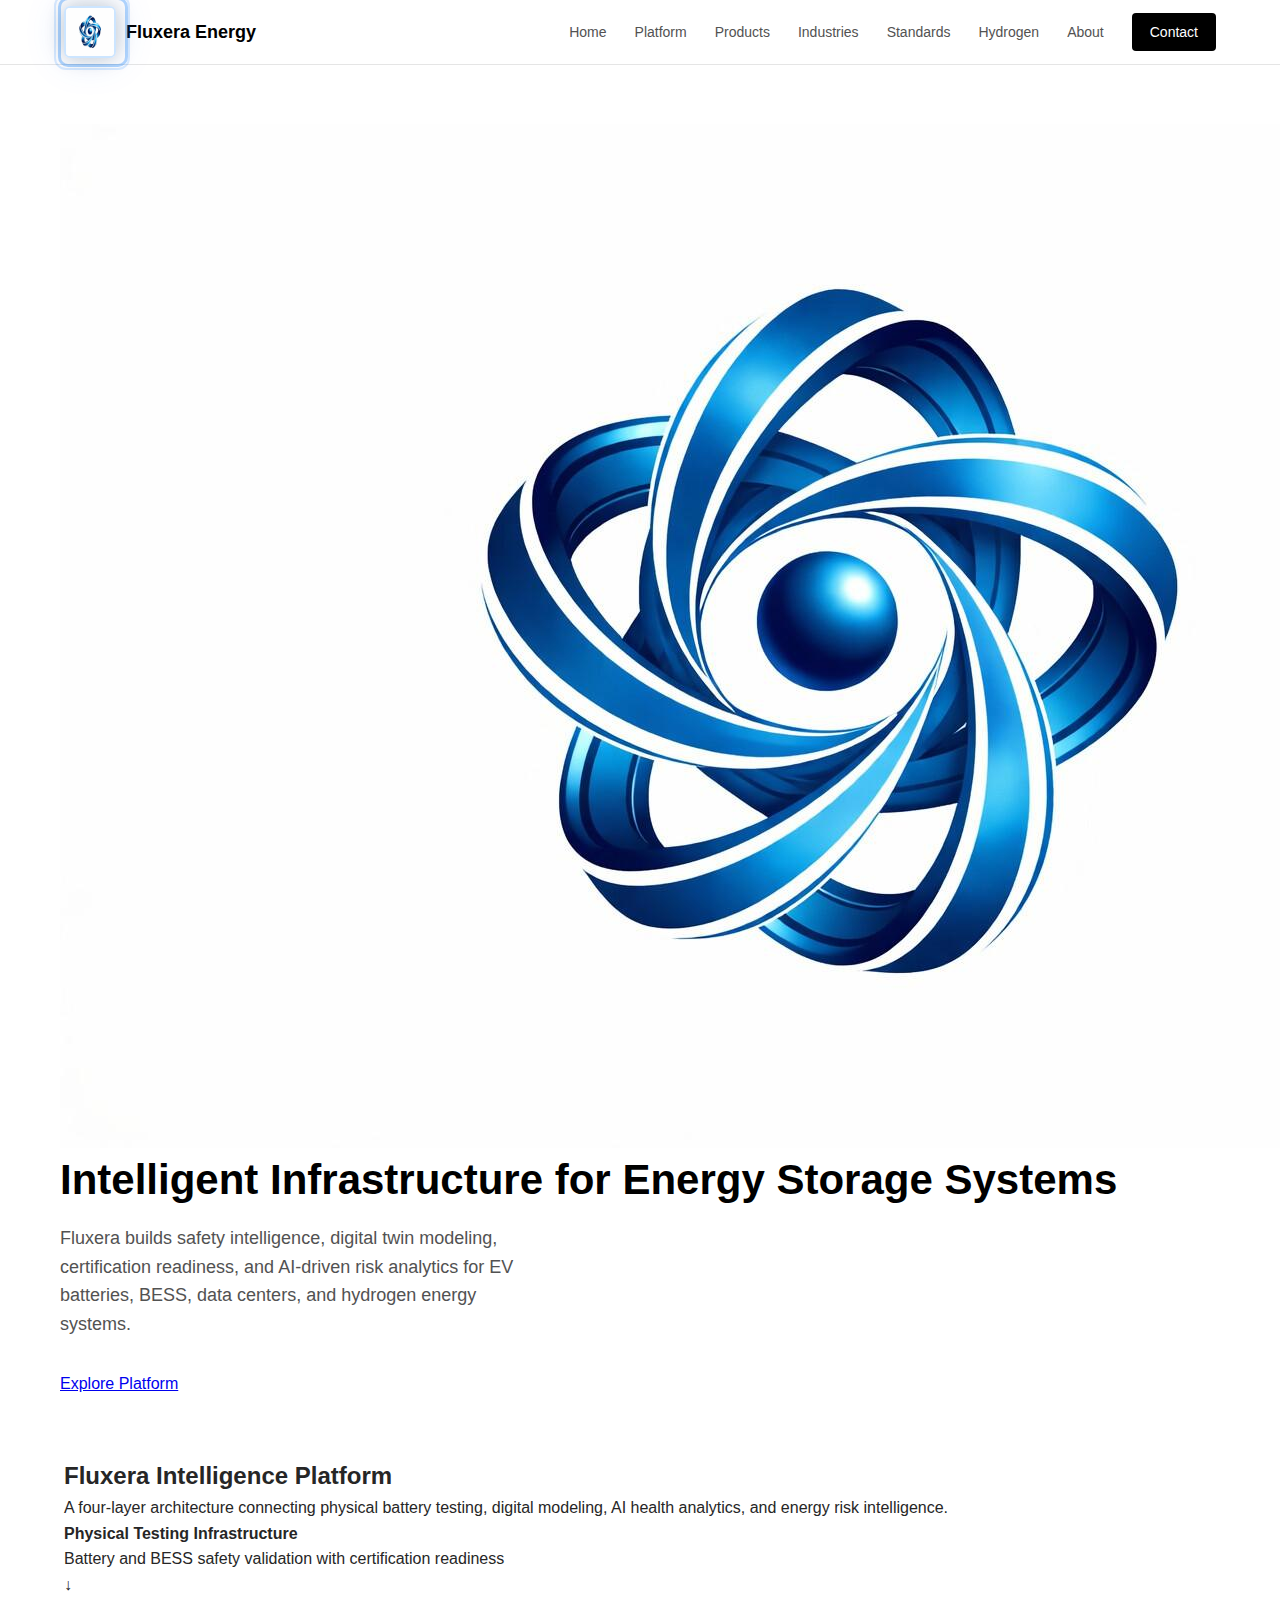
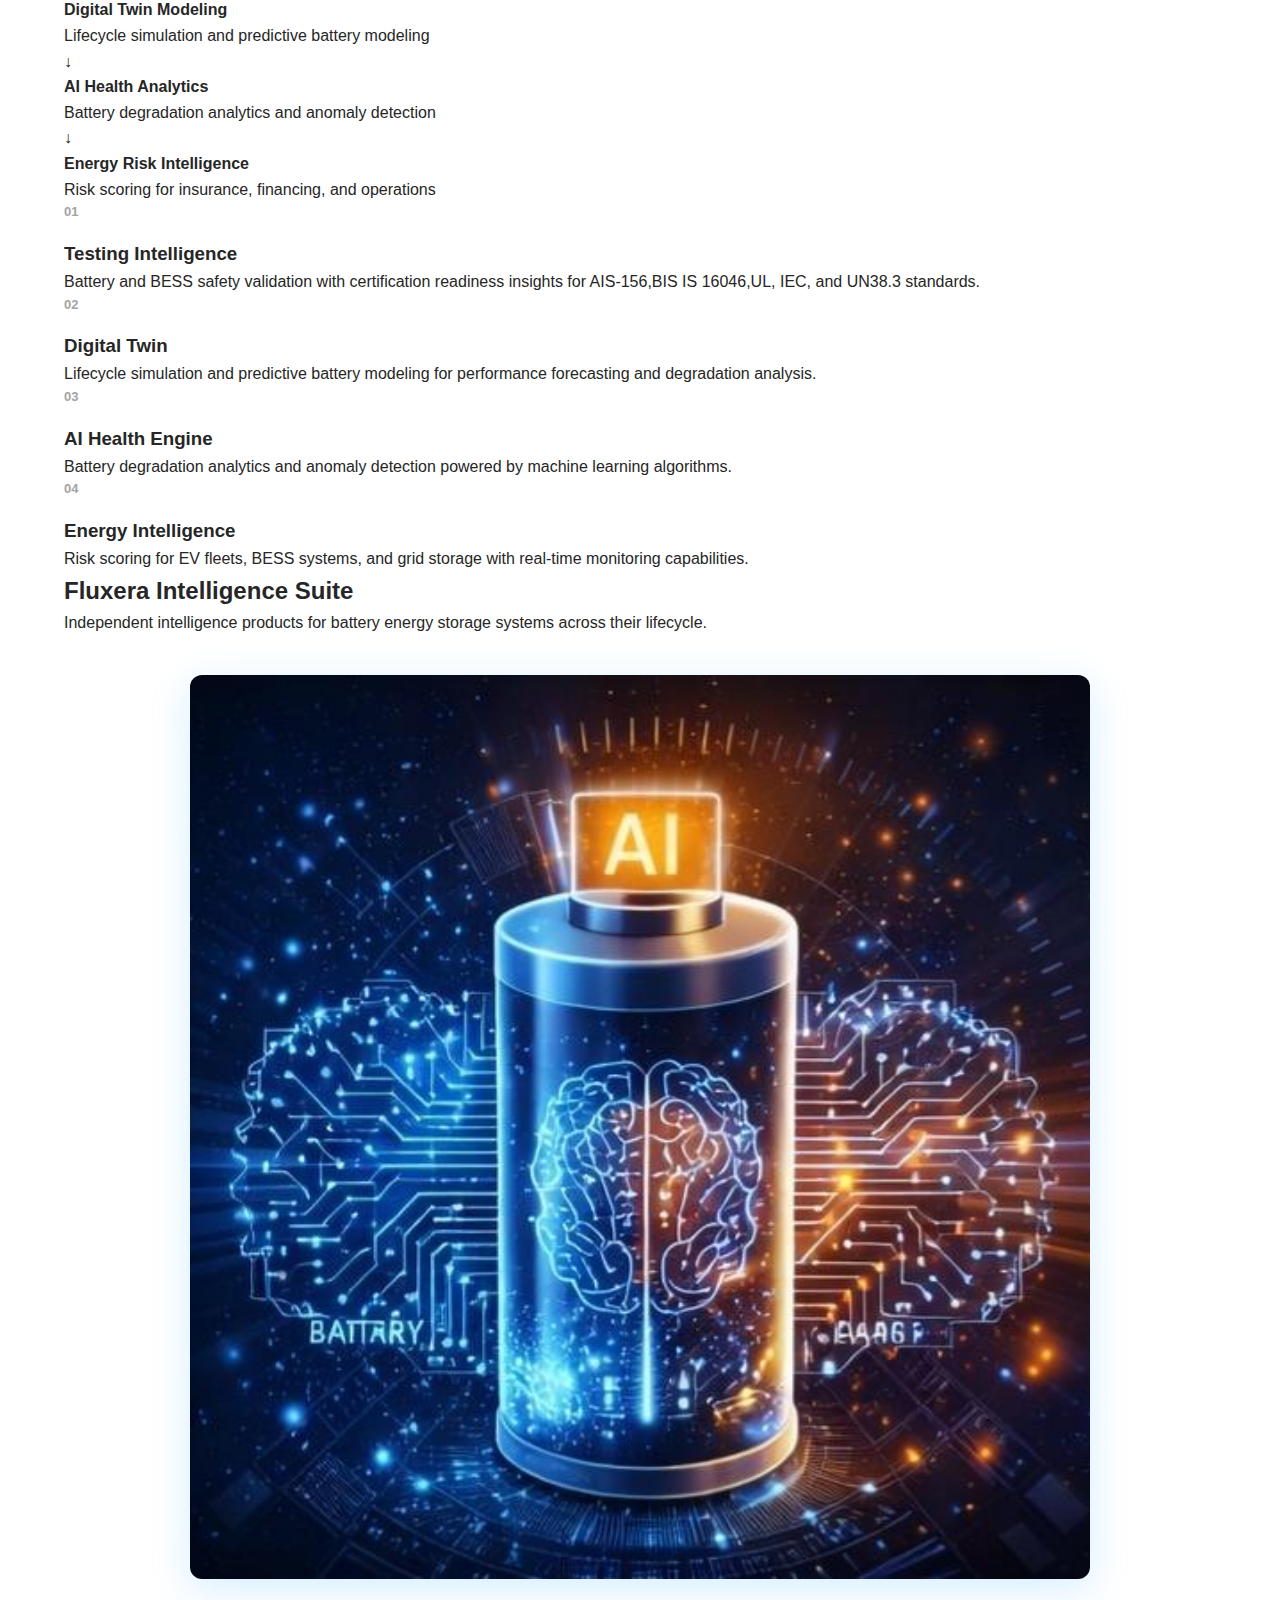
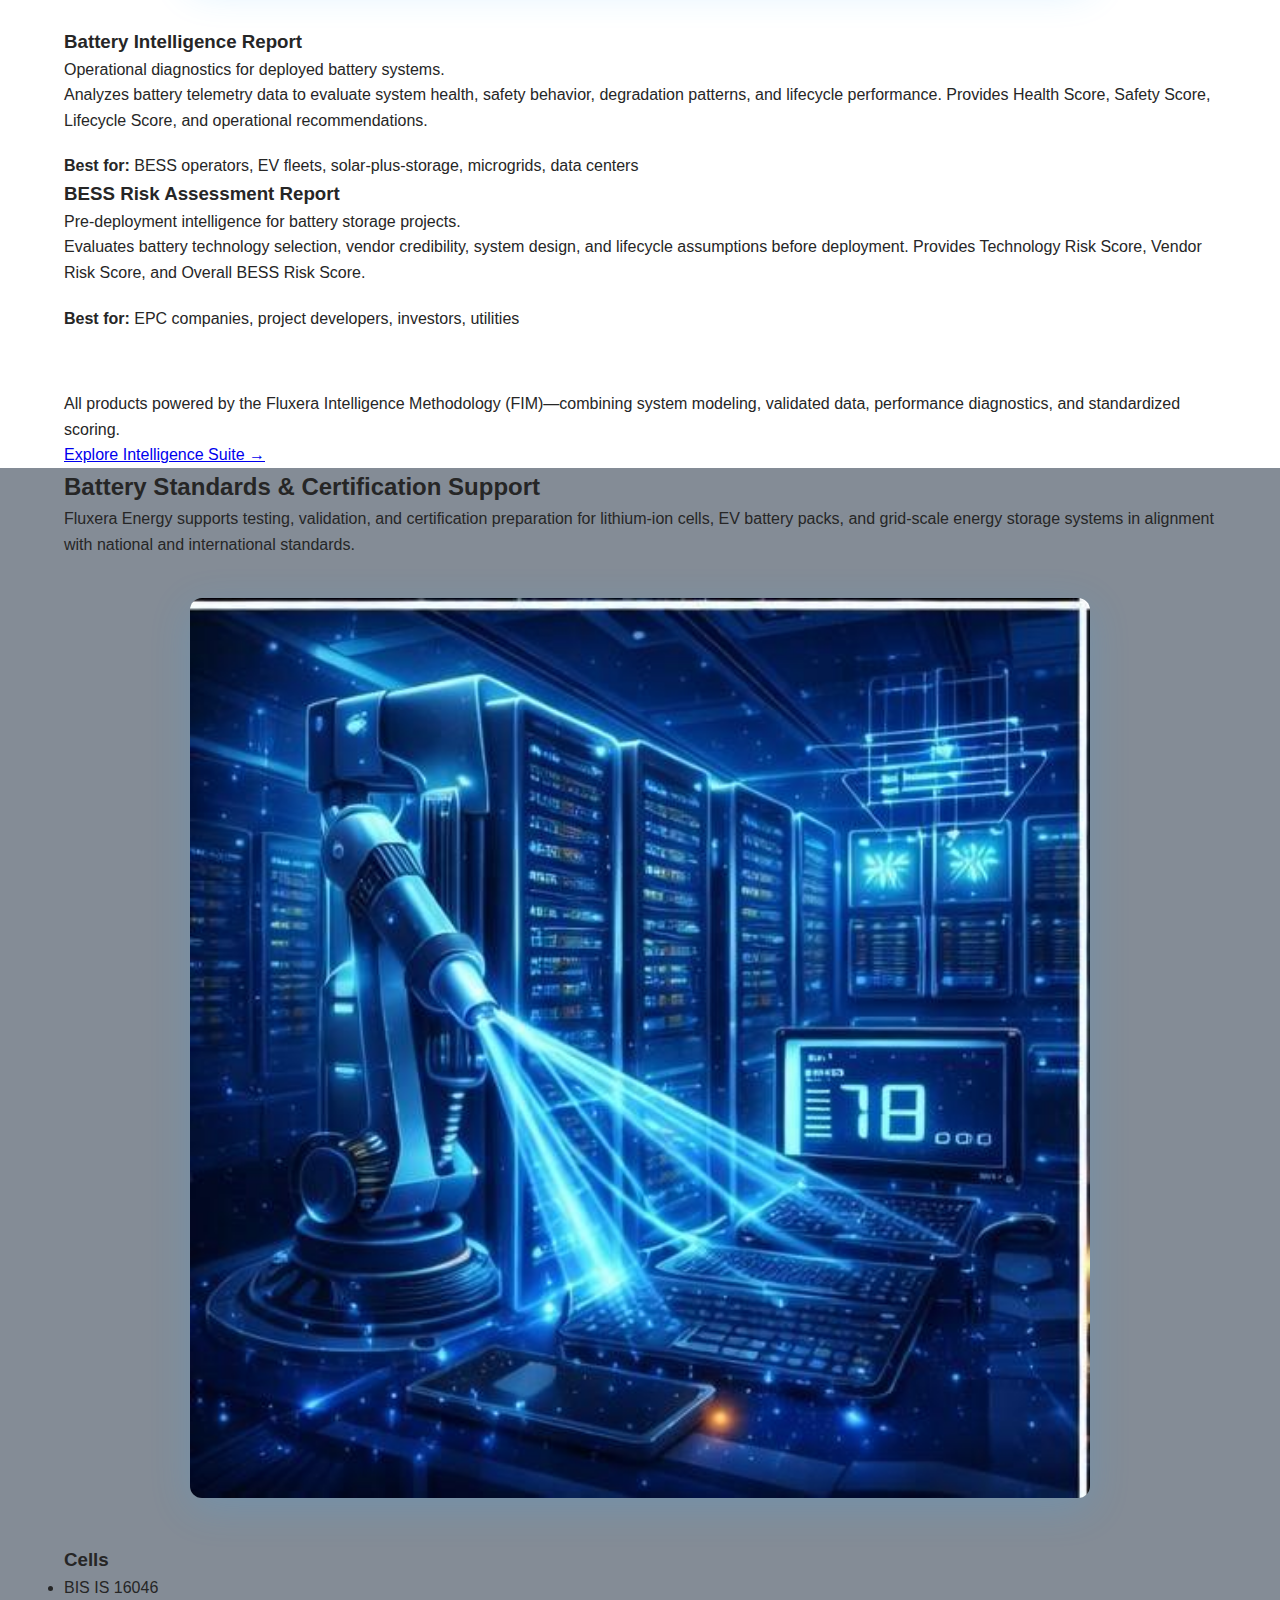
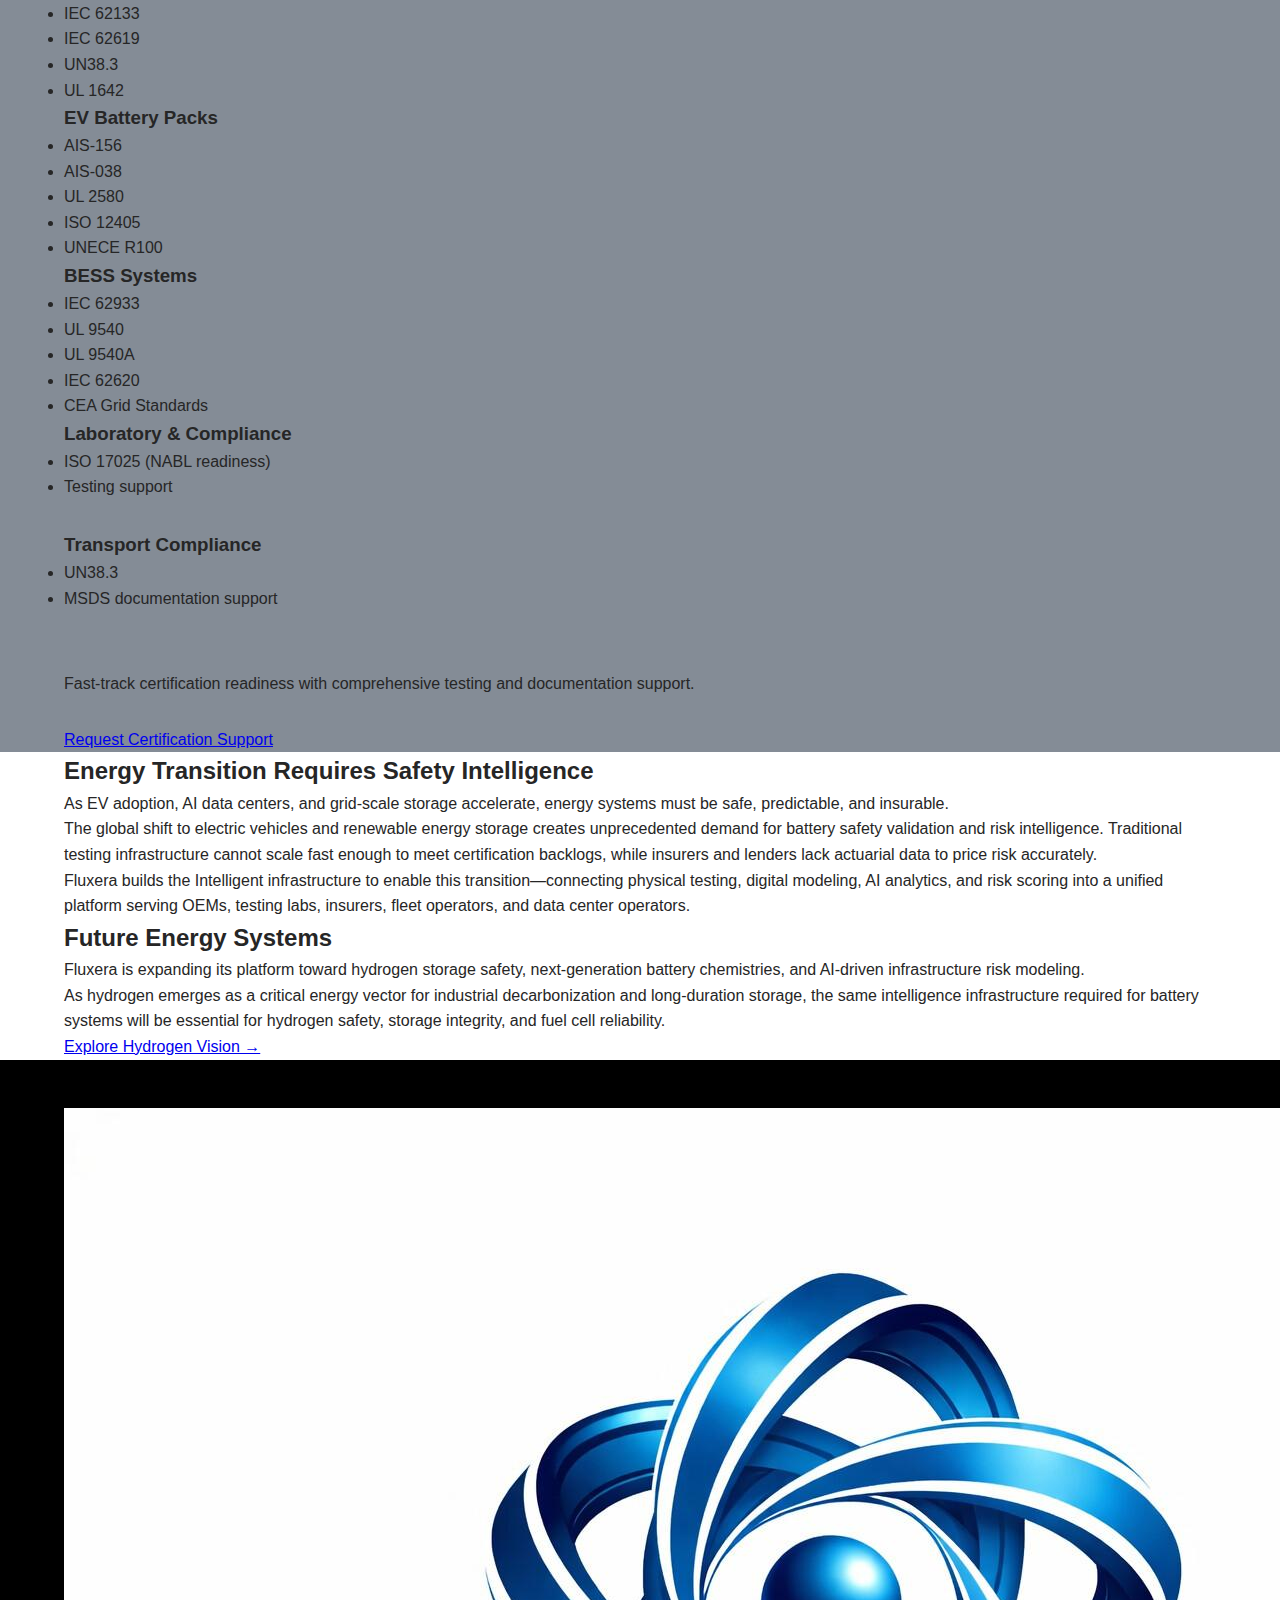
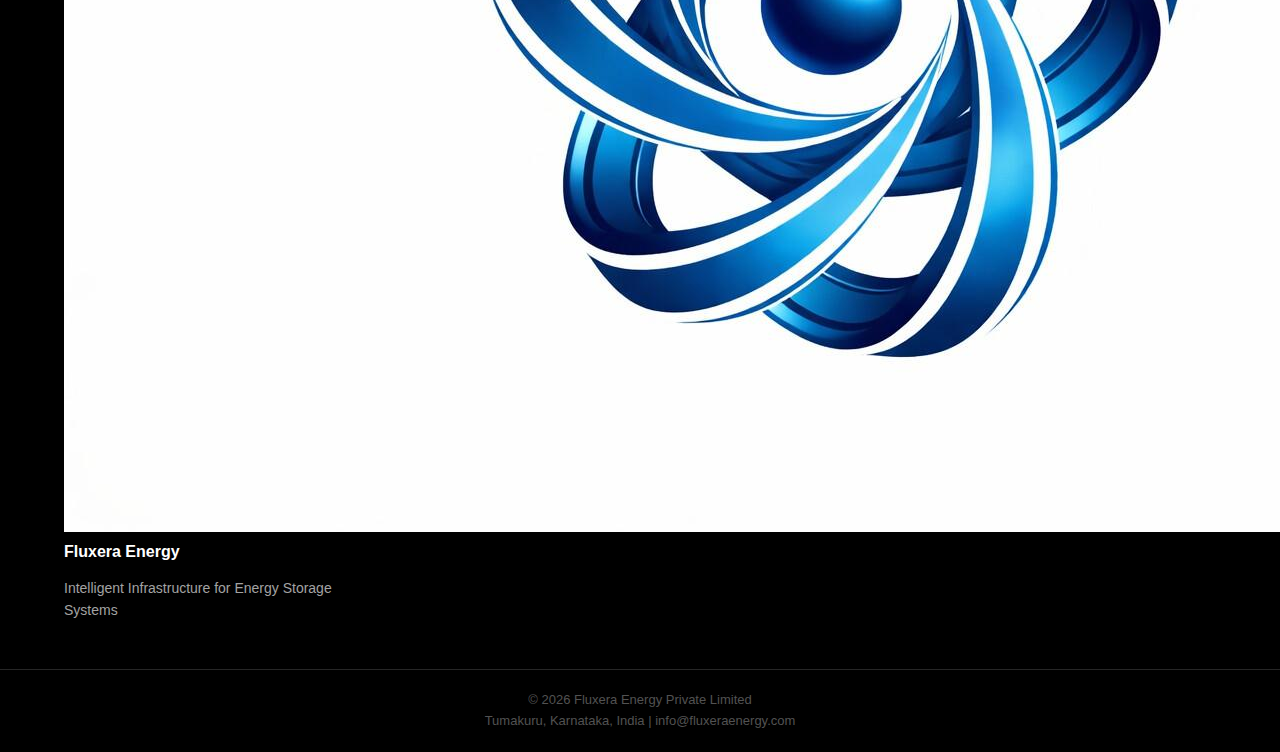
<file: index-old.html>
<!DOCTYPE html>
<html lang="en">
<head>
  <meta charset="UTF-8">
  <meta name="viewport" content="width=device-width, initial-scale=1.0">
  
  <!-- Primary Meta Tags -->
  <title>Fluxera Energy | Battery Intelligence & Energy Storage Safety</title>
  <meta name="title" content="Fluxera Energy | Battery Intelligence & Energy Storage Safety">
  <meta name="description" content="Fluxera Energy builds AI-powered safety intelligence, digital twin modeling, and certification readiness for EV batteries, BESS, data centers, and hydrogen energy systems.">
  <meta name="keywords" content="Battery testing, BESS safety, EV battery testing India, energy storage safety, hydrogen energy systems, battery digital twin, AIS-156 certification, IEC 62133 testing, battery risk intelligence, AI battery analytics, Karnataka battery testing">
  <meta name="author" content="Fluxera Energy Private Limited">
  <meta name="robots" content="index, follow">
  <meta name="language" content="English">
  <meta name="revisit-after" content="7 days">
  
  <!-- Open Graph / Facebook -->
  <meta property="og:type" content="website">
  <meta property="og:url" content="https://fluxeraenergy.com/">
  <meta property="og:title" content="Fluxera Energy | Battery Intelligence & Energy Storage Safety">
  <meta property="og:description" content="AI-powered safety intelligence, digital twin modeling, and certification readiness for EV batteries, BESS, data centers, and hydrogen energy systems.">
  <meta property="og:image" content="https://fluxeraenergy.com/fluxera.jpeg">
  <meta property="og:site_name" content="Fluxera Energy">
  <meta property="og:locale" content="en_US">
  
  <!-- Twitter Card -->
  <meta name="twitter:card" content="summary_large_image">
  <meta name="twitter:url" content="https://fluxeraenergy.com/">
  <meta name="twitter:title" content="Fluxera Energy | Battery Intelligence & Energy Storage Safety">
  <meta name="twitter:description" content="AI-powered safety intelligence, digital twin modeling, and certification readiness for EV batteries, BESS, data centers, and hydrogen energy systems.">
  <meta name="twitter:image" content="https://fluxeraenergy.com/fluxera.jpeg">
  
  <!-- Canonical URL -->
  <link rel="canonical" href="https://fluxeraenergy.com/">
  
  <!-- Favicon -->
  <link rel="icon" type="image/jpeg" href="fluxera.jpeg">
  <link rel="apple-touch-icon" href="fluxera.jpeg">
  
  <!-- Geo Tags -->
  <meta name="geo.region" content="IN-KA">
  <meta name="geo.placename" content="Tumakuru, Karnataka">
  <meta name="geo.position" content="13.3379;77.1003">
  
  <link rel="stylesheet" href="style.css">
</head>
 
<body>
 
<nav>
  <div class="nav-container">
    <div class="logo">
      <img src="fluxera.jpeg" alt="Fluxera Energy Logo" class="logo-image">
      Fluxera Energy
    </div>
    <div class="mobile-menu-toggle" onclick="toggleMobileMenu()">
      <span></span>
      <span></span>
      <span></span>
    </div>
    <div class="nav-links">
      <a href="index.html">Home</a>
      <a href="platform.html">Platform</a>
      <a href="products.html">Products</a>
      <a href="industries.html">Industries</a>
      <a href="standards.html">Standards</a>
      <a href="hydrogen.html">Hydrogen</a>
      <a href="about.html">About</a>
      <a href="contact.html" class="nav-cta">Contact</a>
    </div>
  </div>
</nav>
 
<div class="hero">
  <div class="hero-content">
    <div class="hero-logo-container">
      <img src="fluxera.jpeg" alt="Fluxera Energy" class="hero-logo animate-logo">
    </div>
    <h1>Intelligent Infrastructure for Energy Storage Systems</h1>
    <p class="hero-subtext">
      Fluxera builds safety intelligence, digital twin modeling, certification readiness,
      and AI-driven risk analytics for EV batteries, BESS, data centers, and hydrogen energy systems.
    </p>
    <a href="platform.html" class="cta">Explore Platform</a>
  </div>
</div>
 
<section class="platform-overview">
  <div class="container">
    <div class="section-header fade-in-up">
      <h2>Fluxera Intelligence Platform</h2>
      <p>A four-layer architecture connecting physical battery testing, digital modeling, AI health analytics, and energy risk intelligence.</p>
    </div>
    
    <!-- Platform Architecture Diagram -->
    <div class="diagram-container fade-in-up">
      <div class="diagram">
        <div class="diagram-layer" data-number="1">
          <h4>Physical Testing Infrastructure</h4>
          <p>Battery and BESS safety validation with certification readiness</p>
        </div>
        <div class="diagram-arrow">↓</div>
        <div class="diagram-layer" data-number="2">
          <h4>Digital Twin Modeling</h4>
          <p>Lifecycle simulation and predictive battery modeling</p>
        </div>
        <div class="diagram-arrow">↓</div>
        <div class="diagram-layer" data-number="3">
          <h4>AI Health Analytics</h4>
          <p>Battery degradation analytics and anomaly detection</p>
        </div>
        <div class="diagram-arrow">↓</div>
        <div class="diagram-layer" data-number="4">
          <h4>Energy Risk Intelligence</h4>
          <p>Risk scoring for insurance, financing, and operations</p>
        </div>
      </div>
    </div>
    
    <div class="grid-4">
      <div class="card fade-in-up">
        <div class="card-number">01</div>
        <h3>Testing Intelligence</h3>
        <p>Battery and BESS safety validation with certification readiness insights for AIS-156,BIS IS 16046,UL, IEC, and UN38.3 standards.</p>
      </div>
      
      <div class="card fade-in-up">
        <div class="card-number">02</div>
        <h3>Digital Twin</h3>
        <p>Lifecycle simulation and predictive battery modeling for performance forecasting and degradation analysis.</p>
      </div>
      
      <div class="card fade-in-up">
        <div class="card-number">03</div>
        <h3>AI Health Engine</h3>
        <p>Battery degradation analytics and anomaly detection powered by machine learning algorithms.</p>
      </div>
      
      <div class="card fade-in-up">
        <div class="card-number">04</div>
        <h3>Energy Intelligence</h3>
        <p>Risk scoring for EV fleets, BESS systems, and grid storage with real-time monitoring capabilities.</p>
      </div>
    </div>
  </div>
</section>

<section>
  <div class="container">
    <div class="section-header fade-in-up">
      <h2>Fluxera Intelligence Suite</h2>
      <p>Independent intelligence products for battery energy storage systems across their lifecycle.</p>
    </div>
    
    <div style="text-align: center; margin: 40px 0;">
      <img src="battery_ai.jpeg" alt="Battery Intelligence and AI Analytics" style="width: 100%; max-width: 900px; border-radius: 12px; box-shadow: 0 10px 40px rgba(45, 168, 255, 0.2);">
    </div>
    
    <div class="grid-2">
      <div class="card fade-in-up">
        <h3>Battery Intelligence Report</h3>
        <p class="large-text">
          Operational diagnostics for deployed battery systems.
        </p>
        <p>
          Analyzes battery telemetry data to evaluate system health, safety behavior, degradation patterns, and lifecycle performance. Provides Health Score, Safety Score, Lifecycle Score, and operational recommendations.
        </p>
        <p style="margin-top: 20px;">
          <strong style="color: var(--electric-blue);">Best for:</strong> BESS operators, EV fleets, solar-plus-storage, microgrids, data centers
        </p>
      </div>
      
      <div class="card fade-in-up">
        <h3>BESS Risk Assessment Report</h3>
        <p class="large-text">
          Pre-deployment intelligence for battery storage projects.
        </p>
        <p>
          Evaluates battery technology selection, vendor credibility, system design, and lifecycle assumptions before deployment. Provides Technology Risk Score, Vendor Risk Score, and Overall BESS Risk Score.
        </p>
        <p style="margin-top: 20px;">
          <strong style="color: var(--electric-blue);">Best for:</strong> EPC companies, project developers, investors, utilities
        </p>
      </div>
    </div>
    
    <div class="content-block centered" style="margin-top: 60px;">
      <p class="large-text">
        All products powered by the Fluxera Intelligence Methodology (FIM)—combining system modeling, validated data, performance diagnostics, and standardized scoring.
      </p>
      <a href="products.html" class="cta">Explore Intelligence Suite →</a>
    </div>
  </div>
</section>

<section style="background: rgba(10, 26, 46, 0.5);">
  <div class="container">
    <div class="section-header fade-in-up">
      <h2>Battery Standards & Certification Support</h2>
      <p>Fluxera Energy supports testing, validation, and certification preparation for lithium-ion cells, EV battery packs, and grid-scale energy storage systems in alignment with national and international standards.</p>
    </div>
    
    <div style="text-align: center; margin: 40px 0;">
      <img src="test.jpeg" alt="Battery Testing and Certification" style="width: 100%; max-width: 900px; border-radius: 12px; box-shadow: 0 10px 40px rgba(45, 168, 255, 0.2);">
    </div>
    
    <div class="grid-4">
      <div class="card fade-in-up">
        <h3>Cells</h3>
        <ul class="feature-list">
          <li>BIS IS 16046</li>
          <li>IEC 62133</li>
          <li>IEC 62619</li>
          <li>UN38.3</li>
          <li>UL 1642</li>
        </ul>
      </div>
      
      <div class="card fade-in-up">
        <h3>EV Battery Packs</h3>
        <ul class="feature-list">
          <li>AIS-156</li>
          <li>AIS-038</li>
          <li>UL 2580</li>
          <li>ISO 12405</li>
          <li>UNECE R100</li>
        </ul>
      </div>
      
      <div class="card fade-in-up">
        <h3>BESS Systems</h3>
        <ul class="feature-list">
          <li>IEC 62933</li>
          <li>UL 9540</li>
          <li>UL 9540A</li>
          <li>IEC 62620</li>
          <li>CEA Grid Standards</li>
        </ul>
      </div>
      
      <div class="card fade-in-up">
        <h3>Laboratory & Compliance</h3>
        <ul class="feature-list">
          <li>ISO 17025 (NABL readiness)</li>
          <li>Testing support</li>
        </ul>
        <h3 style="margin-top: 30px;">Transport Compliance</h3>
        <ul class="feature-list">
          <li>UN38.3</li>
          <li>MSDS documentation support</li>
        </ul>
      </div>
    </div>
    
    <div class="content-block centered" style="margin-top: 60px;">
      <p class="large-text" style="margin-bottom: 30px;">
        Fast-track certification readiness with comprehensive testing and documentation support.
      </p>
      <a href="contact.html" class="cta">Request Certification Support</a>
    </div>
  </div>
</section>
 
<section class="energy-transition">
  <div class="container">
    <div class="content-block fade-in-up">
      <h2>Energy Transition Requires Safety Intelligence</h2>
      <p class="large-text">
        As EV adoption, AI data centers, and grid-scale storage accelerate, energy systems must be safe, predictable, and insurable.
      </p>
      <p>
        The global shift to electric vehicles and renewable energy storage creates unprecedented demand for battery safety validation and risk intelligence. Traditional testing infrastructure cannot scale fast enough to meet certification backlogs, while insurers and lenders lack actuarial data to price risk accurately.
      </p>
      <p>
        Fluxera builds the Intelligent infrastructure to enable this transition—connecting physical testing, digital modeling, AI analytics, and risk scoring into a unified platform serving OEMs, testing labs, insurers, fleet operators, and data center operators.
      </p>
    </div>
  </div>
</section>
 
<section class="future-systems">
  <div class="container">
    <div class="content-block centered fade-in-up">
      <h2>Future Energy Systems</h2>
      <p class="large-text">
        Fluxera is expanding its platform toward hydrogen storage safety, next-generation battery chemistries, and AI-driven infrastructure risk modeling.
      </p>
      <p>
        As hydrogen emerges as a critical energy vector for industrial decarbonization and long-duration storage, the same intelligence infrastructure required for battery systems will be essential for hydrogen safety, storage integrity, and fuel cell reliability.
      </p>
      <a href="hydrogen.html" class="cta-secondary">Explore Hydrogen Vision →</a>
    </div>
  </div>
</section>

<script>
// Mobile menu toggle
function toggleMobileMenu() {
  const navLinks = document.querySelector('.nav-links');
  const menuToggle = document.querySelector('.mobile-menu-toggle');
  navLinks.classList.toggle('active');
  menuToggle.classList.toggle('active');
}

// Scroll animations
const observerOptions = {
  threshold: 0.1,
  rootMargin: '0px 0px -50px 0px'
};

const observer = new IntersectionObserver((entries) => {
  entries.forEach(entry => {
    if (entry.isIntersecting) {
      entry.target.classList.add('visible');
    }
  });
}, observerOptions);

// Observe all elements with fade-in classes
document.addEventListener('DOMContentLoaded', () => {
  const fadeElements = document.querySelectorAll('.fade-in-up, .fade-in');
  fadeElements.forEach(el => observer.observe(el));
});
</script>
 
<footer>
  <div class="footer-content">
    <div class="footer-brand">
      <img src="fluxera.jpeg" alt="Fluxera Energy Logo" class="footer-logo-image floating-logo">
      <div class="footer-logo">Fluxera Energy</div>
      <p>Intelligent Infrastructure for Energy Storage Systems</p>
    </div>
    
    <div class="footer-links">
      <div class="footer-column">
        <h4>Platform</h4>
        <a href="platform.html">Overview</a>
        <a href="platform.html#testing">Testing Intelligence</a>
        <a href="platform.html#digital-twin">Digital Twin</a>
        <a href="platform.html#ai-health">AI Health Engine</a>
      </div>
      
      <div class="footer-column">
        <h4>Standards</h4>
        <a href="standards.html">Overview</a>
        <a href="standards.html">Cell Standards</a>
        <a href="standards.html">EV Battery Packs</a>
        <a href="standards.html">BESS Systems</a>
      </div>
      
      <div class="footer-column">
        <h4>Industries</h4>
        <a href="industries.html">EV Manufacturers</a>
        <a href="industries.html">Battery Manufacturers</a>
        <a href="industries.html">BESS Developers</a>
        <a href="industries.html">Data Centers</a>
      </div>
      
      <div class="footer-column">
        <h4>Company</h4>
        <a href="about.html">About</a>
        <a href="hydrogen.html">Hydrogen</a>
        <a href="contact.html">Contact</a>
      </div>
    </div>
  </div>
  
  <div class="footer-bottom">
    <p>© 2026 Fluxera Energy Private Limited</p>
    <p>Tumakuru, Karnataka, India | info@fluxeraenergy.com</p>
  </div>
</footer>
 
</body>
</html>
</file>
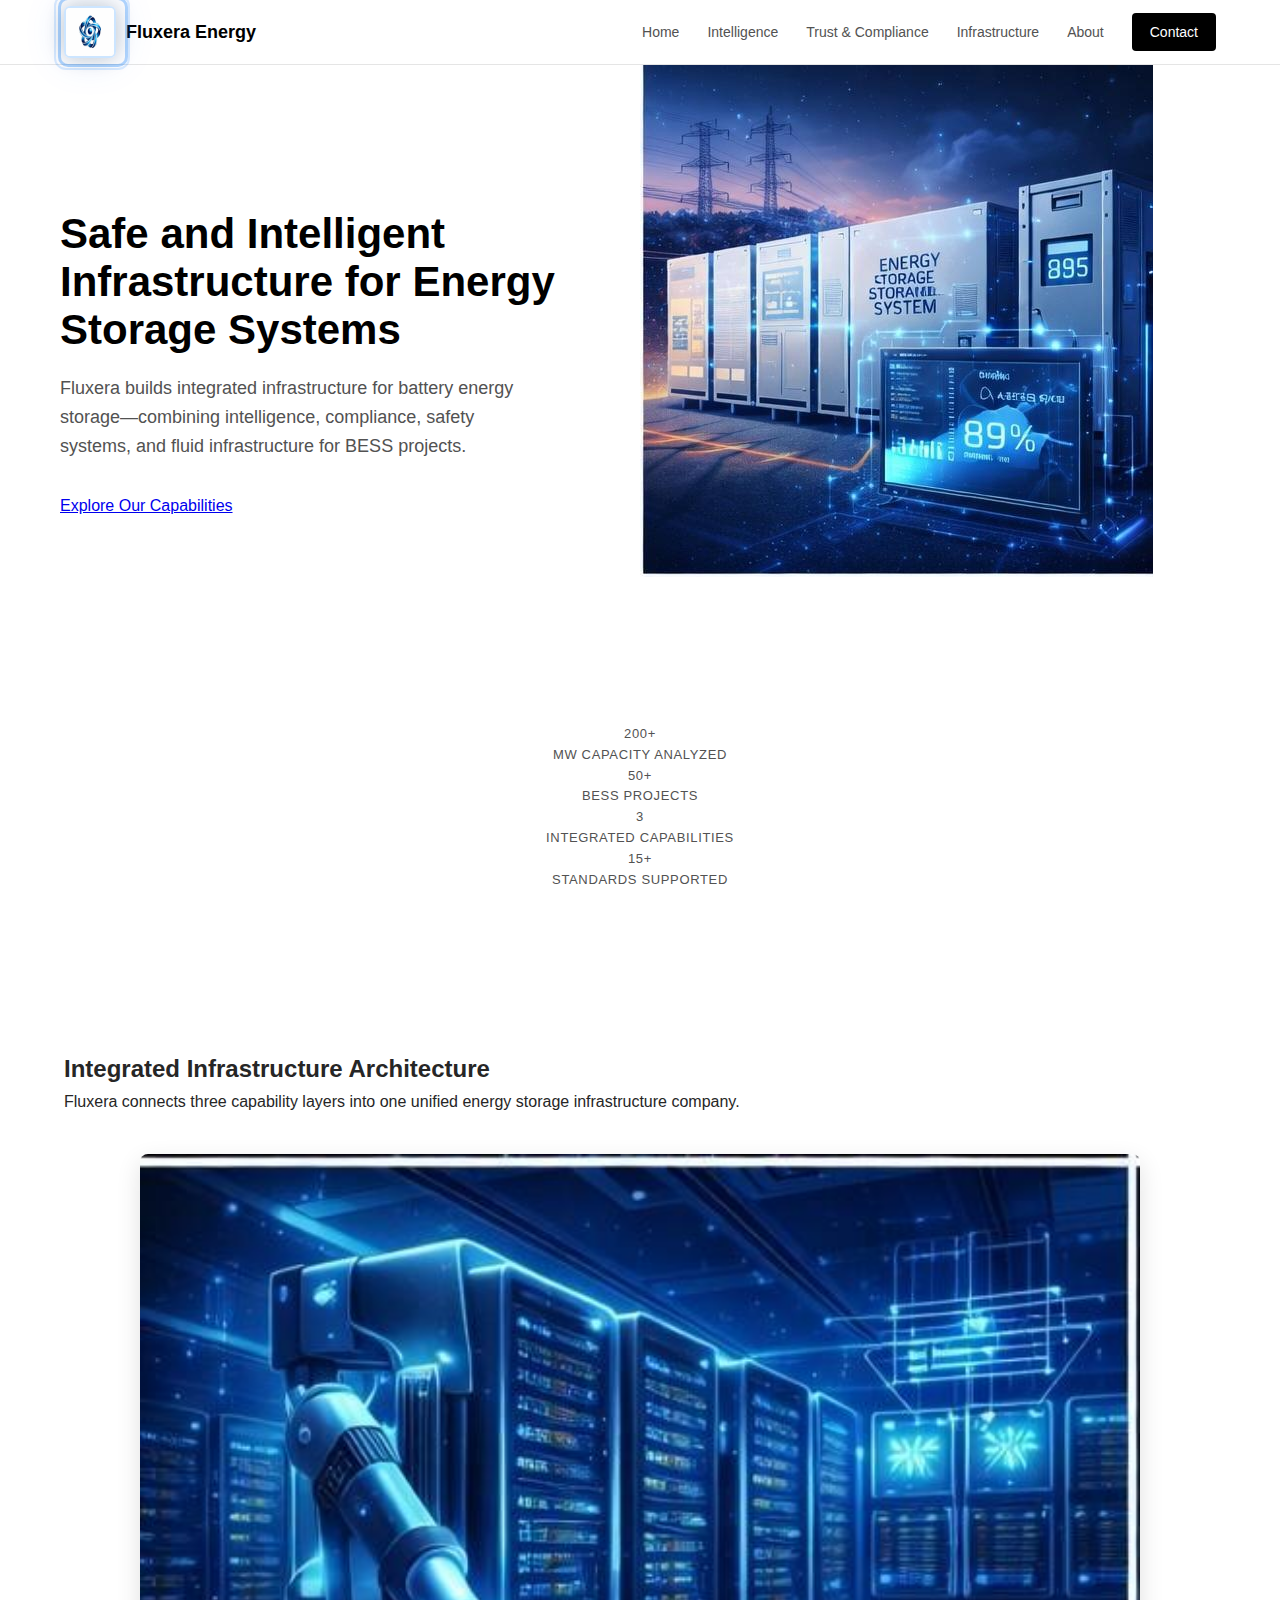
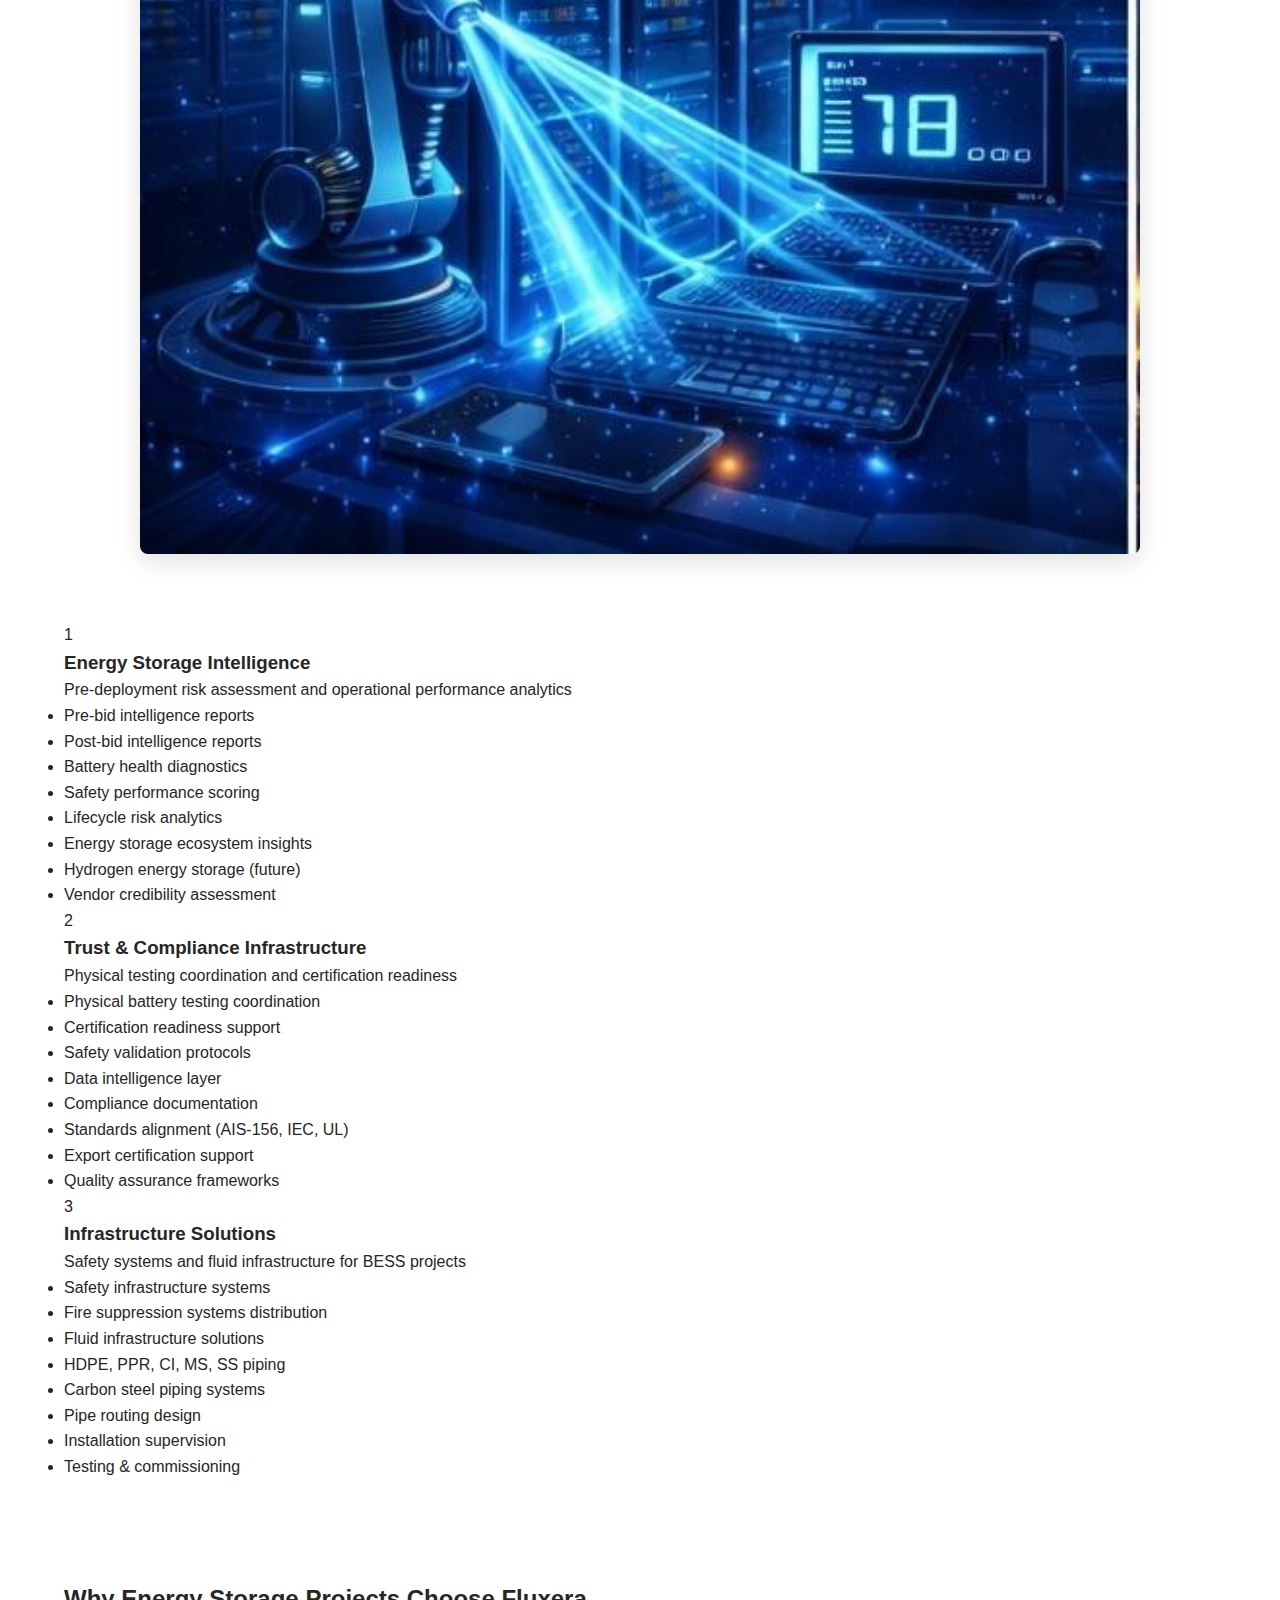
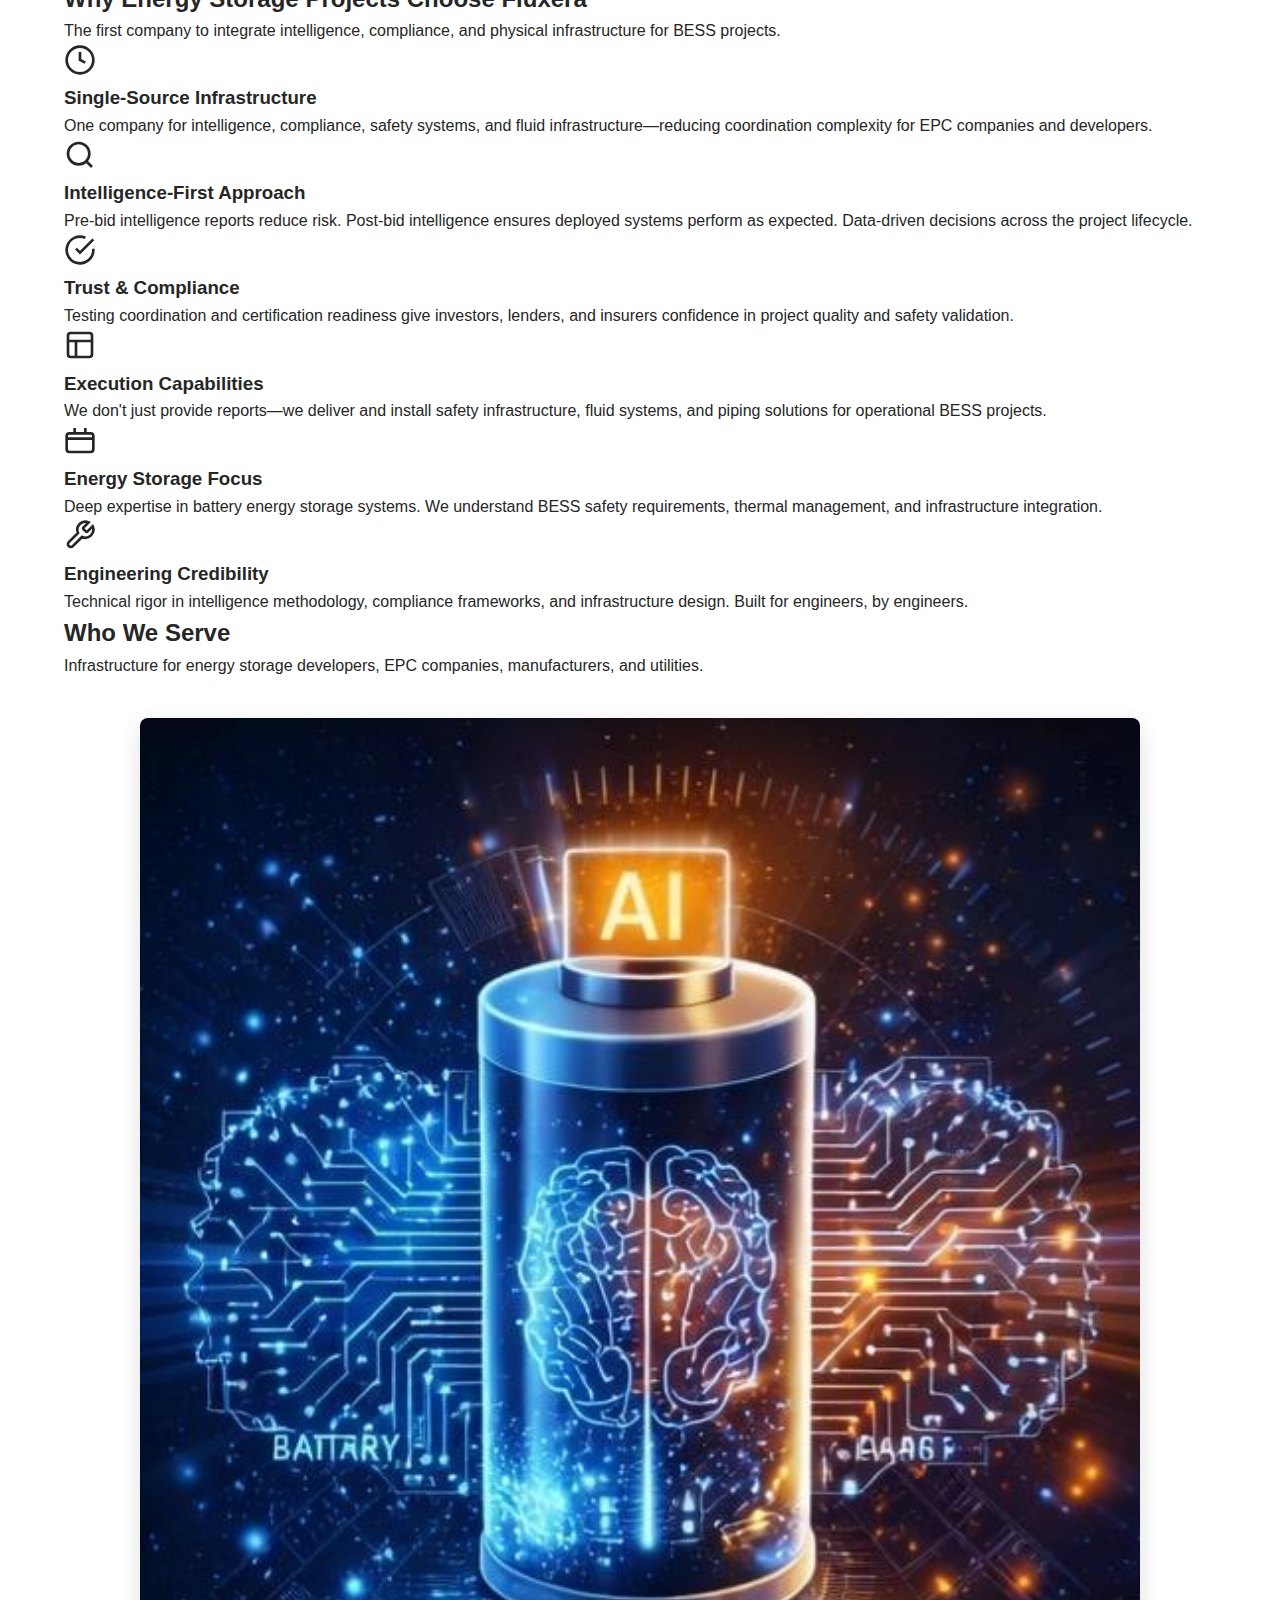
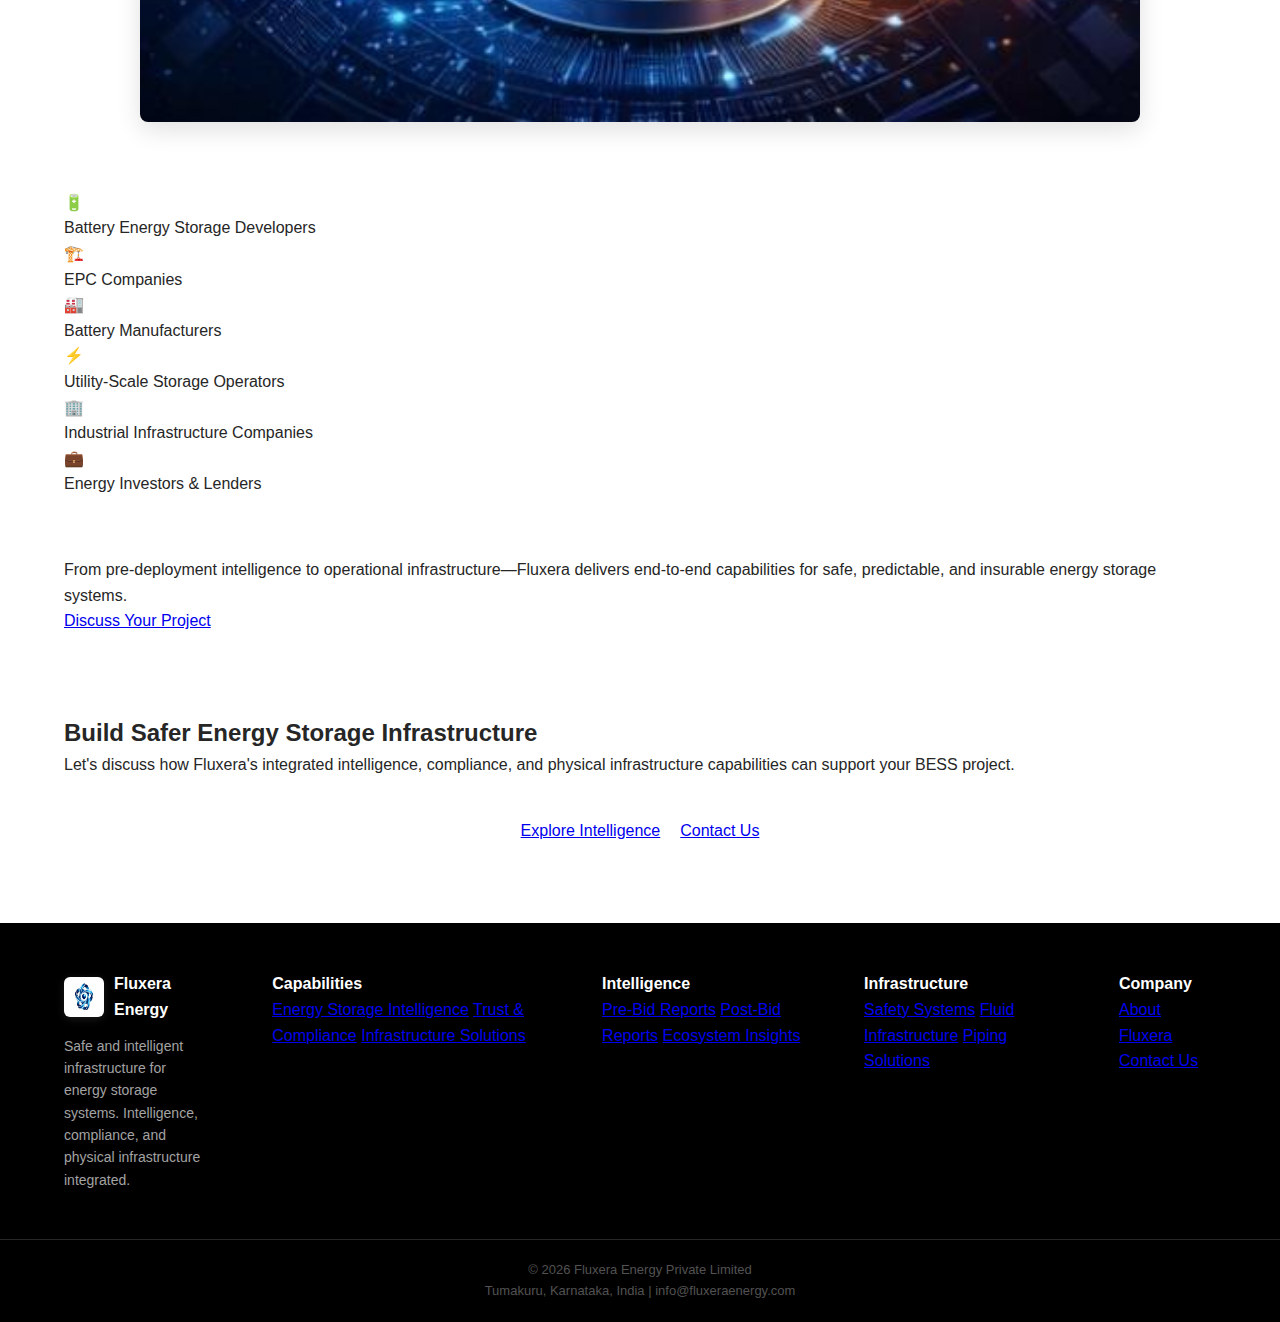
<file: index-v2-backup.html>
<!DOCTYPE html>
<html lang="en">
<head>
  <meta charset="UTF-8">
  <meta name="viewport" content="width=device-width, initial-scale=1.0">
  
  <!-- Primary Meta Tags -->
  <title>Fluxera Energy | Safe and Intelligent Infrastructure for Energy Storage Systems</title>
  <meta name="title" content="Fluxera Energy | Safe and Intelligent Infrastructure for Energy Storage Systems">
  <meta name="description" content="Fluxera builds safe and intelligent infrastructure for energy storage systems—combining intelligence, compliance, safety infrastructure, and fluid infrastructure for BESS projects.">
  <meta name="keywords" content="Energy storage infrastructure, BESS infrastructure, battery safety systems, fluid infrastructure BESS, HDPE piping energy storage, battery intelligence platform, pre-bid energy storage reports, compliance infrastructure, EPC infrastructure solutions">
  <meta name="author" content="Fluxera Energy Private Limited">
  <meta name="robots" content="index, follow">
  
  <!-- Open Graph -->
  <meta property="og:type" content="website">
  <meta property="og:url" content="https://fluxeraenergy.com/">
  <meta property="og:title" content="Fluxera Energy | Safe and Intelligent Infrastructure for Energy Storage Systems">
  <meta property="og:description" content="Intelligence, compliance, and physical infrastructure for battery energy storage systems.">
  <meta property="og:image" content="https://fluxeraenergy.com/fluxera.jpeg">
  
  <!-- Twitter Card -->
  <meta name="twitter:card" content="summary_large_image">
  <meta name="twitter:url" content="https://fluxeraenergy.com/">
  <meta name="twitter:title" content="Fluxera Energy | Safe and Intelligent Infrastructure for Energy Storage Systems">
  <meta name="twitter:description" content="Intelligence, compliance, and physical infrastructure for battery energy storage systems.">
  <meta name="twitter:image" content="https://fluxeraenergy.com/fluxera.jpeg">
  
  <!-- Canonical URL -->
  <link rel="canonical" href="https://fluxeraenergy.com/">
  
  <!-- Favicon -->
  <link rel="icon" type="image/jpeg" href="fluxera.jpeg">
  
  <!-- Geo Tags -->
  <meta name="geo.region" content="IN-KA">
  <meta name="geo.placename" content="Tumakuru, Karnataka">
  
  <link rel="stylesheet" href="style.css">
</head>
 
<body>
 
<nav>
  <div class="nav-container">
    <div class="logo">
      <img src="fluxera.jpeg" alt="Fluxera Energy Logo" class="logo-image">
      Fluxera Energy
    </div>
    <div class="mobile-menu-toggle" onclick="toggleMobileMenu()">
      <span></span>
      <span></span>
      <span></span>
    </div>
    <div class="nav-links">
      <a href="index.html">Home</a>
      <a href="intelligence.html">Intelligence</a>
      <a href="compliance.html">Trust & Compliance</a>
      <a href="infrastructure.html">Infrastructure</a>
      <a href="about.html">About</a>
      <a href="contact.html" class="nav-cta">Contact</a>
    </div>
  </div>
</nav>
 
<div class="hero">
  <div class="hero-content">
    <h1>Safe and Intelligent Infrastructure for Energy Storage Systems</h1>
    <p class="hero-subtext">
      Fluxera builds integrated infrastructure for battery energy storage—combining intelligence, compliance, safety systems, and fluid infrastructure for BESS projects.
    </p>
    <a href="#architecture" class="cta">Explore Our Capabilities</a>
  </div>
  <div class="hero-image-container">
    <img src="ess.jpeg" alt="Energy Storage Systems Infrastructure" class="hero-image">
  </div>
</div>

<!-- Stats Section -->
<section style="background: var(--primary-dark); color: white; padding: 60px 20px;">
  <div class="container">
    <div class="stats-row">
      <div class="stat">
        <div class="stat-number">200+</div>
        <div class="stat-label">MW Capacity Analyzed</div>
      </div>
      <div class="stat">
        <div class="stat-number">50+</div>
        <div class="stat-label">BESS Projects</div>
      </div>
      <div class="stat">
        <div class="stat-number">3</div>
        <div class="stat-label">Integrated Capabilities</div>
      </div>
      <div class="stat">
        <div class="stat-number">15+</div>
        <div class="stat-label">Standards Supported</div>
      </div>
    </div>
  </div>
</section>

<!-- Three-Layer Architecture -->
<section id="architecture" style="padding: 100px 20px;">
  <div class="container">
    <div class="section-header">
      <h2>Integrated Infrastructure Architecture</h2>
      <p>Fluxera connects three capability layers into one unified energy storage infrastructure company.</p>
    </div>
    
    <div style="text-align: center; margin: 40px 0 60px;">
      <img src="test.jpeg" alt="Battery Testing Infrastructure" style="width: 100%; max-width: 1000px; border-radius: 8px; box-shadow: 0 8px 24px rgba(0, 0, 0, 0.12);">
    </div>
    
    <div class="architecture-stack">
      <!-- Layer 1: Intelligence -->
      <div class="layer intelligence fade-in-up">
        <div class="layer-header">
          <div class="layer-number">1</div>
          <div class="layer-title">
            <h3>Energy Storage Intelligence</h3>
            <p>Pre-deployment risk assessment and operational performance analytics</p>
          </div>
        </div>
        <div class="layer-content">
          <ul>
            <li>Pre-bid intelligence reports</li>
            <li>Post-bid intelligence reports</li>
            <li>Battery health diagnostics</li>
            <li>Safety performance scoring</li>
            <li>Lifecycle risk analytics</li>
            <li>Energy storage ecosystem insights</li>
            <li>Hydrogen energy storage (future)</li>
            <li>Vendor credibility assessment</li>
          </ul>
        </div>
      </div>
      
      <!-- Layer 2: Trust & Compliance -->
      <div class="layer compliance fade-in-up">
        <div class="layer-header">
          <div class="layer-number">2</div>
          <div class="layer-title">
            <h3>Trust & Compliance Infrastructure</h3>
            <p>Physical testing coordination and certification readiness</p>
          </div>
        </div>
        <div class="layer-content">
          <ul>
            <li>Physical battery testing coordination</li>
            <li>Certification readiness support</li>
            <li>Safety validation protocols</li>
            <li>Data intelligence layer</li>
            <li>Compliance documentation</li>
            <li>Standards alignment (AIS-156, IEC, UL)</li>
            <li>Export certification support</li>
            <li>Quality assurance frameworks</li>
          </ul>
        </div>
      </div>
      
      <!-- Layer 3: Infrastructure Solutions -->
      <div class="layer infrastructure fade-in-up">
        <div class="layer-header">
          <div class="layer-number">3</div>
          <div class="layer-title">
            <h3>Infrastructure Solutions</h3>
            <p>Safety systems and fluid infrastructure for BESS projects</p>
          </div>
        </div>
        <div class="layer-content">
          <ul>
            <li>Safety infrastructure systems</li>
            <li>Fire suppression systems distribution</li>
            <li>Fluid infrastructure solutions</li>
            <li>HDPE, PPR, CI, MS, SS piping</li>
            <li>Carbon steel piping systems</li>
            <li>Pipe routing design</li>
            <li>Installation supervision</li>
            <li>Testing & commissioning</li>
          </ul>
        </div>
      </div>
    </div>
  </div>
</section>

<!-- Why Fluxera -->
<section class="alt-bg">
  <div class="container">
    <div class="section-header">
      <h2>Why Energy Storage Projects Choose Fluxera</h2>
      <p>The first company to integrate intelligence, compliance, and physical infrastructure for BESS projects.</p>
    </div>
    
    <div class="grid-3">
      <div class="card fade-in-up">
        <div class="card-icon">
          <svg width="32" height="32" viewBox="0 0 24 24" fill="none" stroke="currentColor" stroke-width="2">
            <circle cx="12" cy="12" r="10"/>
            <path d="M12 6v6l4 2"/>
          </svg>
        </div>
        <h3>Single-Source Infrastructure</h3>
        <p>One company for intelligence, compliance, safety systems, and fluid infrastructure—reducing coordination complexity for EPC companies and developers.</p>
      </div>
      
      <div class="card fade-in-up">
        <div class="card-icon">
          <svg width="32" height="32" viewBox="0 0 24 24" fill="none" stroke="currentColor" stroke-width="2">
            <circle cx="11" cy="11" r="8"/>
            <path d="M21 21l-4.35-4.35"/>
          </svg>
        </div>
        <h3>Intelligence-First Approach</h3>
        <p>Pre-bid intelligence reports reduce risk. Post-bid intelligence ensures deployed systems perform as expected. Data-driven decisions across the project lifecycle.</p>
      </div>
      
      <div class="card fade-in-up">
        <div class="card-icon">
          <svg width="32" height="32" viewBox="0 0 24 24" fill="none" stroke="currentColor" stroke-width="2">
            <path d="M22 11.08V12a10 10 0 1 1-5.93-9.14"/>
            <polyline points="22 4 12 14.01 9 11.01"/>
          </svg>
        </div>
        <h3>Trust & Compliance</h3>
        <p>Testing coordination and certification readiness give investors, lenders, and insurers confidence in project quality and safety validation.</p>
      </div>
      
      <div class="card fade-in-up">
        <div class="card-icon">
          <svg width="32" height="32" viewBox="0 0 24 24" fill="none" stroke="currentColor" stroke-width="2">
            <rect x="3" y="3" width="18" height="18" rx="2"/>
            <path d="M3 9h18M9 21V9"/>
          </svg>
        </div>
        <h3>Execution Capabilities</h3>
        <p>We don't just provide reports—we deliver and install safety infrastructure, fluid systems, and piping solutions for operational BESS projects.</p>
      </div>
      
      <div class="card fade-in-up">
        <div class="card-icon">
          <svg width="32" height="32" viewBox="0 0 24 24" fill="none" stroke="currentColor" stroke-width="2">
            <rect x="2" y="7" width="20" height="14" rx="2"/>
            <path d="M16 3v4M8 3v4M2 11h20"/>
          </svg>
        </div>
        <h3>Energy Storage Focus</h3>
        <p>Deep expertise in battery energy storage systems. We understand BESS safety requirements, thermal management, and infrastructure integration.</p>
      </div>
      
      <div class="card fade-in-up">
        <div class="card-icon">
          <svg width="32" height="32" viewBox="0 0 24 24" fill="none" stroke="currentColor" stroke-width="2">
            <path d="M14.7 6.3a1 1 0 0 0 0 1.4l1.6 1.6a1 1 0 0 0 1.4 0l3.77-3.77a6 6 0 0 1-7.94 7.94l-6.91 6.91a2.12 2.12 0 0 1-3-3l6.91-6.91a6 6 0 0 1 7.94-7.94l-3.76 3.76z"/>
          </svg>
        </div>
        <h3>Engineering Credibility</h3>
        <p>Technical rigor in intelligence methodology, compliance frameworks, and infrastructure design. Built for engineers, by engineers.</p>
      </div>
    </div>
  </div>
</section>

<!-- Target Customers -->
<section>
  <div class="container">
    <div class="section-header">
      <h2>Who We Serve</h2>
      <p>Infrastructure for energy storage developers, EPC companies, manufacturers, and utilities.</p>
    </div>
    
    <div style="text-align: center; margin: 40px 0 60px;">
      <img src="battery_ai.jpeg" alt="Battery Intelligence and Analytics" style="width: 100%; max-width: 1000px; border-radius: 8px; box-shadow: 0 8px 24px rgba(0, 0, 0, 0.12);">
    </div>
    
    <div class="capability-grid">
      <div class="capability-pill fade-in-up">
        <div class="icon">🔋</div>
        <div class="text">Battery Energy Storage Developers</div>
      </div>
      <div class="capability-pill fade-in-up">
        <div class="icon">🏗️</div>
        <div class="text">EPC Companies</div>
      </div>
      <div class="capability-pill fade-in-up">
        <div class="icon">🏭</div>
        <div class="text">Battery Manufacturers</div>
      </div>
      <div class="capability-pill fade-in-up">
        <div class="icon">⚡</div>
        <div class="text">Utility-Scale Storage Operators</div>
      </div>
      <div class="capability-pill fade-in-up">
        <div class="icon">🏢</div>
        <div class="text">Industrial Infrastructure Companies</div>
      </div>
      <div class="capability-pill fade-in-up">
        <div class="icon">💼</div>
        <div class="text">Energy Investors & Lenders</div>
      </div>
    </div>
    
    <div class="content-block centered" style="margin-top: 60px;">
      <p class="large-text">
        From pre-deployment intelligence to operational infrastructure—Fluxera delivers end-to-end capabilities for safe, predictable, and insurable energy storage systems.
      </p>
      <a href="contact.html" class="cta" style="margin-top: 30px;">Discuss Your Project</a>
    </div>
  </div>
</section>

<!-- CTA Footer Section -->
<section class="alt-bg" style="padding: 80px 20px;">
  <div class="container">
    <div class="content-block centered">
      <h2>Build Safer Energy Storage Infrastructure</h2>
      <p class="large-text" style="margin-bottom: 40px;">
        Let's discuss how Fluxera's integrated intelligence, compliance, and physical infrastructure capabilities can support your BESS project.
      </p>
      <div style="display: flex; gap: 20px; justify-content: center; flex-wrap: wrap;">
        <a href="intelligence.html" class="cta">Explore Intelligence</a>
        <a href="contact.html" class="cta-secondary">Contact Us</a>
      </div>
    </div>
  </div>
</section>

<footer>
  <div class="footer-content">
    <div class="footer-brand">
      <div class="footer-logo">
        <img src="fluxera.jpeg" alt="Fluxera Energy Logo" class="footer-logo-image">
        Fluxera Energy
      </div>
      <p>Safe and intelligent infrastructure for energy storage systems. Intelligence, compliance, and physical infrastructure integrated.</p>
    </div>
    
    <div class="footer-column">
      <h4>Capabilities</h4>
      <a href="intelligence.html">Energy Storage Intelligence</a>
      <a href="compliance.html">Trust & Compliance</a>
      <a href="infrastructure.html">Infrastructure Solutions</a>
    </div>
    
    <div class="footer-column">
      <h4>Intelligence</h4>
      <a href="intelligence.html#pre-bid">Pre-Bid Reports</a>
      <a href="intelligence.html#post-bid">Post-Bid Reports</a>
      <a href="intelligence.html#insights">Ecosystem Insights</a>
    </div>
    
    <div class="footer-column">
      <h4>Infrastructure</h4>
      <a href="infrastructure.html#safety">Safety Systems</a>
      <a href="infrastructure.html#fluid">Fluid Infrastructure</a>
      <a href="infrastructure.html#piping">Piping Solutions</a>
    </div>
    
    <div class="footer-column">
      <h4>Company</h4>
      <a href="about.html">About Fluxera</a>
      <a href="contact.html">Contact Us</a>
    </div>
  </div>
  
  <div class="footer-bottom">
    <p>© 2026 Fluxera Energy Private Limited</p>
    <p>Tumakuru, Karnataka, India | info@fluxeraenergy.com</p>
  </div>
</footer>

<script>
// Mobile menu toggle
function toggleMobileMenu() {
  const navLinks = document.querySelector('.nav-links');
  const menuToggle = document.querySelector('.mobile-menu-toggle');
  navLinks.classList.toggle('active');
  menuToggle.classList.toggle('active');
}

// Scroll animations
const observerOptions = {
  threshold: 0.1,
  rootMargin: '0px 0px -50px 0px'
};

const observer = new IntersectionObserver((entries) => {
  entries.forEach(entry => {
    if (entry.isIntersecting) {
      entry.target.classList.add('visible');
    }
  });
}, observerOptions);

// Observe all elements with fade-in classes
document.addEventListener('DOMContentLoaded', () => {
  const fadeElements = document.querySelectorAll('.fade-in-up');
  fadeElements.forEach(el => observer.observe(el));
});
</script>
 
</body>
</html>
</file>
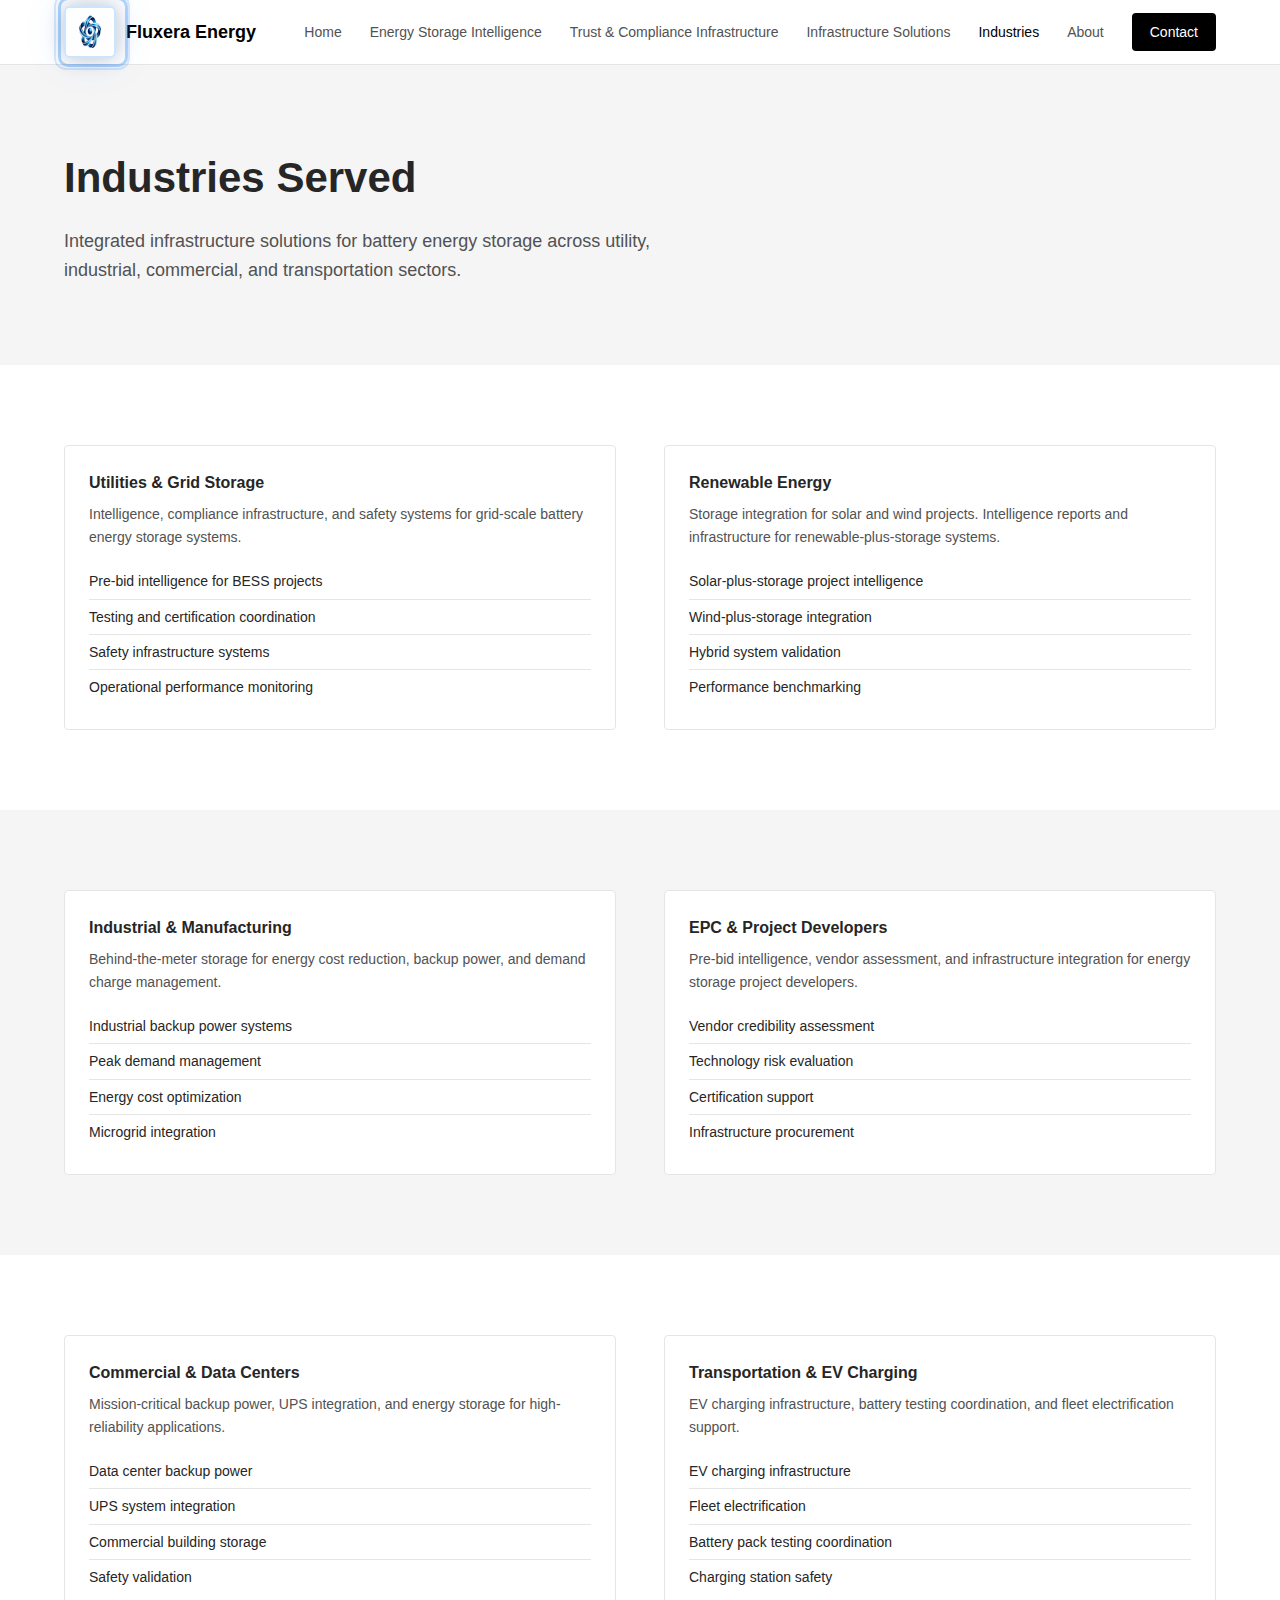
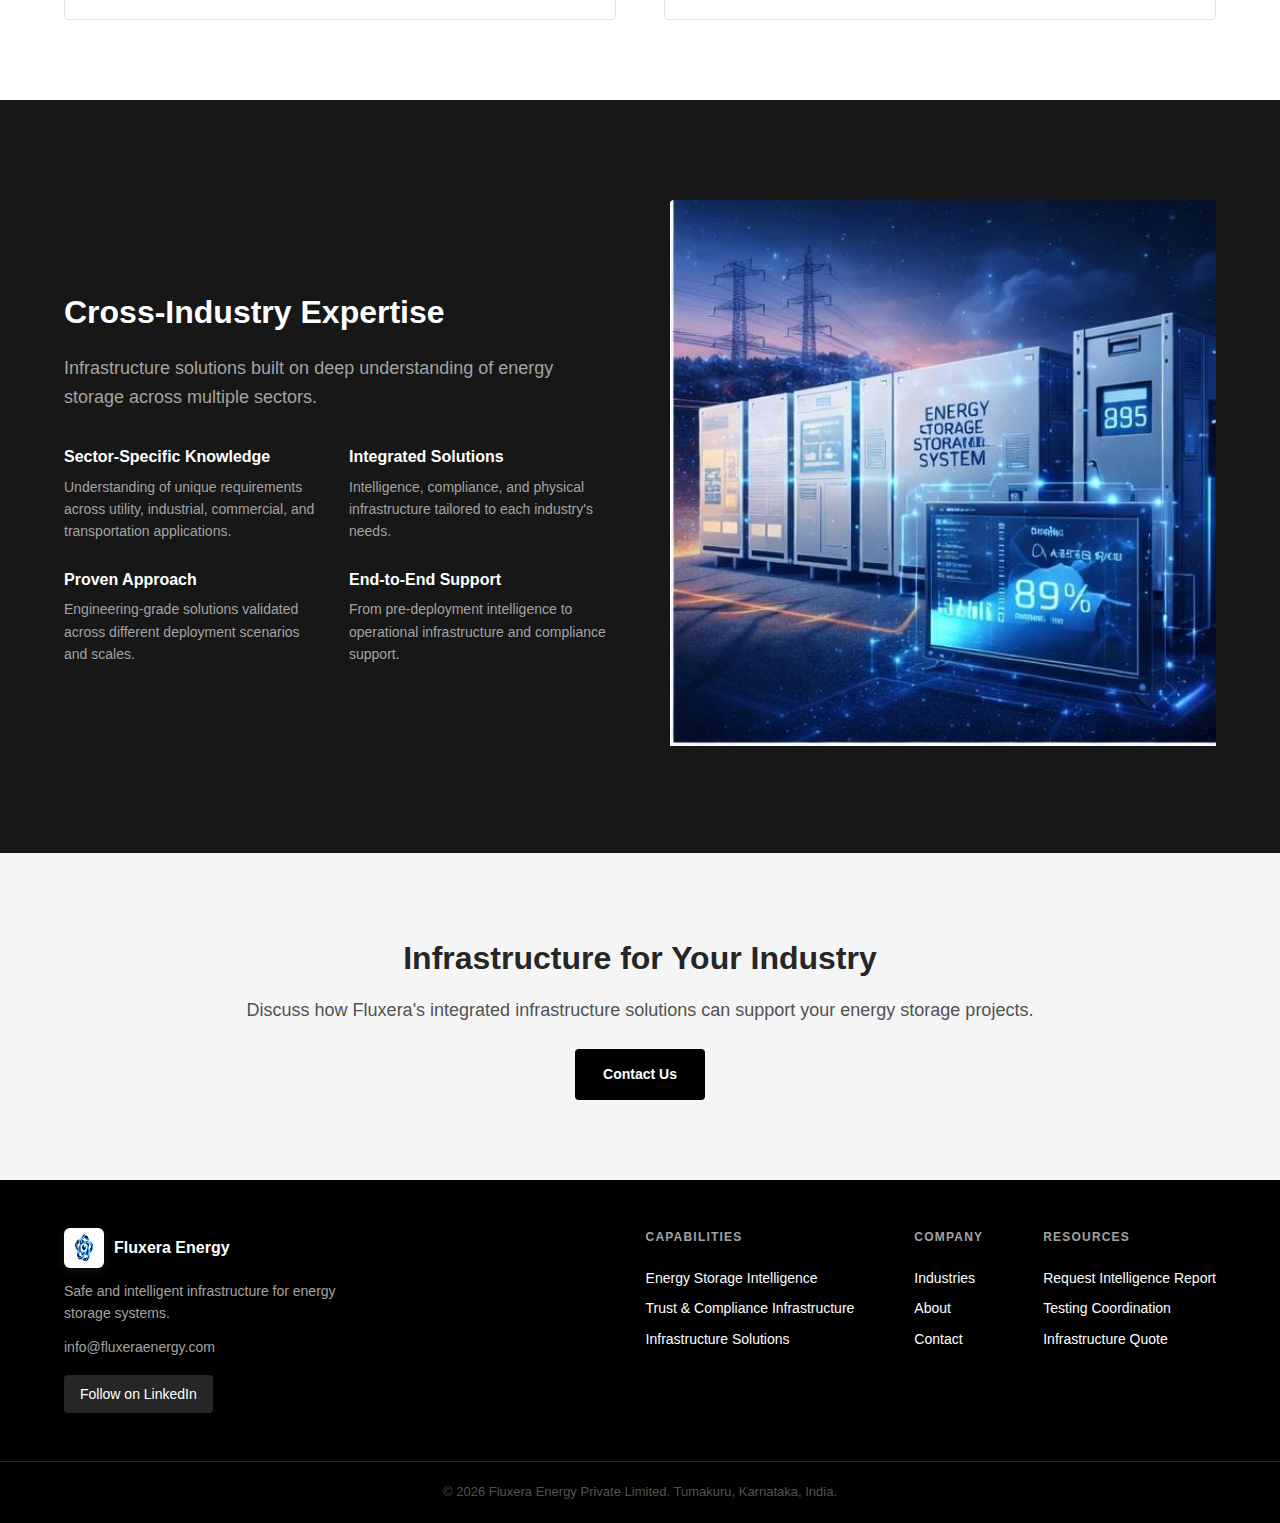
<file: industries.html>
<!DOCTYPE html>
<html lang="en">
<head>
  <meta charset="UTF-8">
  <meta name="viewport" content="width=device-width, initial-scale=1.0">
  <title>Industries Served | Fluxera Energy</title>
  <meta name="description" content="Infrastructure solutions for energy storage across utilities, renewable energy, industrial, commercial, and transportation sectors.">
  <link rel="icon" type="image/jpeg" href="fluxera.jpeg">
  <link rel="stylesheet" href="style.css">
</head>
<body>

<nav>
  <div class="nav-container">
    <a href="index.html" class="logo">
      <img src="fluxera.jpeg" alt="Fluxera">
      <span>Fluxera Energy</span>
    </a>
    <button class="mobile-toggle" onclick="toggleMenu()">
      <span></span><span></span><span></span>
    </button>
    <div class="nav-links">
      <a href="index.html">Home</a>
      <a href="intelligence.html">Energy Storage Intelligence</a>
      <a href="compliance.html">Trust & Compliance Infrastructure</a>
      <a href="infrastructure.html">Infrastructure Solutions</a>
      <a href="industries.html" class="active">Industries</a>
      <a href="about.html">About</a>
      <a href="contact.html" class="nav-cta">Contact</a>
    </div>
  </div>
</nav>

<section class="page-hero">
  <div class="container">
    <h1>Industries Served</h1>
    <p>Integrated infrastructure solutions for battery energy storage across utility, industrial, commercial, and transportation sectors.</p>
  </div>
</section>

<section class="content-section">
  <div class="container">
    <div class="content-grid">
      <div class="feature-card">
        <h4>Utilities & Grid Storage</h4>
        <p style="margin-bottom: 16px;">Intelligence, compliance infrastructure, and safety systems for grid-scale battery energy storage systems.</p>
        <ul style="list-style: none;">
          <li style="padding: 6px 0; border-bottom: 1px solid var(--gray-200); font-size: 14px;">Pre-bid intelligence for BESS projects</li>
          <li style="padding: 6px 0; border-bottom: 1px solid var(--gray-200); font-size: 14px;">Testing and certification coordination</li>
          <li style="padding: 6px 0; border-bottom: 1px solid var(--gray-200); font-size: 14px;">Safety infrastructure systems</li>
          <li style="padding: 6px 0; font-size: 14px;">Operational performance monitoring</li>
        </ul>
      </div>
      
      <div class="feature-card">
        <h4>Renewable Energy</h4>
        <p style="margin-bottom: 16px;">Storage integration for solar and wind projects. Intelligence reports and infrastructure for renewable-plus-storage systems.</p>
        <ul style="list-style: none;">
          <li style="padding: 6px 0; border-bottom: 1px solid var(--gray-200); font-size: 14px;">Solar-plus-storage project intelligence</li>
          <li style="padding: 6px 0; border-bottom: 1px solid var(--gray-200); font-size: 14px;">Wind-plus-storage integration</li>
          <li style="padding: 6px 0; border-bottom: 1px solid var(--gray-200); font-size: 14px;">Hybrid system validation</li>
          <li style="padding: 6px 0; font-size: 14px;">Performance benchmarking</li>
        </ul>
      </div>
    </div>
  </div>
</section>

<section class="content-section alt">
  <div class="container">
    <div class="content-grid">
      <div class="feature-card">
        <h4>Industrial & Manufacturing</h4>
        <p style="margin-bottom: 16px;">Behind-the-meter storage for energy cost reduction, backup power, and demand charge management.</p>
        <ul style="list-style: none;">
          <li style="padding: 6px 0; border-bottom: 1px solid var(--gray-200); font-size: 14px;">Industrial backup power systems</li>
          <li style="padding: 6px 0; border-bottom: 1px solid var(--gray-200); font-size: 14px;">Peak demand management</li>
          <li style="padding: 6px 0; border-bottom: 1px solid var(--gray-200); font-size: 14px;">Energy cost optimization</li>
          <li style="padding: 6px 0; font-size: 14px;">Microgrid integration</li>
        </ul>
      </div>
      
      <div class="feature-card">
        <h4>EPC & Project Developers</h4>
        <p style="margin-bottom: 16px;">Pre-bid intelligence, vendor assessment, and infrastructure integration for energy storage project developers.</p>
        <ul style="list-style: none;">
          <li style="padding: 6px 0; border-bottom: 1px solid var(--gray-200); font-size: 14px;">Vendor credibility assessment</li>
          <li style="padding: 6px 0; border-bottom: 1px solid var(--gray-200); font-size: 14px;">Technology risk evaluation</li>
          <li style="padding: 6px 0; border-bottom: 1px solid var(--gray-200); font-size: 14px;">Certification support</li>
          <li style="padding: 6px 0; font-size: 14px;">Infrastructure procurement</li>
        </ul>
      </div>
    </div>
  </div>
</section>

<section class="content-section">
  <div class="container">
    <div class="content-grid">
      <div class="feature-card">
        <h4>Commercial & Data Centers</h4>
        <p style="margin-bottom: 16px;">Mission-critical backup power, UPS integration, and energy storage for high-reliability applications.</p>
        <ul style="list-style: none;">
          <li style="padding: 6px 0; border-bottom: 1px solid var(--gray-200); font-size: 14px;">Data center backup power</li>
          <li style="padding: 6px 0; border-bottom: 1px solid var(--gray-200); font-size: 14px;">UPS system integration</li>
          <li style="padding: 6px 0; border-bottom: 1px solid var(--gray-200); font-size: 14px;">Commercial building storage</li>
          <li style="padding: 6px 0; font-size: 14px;">Safety validation</li>
        </ul>
      </div>
      
      <div class="feature-card">
        <h4>Transportation & EV Charging</h4>
        <p style="margin-bottom: 16px;">EV charging infrastructure, battery testing coordination, and fleet electrification support.</p>
        <ul style="list-style: none;">
          <li style="padding: 6px 0; border-bottom: 1px solid var(--gray-200); font-size: 14px;">EV charging infrastructure</li>
          <li style="padding: 6px 0; border-bottom: 1px solid var(--gray-200); font-size: 14px;">Fleet electrification</li>
          <li style="padding: 6px 0; border-bottom: 1px solid var(--gray-200); font-size: 14px;">Battery pack testing coordination</li>
          <li style="padding: 6px 0; font-size: 14px;">Charging station safety</li>
        </ul>
      </div>
    </div>
  </div>
</section>

<section class="why">
  <div class="container">
    <div class="why-content">
      <h2>Cross-Industry Expertise</h2>
      <p class="lead">Infrastructure solutions built on deep understanding of energy storage across multiple sectors.</p>
      <div class="why-grid">
        <div class="why-item">
          <h4>Sector-Specific Knowledge</h4>
          <p>Understanding of unique requirements across utility, industrial, commercial, and transportation applications.</p>
        </div>
        <div class="why-item">
          <h4>Integrated Solutions</h4>
          <p>Intelligence, compliance, and physical infrastructure tailored to each industry's needs.</p>
        </div>
        <div class="why-item">
          <h4>Proven Approach</h4>
          <p>Engineering-grade solutions validated across different deployment scenarios and scales.</p>
        </div>
        <div class="why-item">
          <h4>End-to-End Support</h4>
          <p>From pre-deployment intelligence to operational infrastructure and compliance support.</p>
        </div>
      </div>
    </div>
    <div class="why-image">
      <img src="ess.jpeg" alt="Energy Storage Industries">
    </div>
  </div>
</section>

<section class="cta-section">
  <div class="container">
    <h2>Infrastructure for Your Industry</h2>
    <p>Discuss how Fluxera's integrated infrastructure solutions can support your energy storage projects.</p>
    <a href="contact.html" class="btn-primary">Contact Us</a>
  </div>
</section>

<footer>
  <div class="footer-content">
    <div class="footer-brand">
      <a href="index.html" class="footer-logo">
        <img src="fluxera.jpeg" alt="Fluxera">
        <span>Fluxera Energy</span>
      </a>
      <p>Safe and intelligent infrastructure for energy storage systems.</p>
      <p style="margin-top: 12px; font-size: 14px;">
        <a href="mailto:info@fluxeraenergy.com" style="color: var(--gray-400); text-decoration: none; transition: color 0.2s;">info@fluxeraenergy.com</a>
      </p>
      <div style="margin-top: 16px;">
        <a href="https://linkedin.com/company/fluxera-energy" target="_blank" rel="noopener" style="display: inline-block; padding: 8px 16px; background: var(--gray-800); color: var(--white); text-decoration: none; border-radius: 4px; font-size: 14px; font-weight: 500;">Follow on LinkedIn</a>
      </div>
    </div>
    <div class="footer-links">
      <div class="footer-col">
        <h5>Capabilities</h5>
        <a href="intelligence.html">Energy Storage Intelligence</a>
        <a href="compliance.html">Trust & Compliance Infrastructure</a>
        <a href="infrastructure.html">Infrastructure Solutions</a>
      </div>
      <div class="footer-col">
        <h5>Company</h5>
        <a href="industries.html">Industries</a>
        <a href="about.html">About</a>
        <a href="contact.html">Contact</a>
      </div>
      <div class="footer-col">
        <h5>Resources</h5>
        <a href="contact.html">Request Intelligence Report</a>
        <a href="contact.html">Testing Coordination</a>
        <a href="contact.html">Infrastructure Quote</a>
      </div>
    </div>
  </div>
  <div class="footer-bottom">
    <p>© 2026 Fluxera Energy Private Limited. Tumakuru, Karnataka, India.</p>
  </div>
</footer>

<script>
function toggleMenu() {
  document.querySelector('.nav-links').classList.toggle('active');
  document.querySelector('.mobile-toggle').classList.toggle('active');
}
</script>
</body>
</html>
</file>
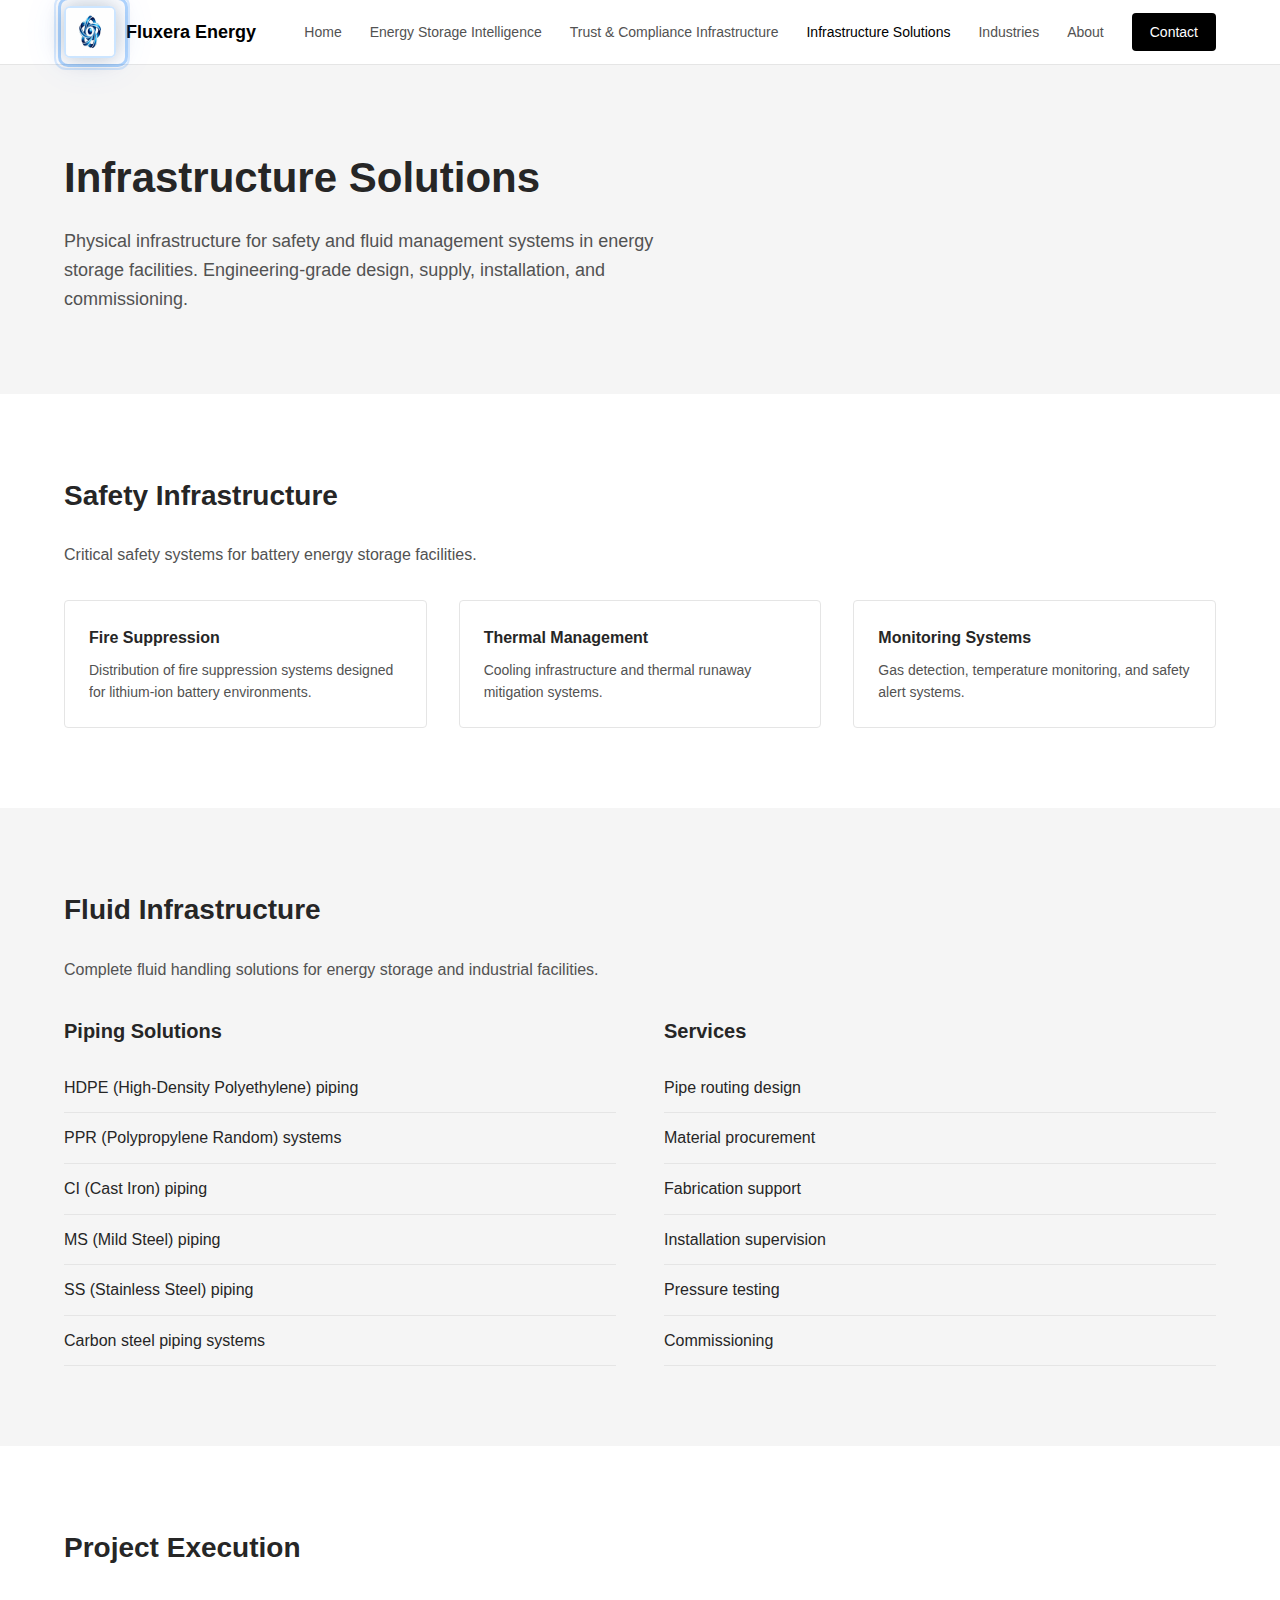
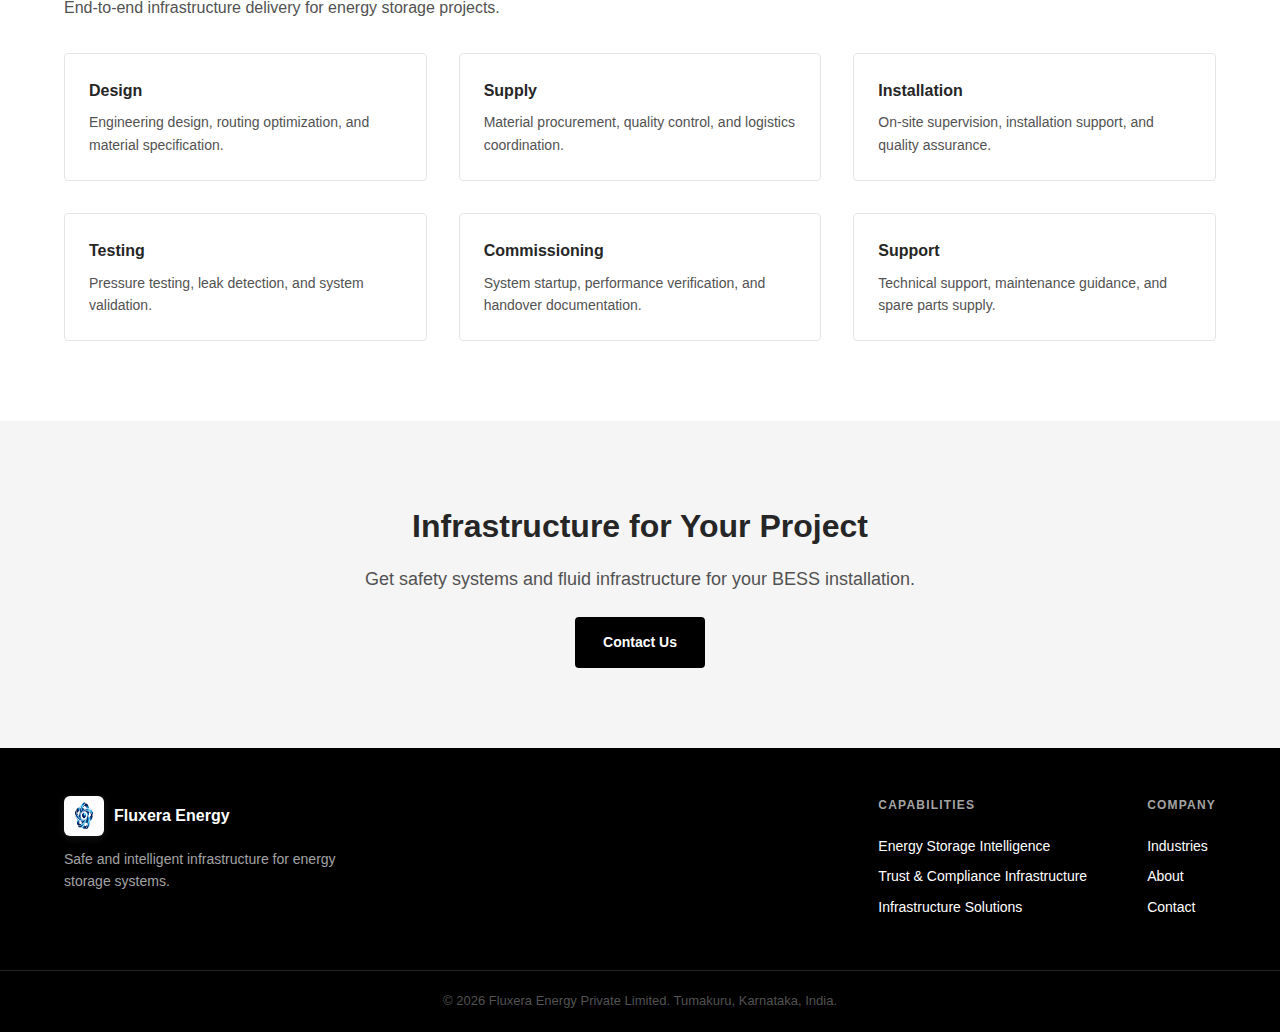
<file: infrastructure.html>
<!DOCTYPE html>
<html lang="en">
<head>
  <meta charset="UTF-8">
  <meta name="viewport" content="width=device-width, initial-scale=1.0">
  <title>Infrastructure Solutions | Fluxera Energy</title>
  <meta name="description" content="Safety infrastructure systems and fluid infrastructure solutions for BESS projects. HDPE, PPR, SS piping supply and installation.">
  <link rel="icon" type="image/jpeg" href="fluxera.jpeg">
  <link rel="stylesheet" href="style.css">
</head>
<body>

<nav>
  <div class="nav-container">
    <a href="index.html" class="logo">
      <img src="fluxera.jpeg" alt="Fluxera">
      <span>Fluxera Energy</span>
    </a>
    <button class="mobile-toggle" onclick="toggleMenu()">
      <span></span><span></span><span></span>
    </button>
    <div class="nav-links">
      <a href="index.html">Home</a>
      <a href="intelligence.html">Energy Storage Intelligence</a>
      <a href="compliance.html">Trust & Compliance Infrastructure</a>
      <a href="infrastructure.html" class="active">Infrastructure Solutions</a>
      <a href="industries.html">Industries</a>
      <a href="about.html">About</a>
      <a href="contact.html" class="nav-cta">Contact</a>
    </div>
  </div>
</nav>

<section class="page-hero">
  <div class="container">
    <h1>Infrastructure Solutions</h1>
    <p>Physical infrastructure for safety and fluid management systems in energy storage facilities. Engineering-grade design, supply, installation, and commissioning.</p>
  </div>
</section>

<section class="content-section" id="safety">
  <div class="container">
    <h2>Safety Infrastructure</h2>
    <p style="color: var(--gray-600); margin-bottom: 32px;">Critical safety systems for battery energy storage facilities.</p>
    
    <div class="content-grid three">
      <div class="feature-card">
        <h4>Fire Suppression</h4>
        <p>Distribution of fire suppression systems designed for lithium-ion battery environments.</p>
      </div>
      <div class="feature-card">
        <h4>Thermal Management</h4>
        <p>Cooling infrastructure and thermal runaway mitigation systems.</p>
      </div>
      <div class="feature-card">
        <h4>Monitoring Systems</h4>
        <p>Gas detection, temperature monitoring, and safety alert systems.</p>
      </div>
    </div>
  </div>
</section>

<section class="content-section alt" id="fluid">
  <div class="container">
    <h2>Fluid Infrastructure</h2>
    <p style="color: var(--gray-600); margin-bottom: 32px;">Complete fluid handling solutions for energy storage and industrial facilities.</p>
    
    <div class="content-grid">
      <div>
        <h3 style="margin-bottom: 16px;">Piping Solutions</h3>
        <div class="list-section">
          <ul>
            <li>HDPE (High-Density Polyethylene) piping</li>
            <li>PPR (Polypropylene Random) systems</li>
            <li>CI (Cast Iron) piping</li>
            <li>MS (Mild Steel) piping</li>
            <li>SS (Stainless Steel) piping</li>
            <li>Carbon steel piping systems</li>
          </ul>
        </div>
      </div>
      <div>
        <h3 style="margin-bottom: 16px;">Services</h3>
        <div class="list-section">
          <ul>
            <li>Pipe routing design</li>
            <li>Material procurement</li>
            <li>Fabrication support</li>
            <li>Installation supervision</li>
            <li>Pressure testing</li>
            <li>Commissioning</li>
          </ul>
        </div>
      </div>
    </div>
  </div>
</section>

<section class="content-section" id="piping">
  <div class="container">
    <h2>Project Execution</h2>
    <p style="color: var(--gray-600); margin-bottom: 32px;">End-to-end infrastructure delivery for energy storage projects.</p>
    
    <div class="content-grid three">
      <div class="feature-card">
        <h4>Design</h4>
        <p>Engineering design, routing optimization, and material specification.</p>
      </div>
      <div class="feature-card">
        <h4>Supply</h4>
        <p>Material procurement, quality control, and logistics coordination.</p>
      </div>
      <div class="feature-card">
        <h4>Installation</h4>
        <p>On-site supervision, installation support, and quality assurance.</p>
      </div>
      <div class="feature-card">
        <h4>Testing</h4>
        <p>Pressure testing, leak detection, and system validation.</p>
      </div>
      <div class="feature-card">
        <h4>Commissioning</h4>
        <p>System startup, performance verification, and handover documentation.</p>
      </div>
      <div class="feature-card">
        <h4>Support</h4>
        <p>Technical support, maintenance guidance, and spare parts supply.</p>
      </div>
    </div>
  </div>
</section>

<section class="cta-section">
  <div class="container">
    <h2>Infrastructure for Your Project</h2>
    <p>Get safety systems and fluid infrastructure for your BESS installation.</p>
    <a href="contact.html" class="btn-primary">Contact Us</a>
  </div>
</section>

<footer>
  <div class="footer-content">
    <div class="footer-brand">
      <a href="index.html" class="footer-logo">
        <img src="fluxera.jpeg" alt="Fluxera">
        <span>Fluxera Energy</span>
      </a>
      <p>Safe and intelligent infrastructure for energy storage systems.</p>
    </div>
    <div class="footer-links">
      <div class="footer-col">
        <h5>Capabilities</h5>
        <a href="intelligence.html">Energy Storage Intelligence</a>
        <a href="compliance.html">Trust & Compliance Infrastructure</a>
        <a href="infrastructure.html">Infrastructure Solutions</a>
      </div>
      <div class="footer-col">
        <h5>Company</h5>
        <a href="industries.html">Industries</a>
        <a href="about.html">About</a>
        <a href="contact.html">Contact</a>
      </div>
    </div>
  </div>
  <div class="footer-bottom">
    <p>© 2026 Fluxera Energy Private Limited. Tumakuru, Karnataka, India.</p>
  </div>
</footer>

<script>
function toggleMenu() {
  document.querySelector('.nav-links').classList.toggle('active');
  document.querySelector('.mobile-toggle').classList.toggle('active');
}
</script>
</body>
</html>
</file>
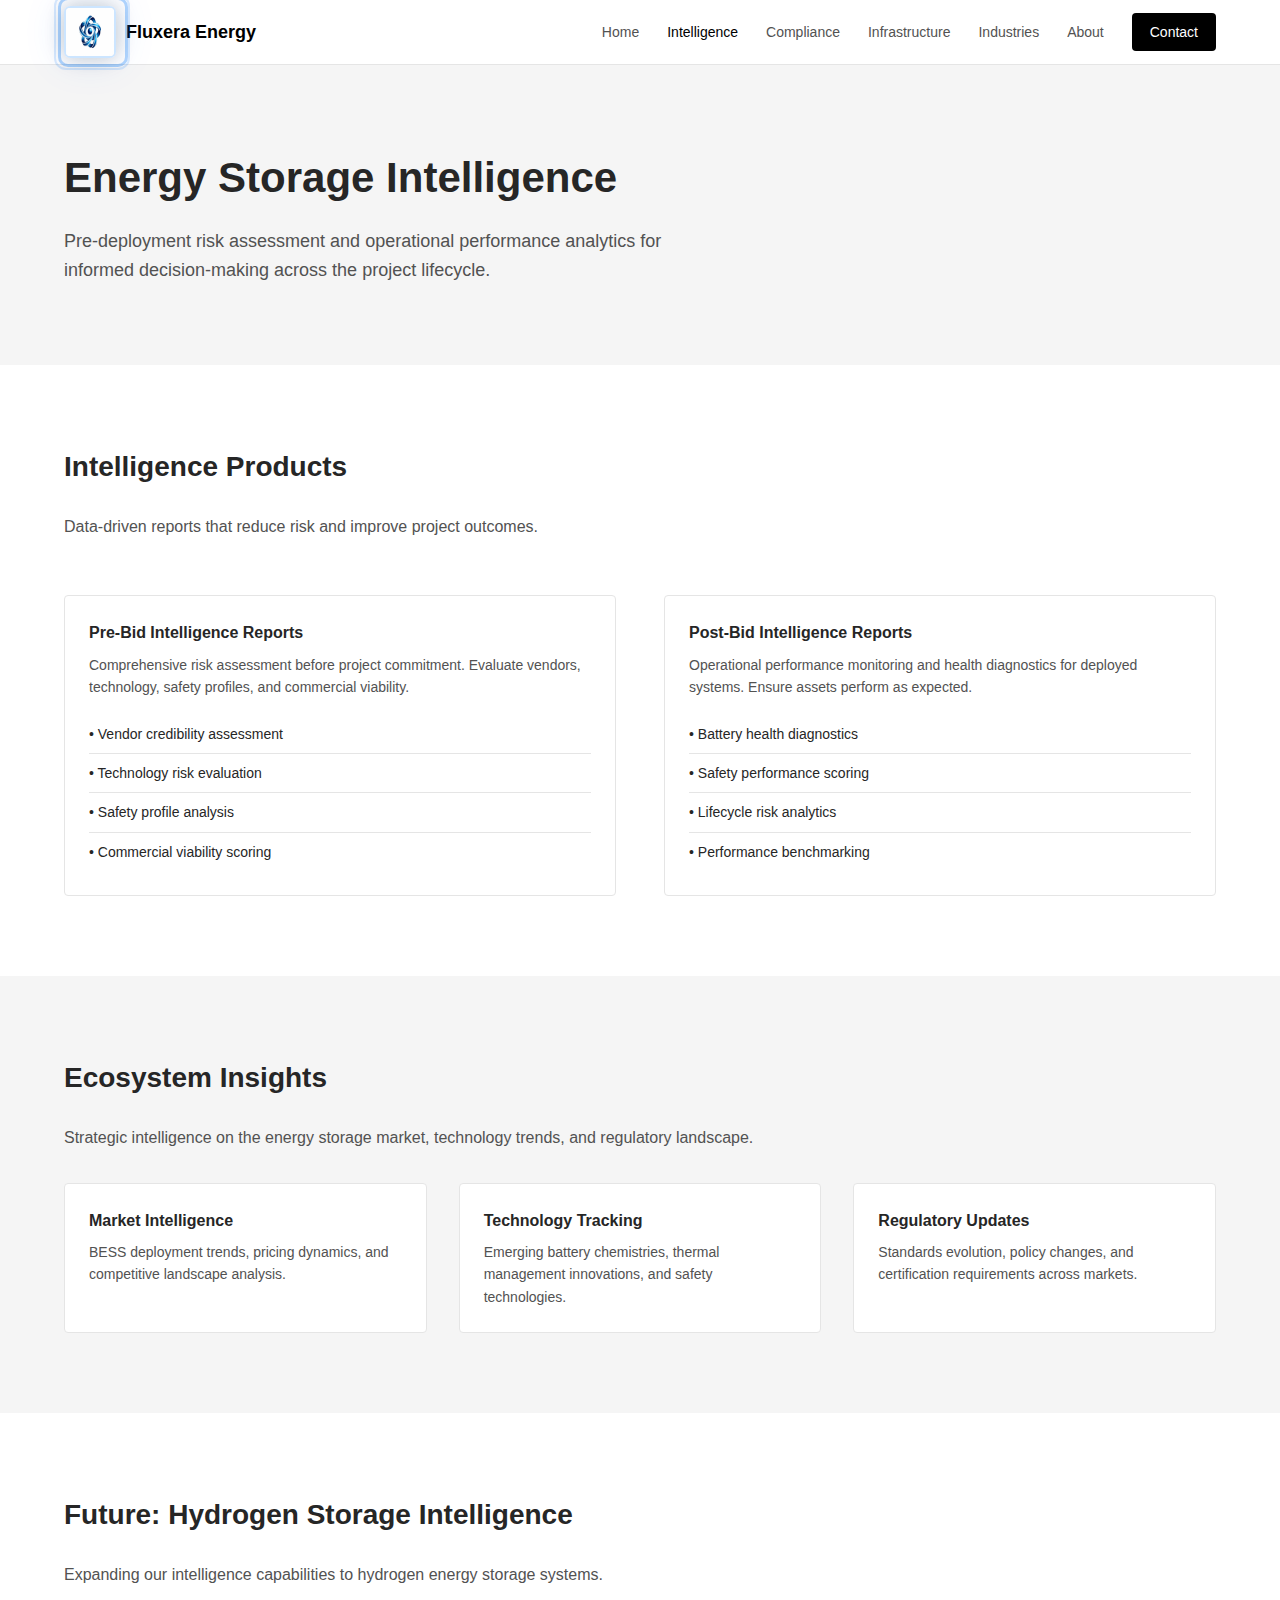
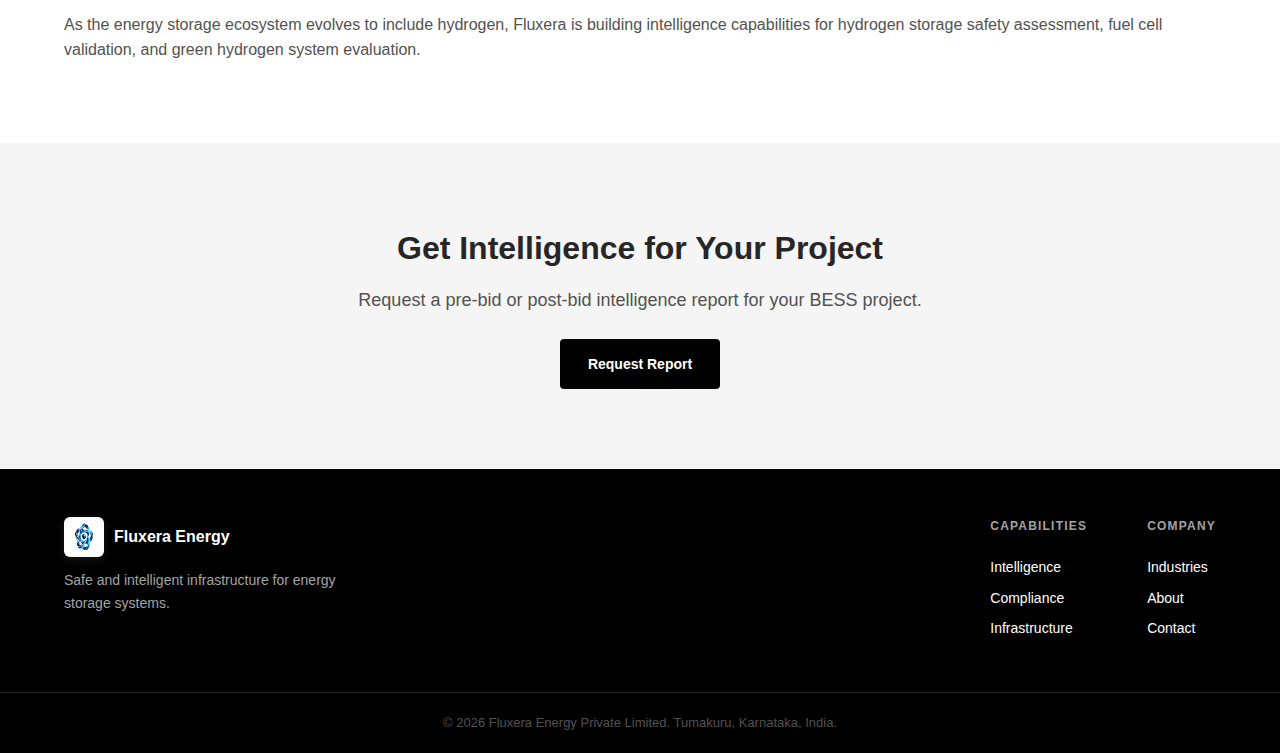
<file: intelligence.html>
<!DOCTYPE html>
<html lang="en">
<head>
  <meta charset="UTF-8">
  <meta name="viewport" content="width=device-width, initial-scale=1.0">
  <title>Energy Storage Intelligence | Fluxera Energy</title>
  <meta name="description" content="Pre-bid and post-bid intelligence reports for energy storage projects. Data-driven risk assessment and ecosystem insights.">
  <link rel="icon" type="image/jpeg" href="fluxera.jpeg">
  <link rel="stylesheet" href="style.css">
</head>
<body>

<nav>
  <div class="nav-container">
    <a href="index.html" class="logo">
      <img src="fluxera.jpeg" alt="Fluxera">
      <span>Fluxera Energy</span>
    </a>
    <button class="mobile-toggle" onclick="toggleMenu()">
      <span></span><span></span><span></span>
    </button>
    <div class="nav-links">
      <a href="index.html">Home</a>
      <a href="intelligence.html" class="active">Intelligence</a>
      <a href="compliance.html">Compliance</a>
      <a href="infrastructure.html">Infrastructure</a>
      <a href="industries.html">Industries</a>
      <a href="about.html">About</a>
      <a href="contact.html" class="nav-cta">Contact</a>
    </div>
  </div>
</nav>

<section class="page-hero">
  <div class="container">
    <h1>Energy Storage Intelligence</h1>
    <p>Pre-deployment risk assessment and operational performance analytics for informed decision-making across the project lifecycle.</p>
  </div>
</section>

<section class="content-section">
  <div class="container">
    <div class="content-grid">
      <div>
        <h2>Intelligence Products</h2>
        <p style="color: var(--gray-600); margin-bottom: 24px;">Data-driven reports that reduce risk and improve project outcomes.</p>
      </div>
      <div></div>
    </div>
    
    <div class="content-grid" style="margin-top: 32px;">
      <div class="feature-card" id="pre-bid">
        <h4>Pre-Bid Intelligence Reports</h4>
        <p>Comprehensive risk assessment before project commitment. Evaluate vendors, technology, safety profiles, and commercial viability.</p>
        <ul style="margin-top: 16px; list-style: none;">
          <li style="padding: 8px 0; border-bottom: 1px solid var(--gray-200); font-size: 14px;">• Vendor credibility assessment</li>
          <li style="padding: 8px 0; border-bottom: 1px solid var(--gray-200); font-size: 14px;">• Technology risk evaluation</li>
          <li style="padding: 8px 0; border-bottom: 1px solid var(--gray-200); font-size: 14px;">• Safety profile analysis</li>
          <li style="padding: 8px 0; font-size: 14px;">• Commercial viability scoring</li>
        </ul>
      </div>
      
      <div class="feature-card" id="post-bid">
        <h4>Post-Bid Intelligence Reports</h4>
        <p>Operational performance monitoring and health diagnostics for deployed systems. Ensure assets perform as expected.</p>
        <ul style="margin-top: 16px; list-style: none;">
          <li style="padding: 8px 0; border-bottom: 1px solid var(--gray-200); font-size: 14px;">• Battery health diagnostics</li>
          <li style="padding: 8px 0; border-bottom: 1px solid var(--gray-200); font-size: 14px;">• Safety performance scoring</li>
          <li style="padding: 8px 0; border-bottom: 1px solid var(--gray-200); font-size: 14px;">• Lifecycle risk analytics</li>
          <li style="padding: 8px 0; font-size: 14px;">• Performance benchmarking</li>
        </ul>
      </div>
    </div>
  </div>
</section>

<section class="content-section alt" id="insights">
  <div class="container">
    <h2>Ecosystem Insights</h2>
    <p style="color: var(--gray-600); margin-bottom: 32px;">Strategic intelligence on the energy storage market, technology trends, and regulatory landscape.</p>
    
    <div class="content-grid three">
      <div class="feature-card">
        <h4>Market Intelligence</h4>
        <p>BESS deployment trends, pricing dynamics, and competitive landscape analysis.</p>
      </div>
      <div class="feature-card">
        <h4>Technology Tracking</h4>
        <p>Emerging battery chemistries, thermal management innovations, and safety technologies.</p>
      </div>
      <div class="feature-card">
        <h4>Regulatory Updates</h4>
        <p>Standards evolution, policy changes, and certification requirements across markets.</p>
      </div>
    </div>
  </div>
</section>

<section class="content-section">
  <div class="container">
    <h2>Future: Hydrogen Storage Intelligence</h2>
    <p style="color: var(--gray-600); margin-bottom: 24px;">Expanding our intelligence capabilities to hydrogen energy storage systems.</p>
    <p style="color: var(--gray-600);">As the energy storage ecosystem evolves to include hydrogen, Fluxera is building intelligence capabilities for hydrogen storage safety assessment, fuel cell validation, and green hydrogen system evaluation.</p>
  </div>
</section>

<section class="cta-section">
  <div class="container">
    <h2>Get Intelligence for Your Project</h2>
    <p>Request a pre-bid or post-bid intelligence report for your BESS project.</p>
    <a href="contact.html" class="btn-primary">Request Report</a>
  </div>
</section>

<footer>
  <div class="footer-content">
    <div class="footer-brand">
      <a href="index.html" class="footer-logo">
        <img src="fluxera.jpeg" alt="Fluxera">
        <span>Fluxera Energy</span>
      </a>
      <p>Safe and intelligent infrastructure for energy storage systems.</p>
    </div>
    <div class="footer-links">
      <div class="footer-col">
        <h5>Capabilities</h5>
        <a href="intelligence.html">Intelligence</a>
        <a href="compliance.html">Compliance</a>
        <a href="infrastructure.html">Infrastructure</a>
      </div>
      <div class="footer-col">
        <h5>Company</h5>
        <a href="industries.html">Industries</a>
        <a href="about.html">About</a>
        <a href="contact.html">Contact</a>
      </div>
    </div>
  </div>
  <div class="footer-bottom">
    <p>© 2026 Fluxera Energy Private Limited. Tumakuru, Karnataka, India.</p>
  </div>
</footer>

<script>
function toggleMenu() {
  document.querySelector('.nav-links').classList.toggle('active');
  document.querySelector('.mobile-toggle').classList.toggle('active');
}
</script>
</body>
</html>
</file>
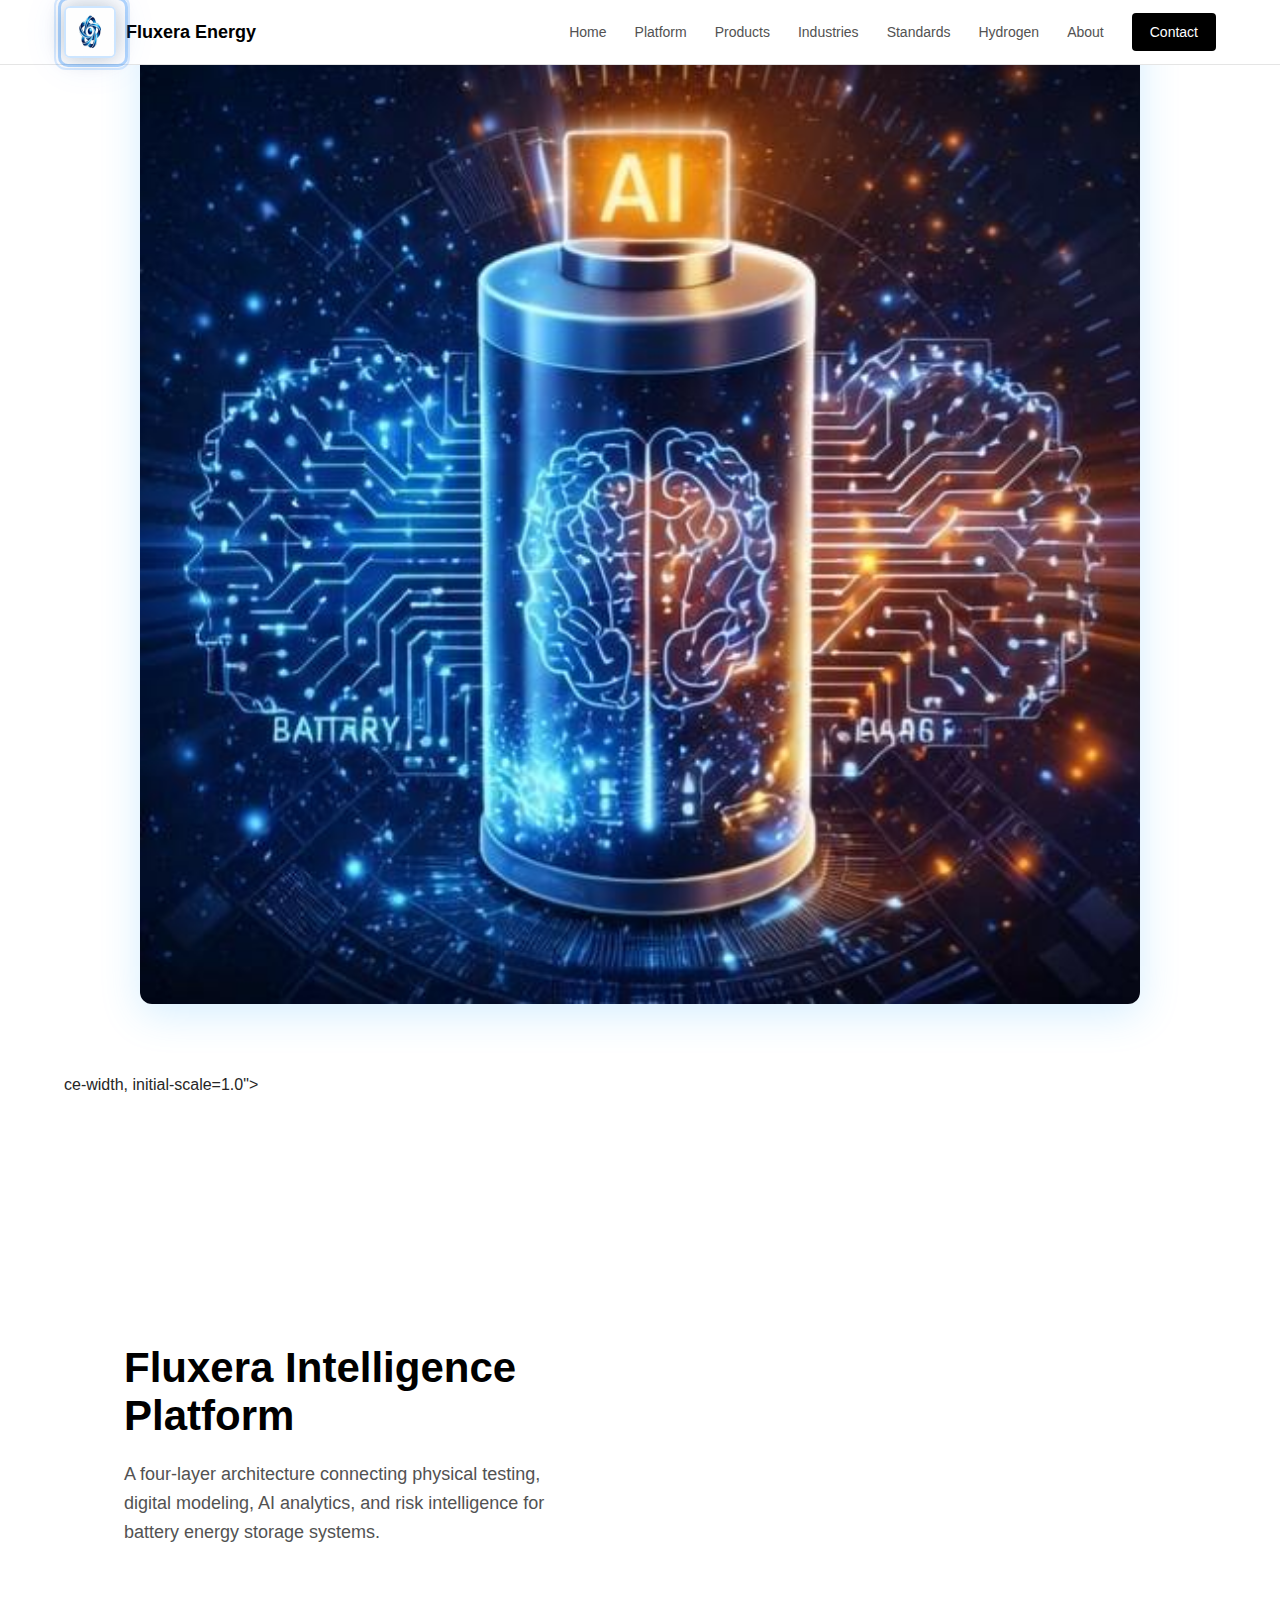
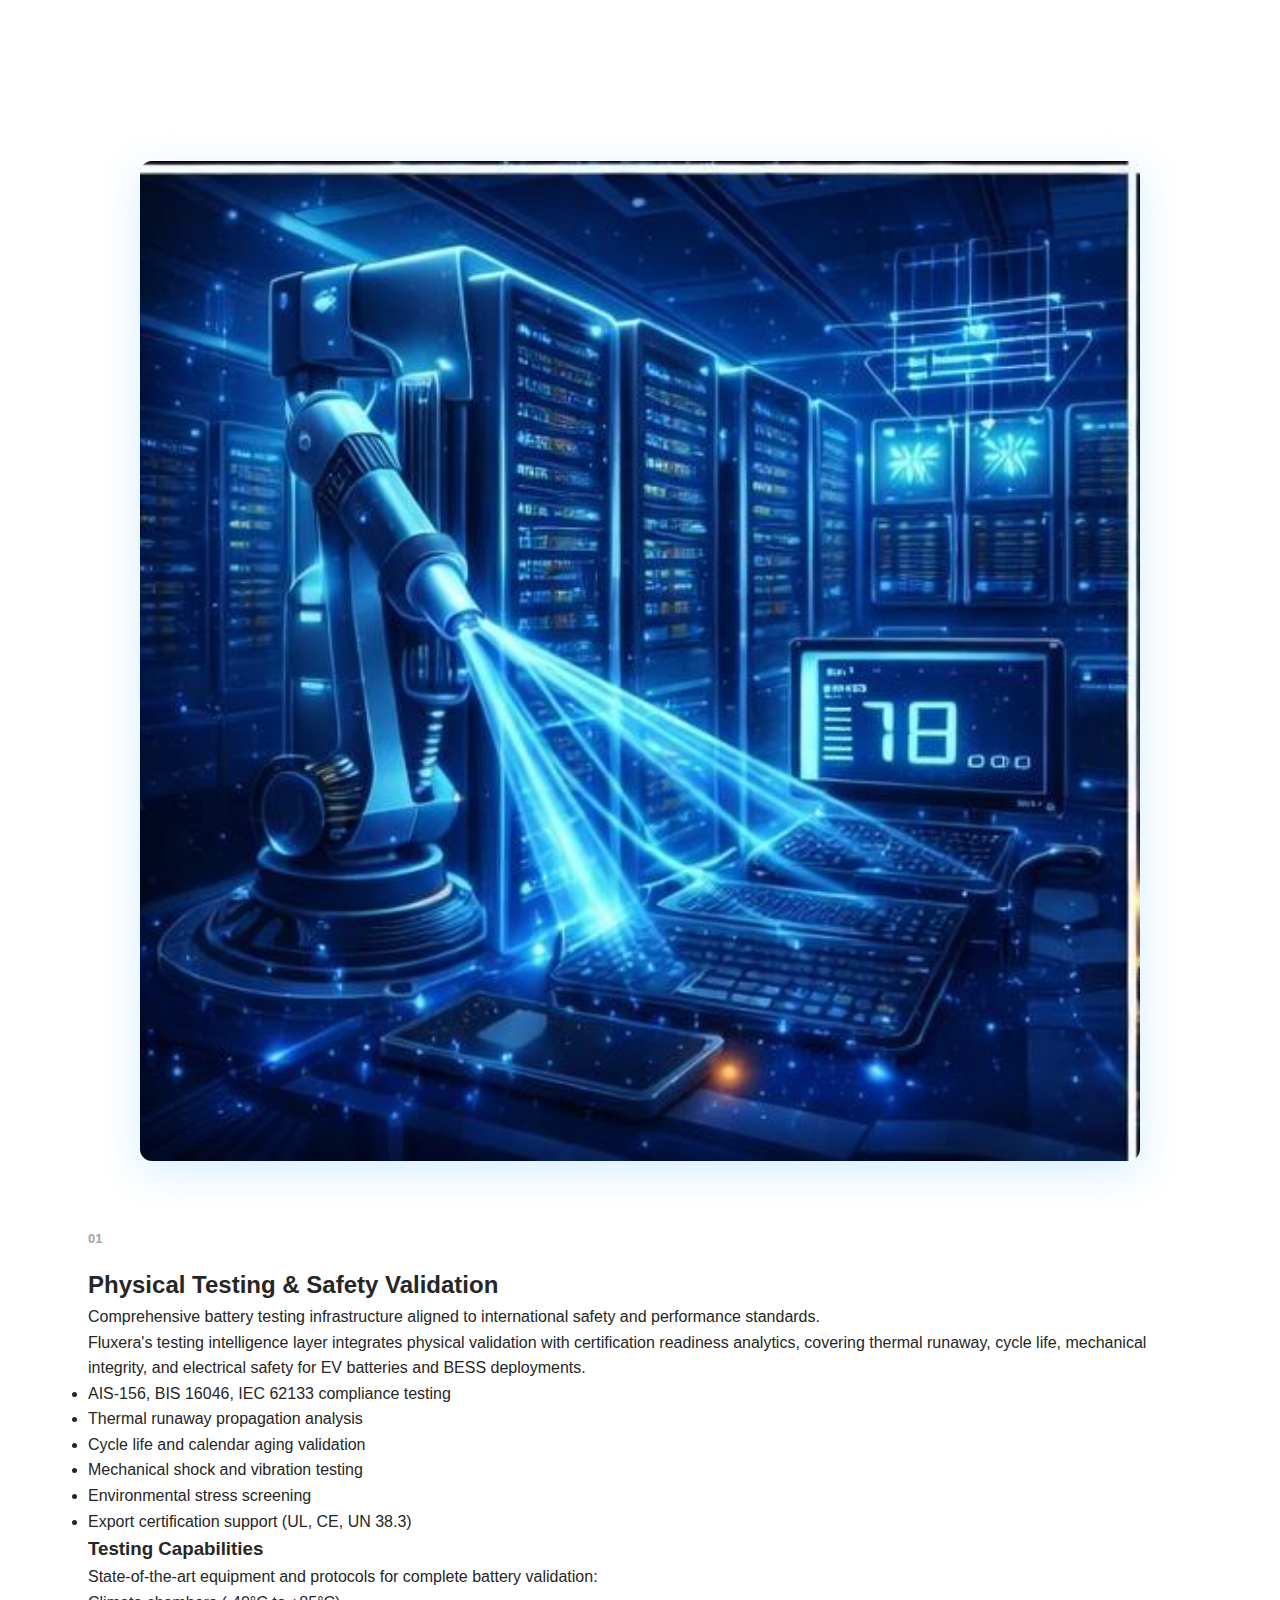
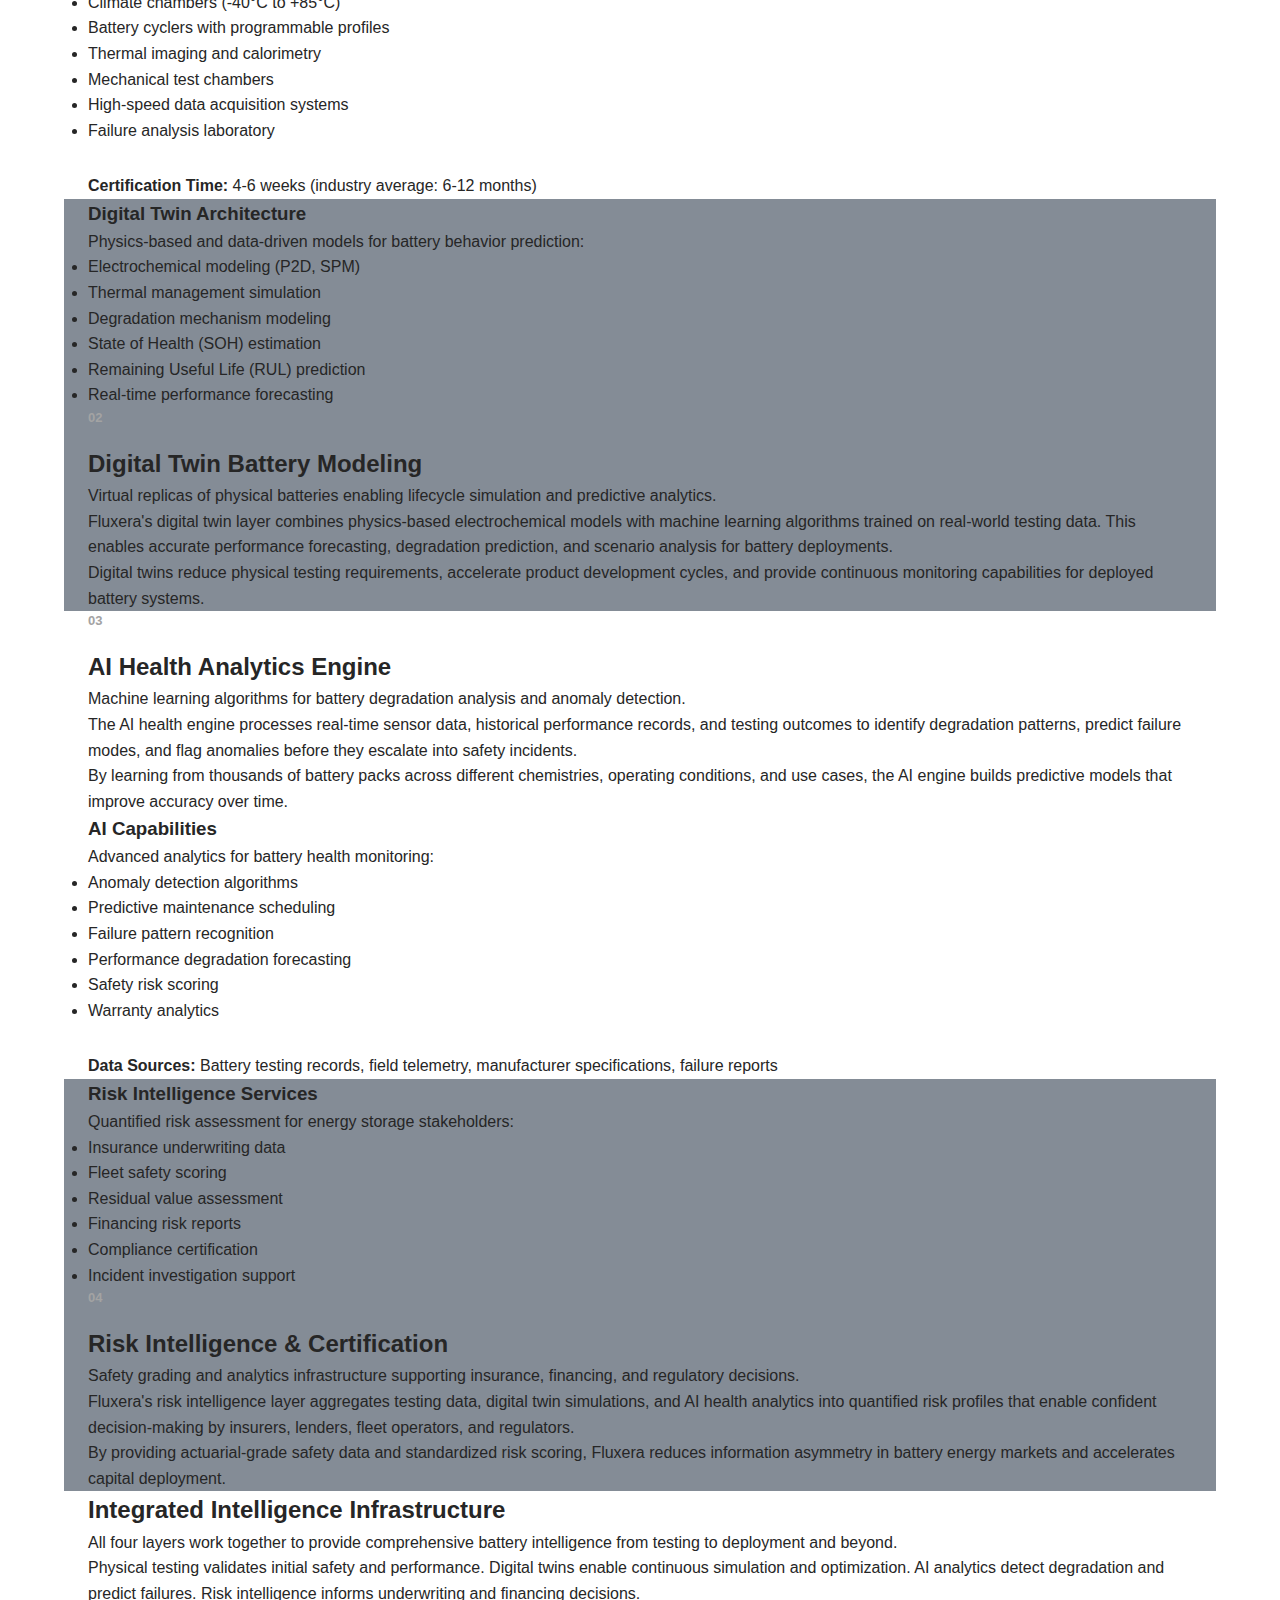
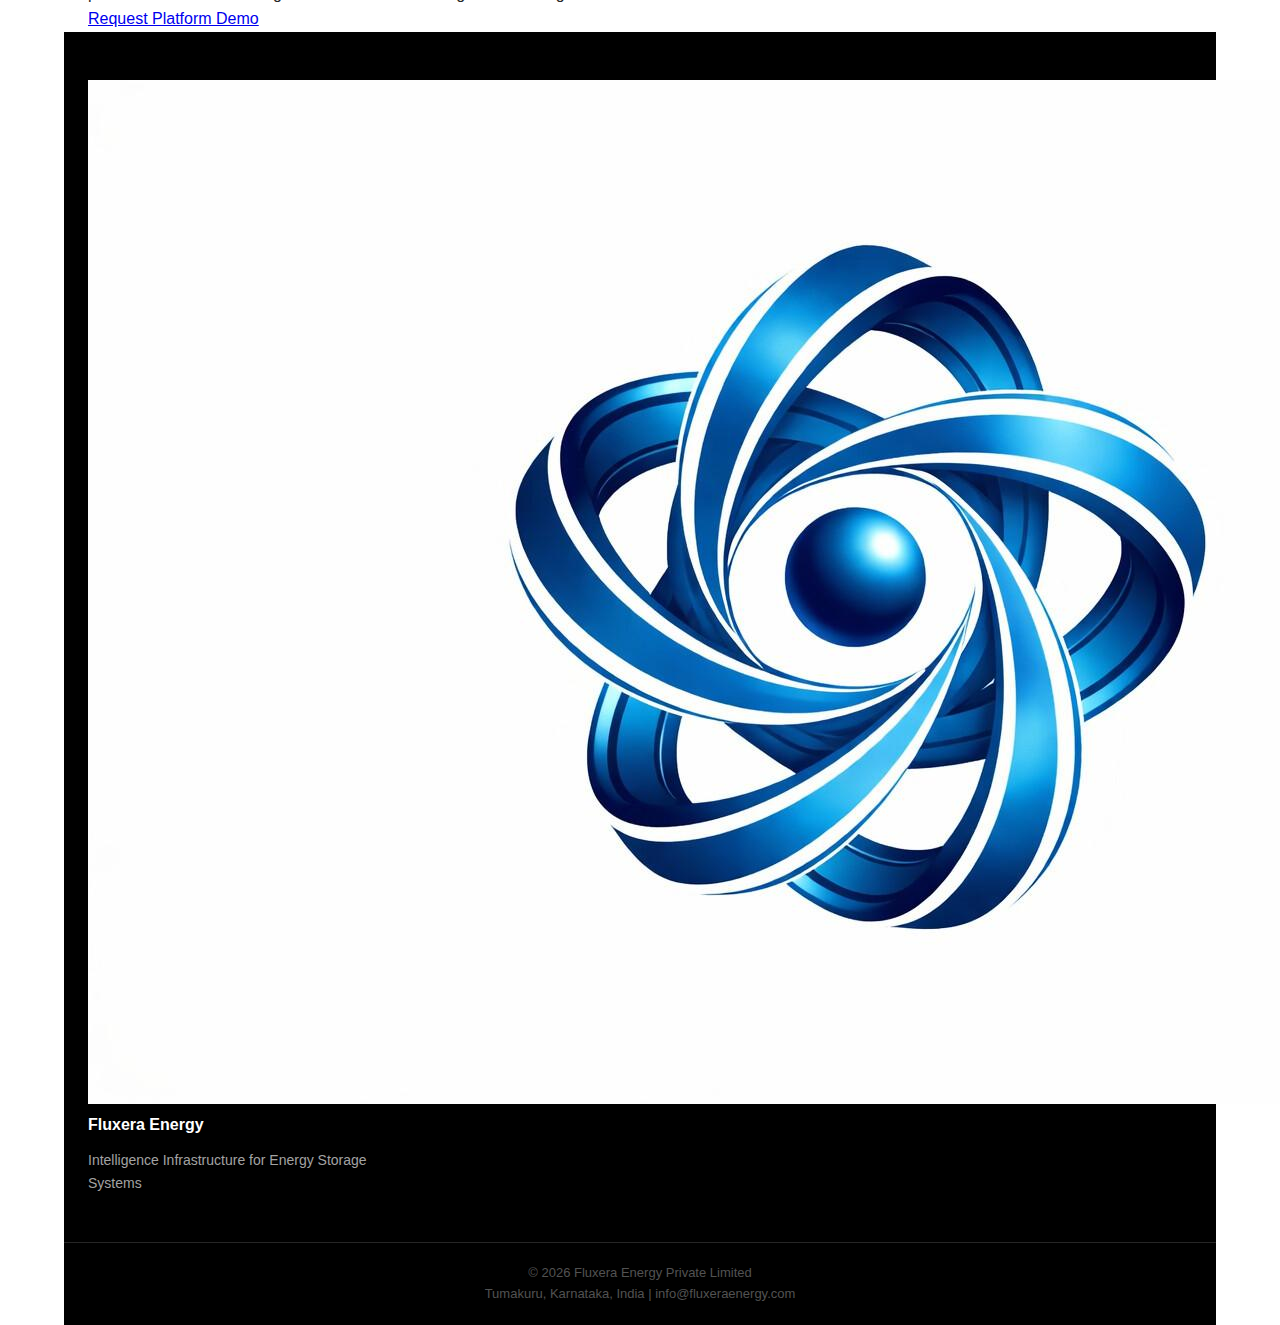
<file: platform.html>
<!DOCTYPE html>
<html lang="en">
<head>
  <meta charset="UTF-8">
  <meta name="viewport" content="width=d<section id="ai-health" style="background: rgba(10, 26, 46, 0.5);">
  <div class="container">
    <div style="text-align: center; margin-bottom: 60px;">
      <img src="battery_ai.jpeg" alt="AI Health Analytics for Batteries" style="width: 100%; max-width: 1000px; border-radius: 12px; box-shadow: 0 10px 40px rgba(45, 168, 255, 0.2);">
    </div>
    
    <div class="grid-2">ce-width, initial-scale=1.0">
  <meta name="description" content="Fluxera Platform - Four-layer intelligence architecture for battery energy systems">
  <title>Platform | Fluxera Energy</title>
  
  <!-- Open Graph / Social Media Tags -->
  <meta property="og:type" content="website">
  <meta property="og:url" content="https://fluxeraenergy.github.io/platform.html">
  <meta property="og:title" content="Fluxera Platform | Intelligence Architecture for Energy Storage">
  <meta property="og:description" content="Four-layer intelligence platform: Testing infrastructure, digital twin modeling, AI health analytics, and energy risk intelligence for battery systems.">
  <meta property="og:image" content="https://fluxeraenergy.github.io/fluxera.jpeg">
  
  <!-- Twitter Card Tags -->
  <meta property="twitter:card" content="summary_large_image">
  <meta property="twitter:url" content="https://fluxeraenergy.github.io/platform.html">
  <meta property="twitter:title" content="Fluxera Platform | Intelligence Architecture for Energy Storage">
  <meta property="twitter:description" content="Four-layer intelligence platform: Testing infrastructure, digital twin modeling, AI health analytics, and energy risk intelligence for battery systems.">
  <meta property="twitter:image" content="https://fluxeraenergy.github.io/fluxera.jpeg">
  
  <link rel="stylesheet" href="style.css">
</head>
 
<body>
 
<nav>
  <div class="nav-container">
    <div class="logo">
      <img src="fluxera.jpeg" alt="Fluxera Energy Logo" class="logo-image">
      Fluxera Energy
    </div>
    <div class="mobile-menu-toggle" onclick="toggleMobileMenu()">
      <span></span>
      <span></span>
      <span></span>
    </div>
    <div class="nav-links">
      <a href="index.html">Home</a>
      <a href="platform.html">Platform</a>
      <a href="products.html">Products</a>
      <a href="industries.html">Industries</a>
      <a href="standards.html">Standards</a>
      <a href="hydrogen.html">Hydrogen</a>
      <a href="about.html">About</a>
      <a href="contact.html" class="nav-cta">Contact</a>
    </div>
  </div>
</nav>

<div class="hero">
  <div class="hero-content">
    <h1>Fluxera Intelligence Platform</h1>
    <p class="hero-subtext">
      A four-layer architecture connecting physical testing, digital modeling, AI analytics, and risk intelligence for battery energy storage systems.
    </p>
  </div>
</div>

<section id="testing">
  <div class="container">
    <div style="text-align: center; margin-bottom: 60px;">
      <img src="test.jpeg" alt="Battery Testing Laboratory" style="width: 100%; max-width: 1000px; border-radius: 12px; box-shadow: 0 10px 40px rgba(45, 168, 255, 0.2);">
    </div>
    
    <div class="grid-2">
      <div class="content-block fade-in-up">
        <div class="card-number">01</div>
        <h2>Physical Testing & Safety Validation</h2>
        <p class="large-text">
          Comprehensive battery testing infrastructure aligned to international safety and performance standards.
        </p>
        <p>
          Fluxera's testing intelligence layer integrates physical validation with certification readiness analytics, covering thermal runaway, cycle life, mechanical integrity, and electrical safety for EV batteries and BESS deployments.
        </p>
        <ul class="feature-list">
          <li>AIS-156, BIS 16046, IEC 62133 compliance testing</li>
          <li>Thermal runaway propagation analysis</li>
          <li>Cycle life and calendar aging validation</li>
          <li>Mechanical shock and vibration testing</li>
          <li>Environmental stress screening</li>
          <li>Export certification support (UL, CE, UN 38.3)</li>
        </ul>
      </div>
      
      <div class="card fade-in-up">
        <h3>Testing Capabilities</h3>
        <p>State-of-the-art equipment and protocols for complete battery validation:</p>
        <ul class="feature-list">
          <li>Climate chambers (-40°C to +85°C)</li>
          <li>Battery cyclers with programmable profiles</li>
          <li>Thermal imaging and calorimetry</li>
          <li>Mechanical test chambers</li>
          <li>High-speed data acquisition systems</li>
          <li>Failure analysis laboratory</li>
        </ul>
        <p style="margin-top: 30px;">
          <strong style="color: var(--electric-blue);">Certification Time:</strong> 4-6 weeks (industry average: 6-12 months)
        </p>
      </div>
    </div>
  </div>
</section>

<section id="digital-twin" style="background: rgba(10, 26, 46, 0.5);">
  <div class="container">
    <div class="grid-2">
      <div class="card fade-in-up">
        <h3>Digital Twin Architecture</h3>
        <p>Physics-based and data-driven models for battery behavior prediction:</p>
        <ul class="feature-list">
          <li>Electrochemical modeling (P2D, SPM)</li>
          <li>Thermal management simulation</li>
          <li>Degradation mechanism modeling</li>
          <li>State of Health (SOH) estimation</li>
          <li>Remaining Useful Life (RUL) prediction</li>
          <li>Real-time performance forecasting</li>
        </ul>
      </div>
      
      <div class="content-block fade-in-up">
        <div class="card-number">02</div>
        <h2>Digital Twin Battery Modeling</h2>
        <p class="large-text">
          Virtual replicas of physical batteries enabling lifecycle simulation and predictive analytics.
        </p>
        <p>
          Fluxera's digital twin layer combines physics-based electrochemical models with machine learning algorithms trained on real-world testing data. This enables accurate performance forecasting, degradation prediction, and scenario analysis for battery deployments.
        </p>
        <p>
          Digital twins reduce physical testing requirements, accelerate product development cycles, and provide continuous monitoring capabilities for deployed battery systems.
        </p>
      </div>
    </div>
  </div>
</section>

<section id="ai-health">
  <div class="container">
    <div class="grid-2">
      <div class="content-block">
        <div class="card-number">03</div>
        <h2>AI Health Analytics Engine</h2>
        <p class="large-text">
          Machine learning algorithms for battery degradation analysis and anomaly detection.
        </p>
        <p>
          The AI health engine processes real-time sensor data, historical performance records, and testing outcomes to identify degradation patterns, predict failure modes, and flag anomalies before they escalate into safety incidents.
        </p>
        <p>
          By learning from thousands of battery packs across different chemistries, operating conditions, and use cases, the AI engine builds predictive models that improve accuracy over time.
        </p>
      </div>
      
      <div class="card">
        <h3>AI Capabilities</h3>
        <p>Advanced analytics for battery health monitoring:</p>
        <ul class="feature-list">
          <li>Anomaly detection algorithms</li>
          <li>Predictive maintenance scheduling</li>
          <li>Failure pattern recognition</li>
          <li>Performance degradation forecasting</li>
          <li>Safety risk scoring</li>
          <li>Warranty analytics</li>
        </ul>
        <p style="margin-top: 30px;">
          <strong style="color: var(--electric-blue);">Data Sources:</strong> Battery testing records, field telemetry, manufacturer specifications, failure reports
        </p>
      </div>
    </div>
  </div>
</section>

<section id="risk-intelligence" style="background: rgba(10, 26, 46, 0.5);">
  <div class="container">
    <div class="grid-2">
      <div class="card">
        <h3>Risk Intelligence Services</h3>
        <p>Quantified risk assessment for energy storage stakeholders:</p>
        <ul class="feature-list">
          <li>Insurance underwriting data</li>
          <li>Fleet safety scoring</li>
          <li>Residual value assessment</li>
          <li>Financing risk reports</li>
          <li>Compliance certification</li>
          <li>Incident investigation support</li>
        </ul>
      </div>
      
      <div class="content-block">
        <div class="card-number">04</div>
        <h2>Risk Intelligence & Certification</h2>
        <p class="large-text">
          Safety grading and analytics infrastructure supporting insurance, financing, and regulatory decisions.
        </p>
        <p>
          Fluxera's risk intelligence layer aggregates testing data, digital twin simulations, and AI health analytics into quantified risk profiles that enable confident decision-making by insurers, lenders, fleet operators, and regulators.
        </p>
        <p>
          By providing actuarial-grade safety data and standardized risk scoring, Fluxera reduces information asymmetry in battery energy markets and accelerates capital deployment.
        </p>
      </div>
    </div>
  </div>
</section>

<section>
  <div class="container">
    <div class="content-block centered">
      <h2>Integrated Intelligence Infrastructure</h2>
      <p class="large-text">
        All four layers work together to provide comprehensive battery intelligence from testing to deployment and beyond.
      </p>
      <p>
        Physical testing validates initial safety and performance. Digital twins enable continuous simulation and optimization. AI analytics detect degradation and predict failures. Risk intelligence informs underwriting and financing decisions.
      </p>
      <a href="contact.html" class="cta">Request Platform Demo</a>
    </div>
  </div>
</section>

<script>
// Mobile menu toggle
function toggleMobileMenu() {
  const navLinks = document.querySelector('.nav-links');
  const menuToggle = document.querySelector('.mobile-menu-toggle');
  navLinks.classList.toggle('active');
  menuToggle.classList.toggle('active');
}

// Scroll animations
const observerOptions = {
  threshold: 0.1,
  rootMargin: '0px 0px -50px 0px'
};

const observer = new IntersectionObserver((entries) => {
  entries.forEach(entry => {
    if (entry.isIntersecting) {
      entry.target.classList.add('visible');
    }
  });
}, observerOptions);

// Observe all elements with fade-in classes
document.addEventListener('DOMContentLoaded', () => {
  const fadeElements = document.querySelectorAll('.fade-in-up, .fade-in');
  fadeElements.forEach(el => observer.observe(el));
});
</script>

<footer>
  <div class="footer-content">
    <div class="footer-brand">
      <img src="fluxera.jpeg" alt="Fluxera Energy Logo" class="footer-logo-image floating-logo">
      <div class="footer-logo">Fluxera Energy</div>
      <p>Intelligence Infrastructure for Energy Storage Systems</p>
    </div>
    
    <div class="footer-links">
      <div class="footer-column">
        <h4>Platform</h4>
        <a href="platform.html">Overview</a>
        <a href="platform.html#testing">Testing Intelligence</a>
        <a href="platform.html#digital-twin">Digital Twin</a>
        <a href="platform.html#ai-health">AI Health Engine</a>
      </div>
      
      <div class="footer-column">
        <h4>Industries</h4>
        <a href="industries.html">EV Manufacturers</a>
        <a href="industries.html">Battery Manufacturers</a>
        <a href="industries.html">BESS Developers</a>
        <a href="industries.html">Data Centers</a>
      </div>
      
      <div class="footer-column">
        <h4>Company</h4>
        <a href="about.html">About</a>
        <a href="hydrogen.html">Hydrogen</a>
        <a href="contact.html">Contact</a>
      </div>
    </div>
  </div>
  
  <div class="footer-bottom">
    <p>© 2026 Fluxera Energy Private Limited</p>
    <p>Tumakuru, Karnataka, India | info@fluxeraenergy.com</p>
  </div>
</footer>
 
</body>
</html>
</file>
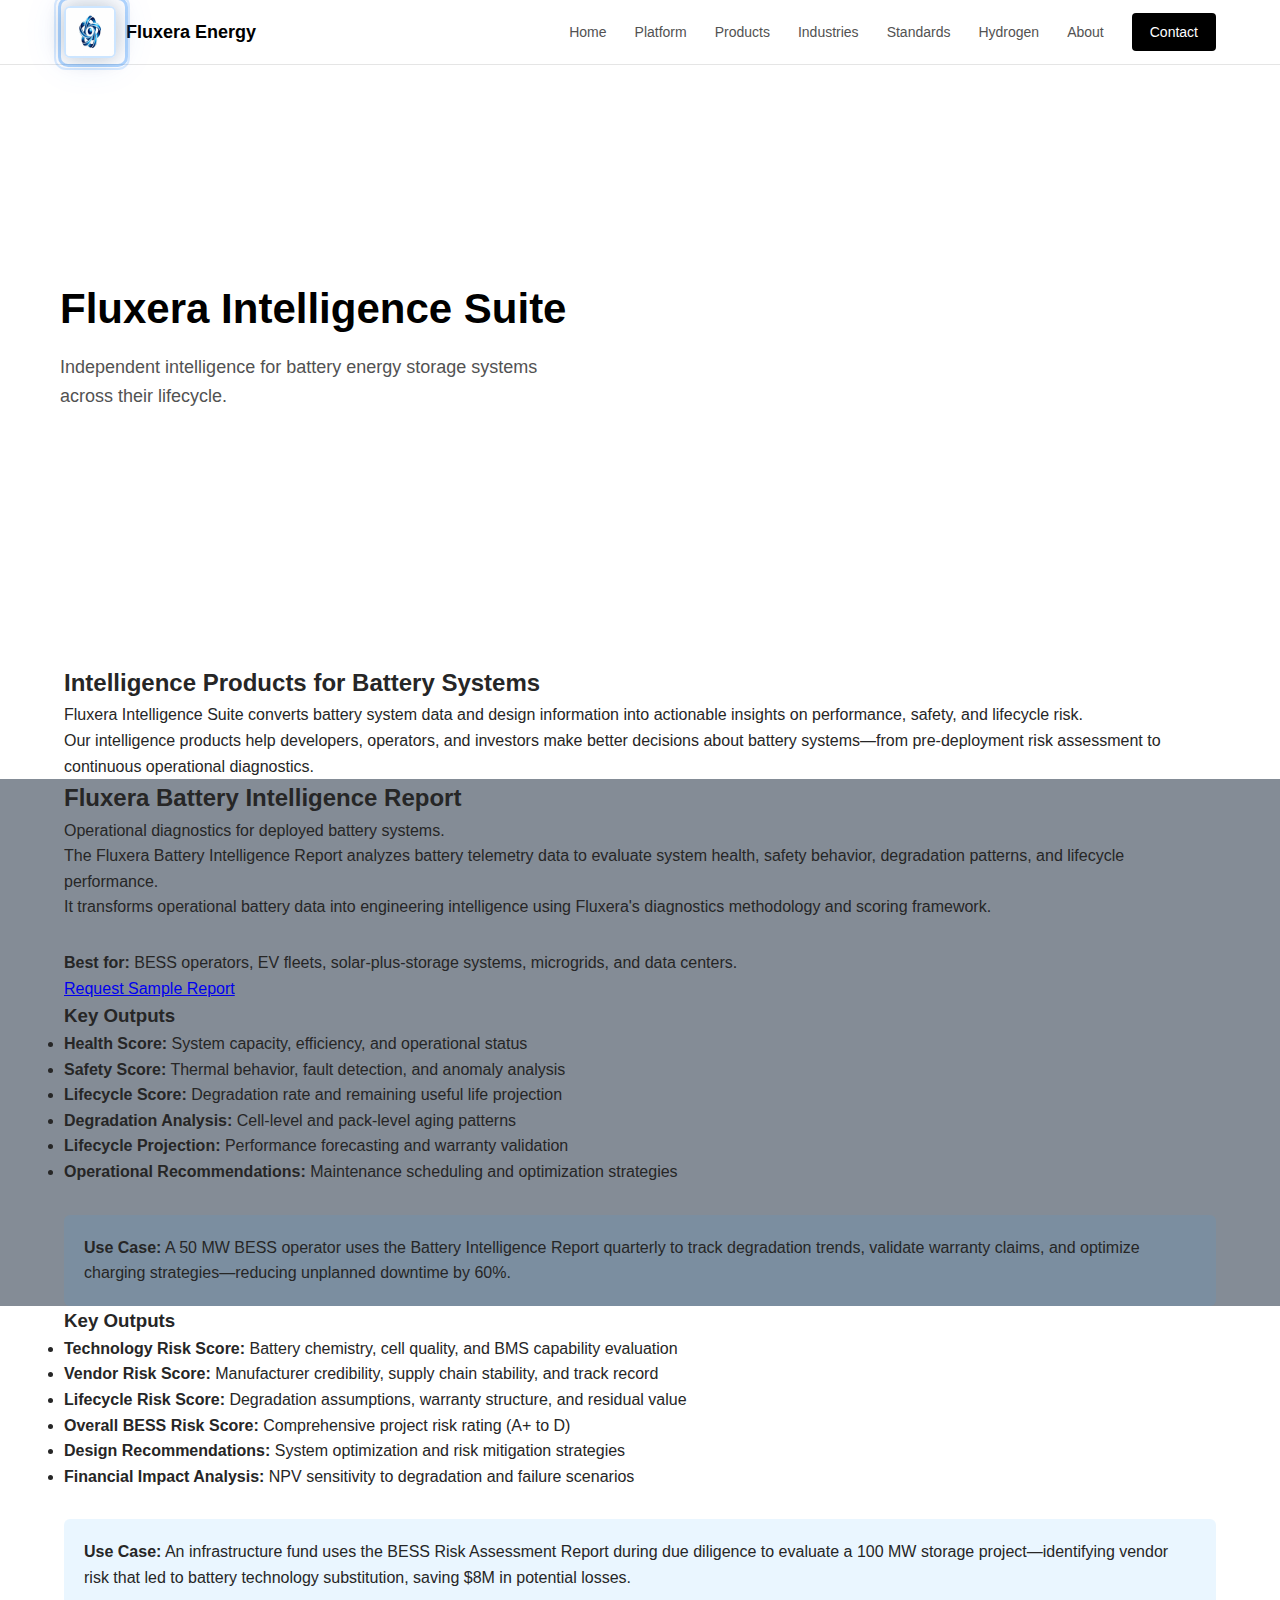
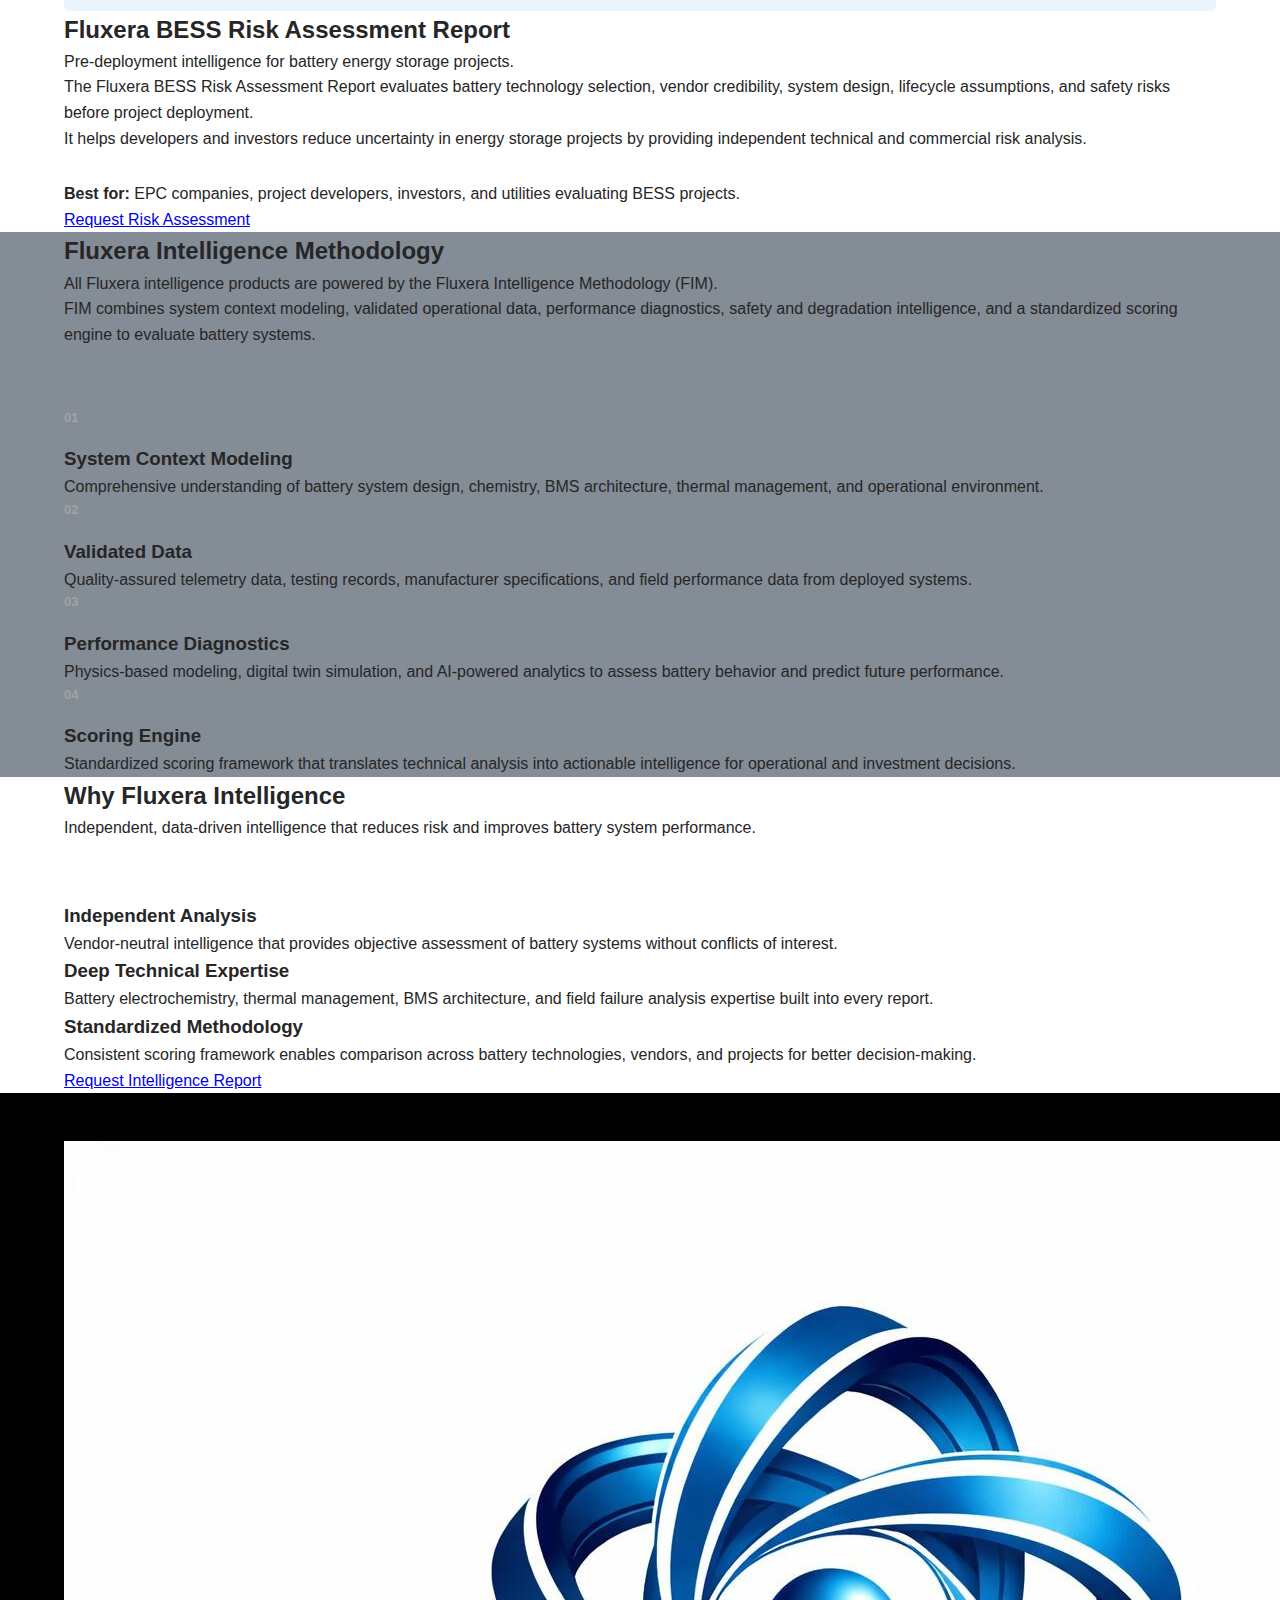
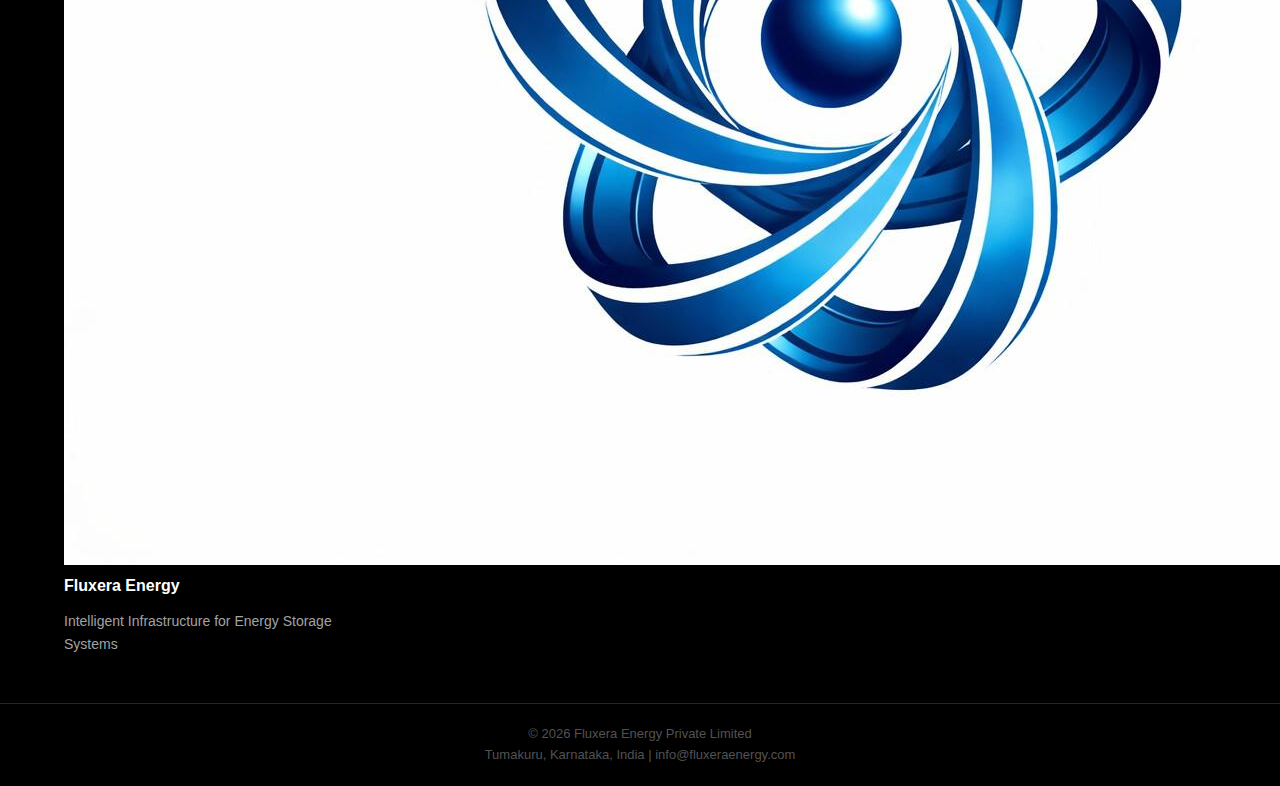
<file: products.html>
<!DOCTYPE html>
<html lang="en">
<head>
  <meta charset="UTF-8">
  <meta name="viewport" content="width=device-width, initial-scale=1.0">
  
  <!-- Primary Meta Tags -->
  <title>Fluxera Intelligence Suite | Battery Performance & Risk Analytics</title>
  <meta name="title" content="Fluxera Intelligence Suite | Battery Performance & Risk Analytics">
  <meta name="description" content="Independent intelligence for battery energy storage systems. Battery Intelligence Report for operational diagnostics and BESS Risk Assessment Report for pre-deployment risk evaluation.">
  <meta name="keywords" content="battery intelligence, BESS risk assessment, battery health score, battery safety score, energy storage analytics, battery diagnostics, BESS due diligence, battery lifecycle analysis">
  <meta name="author" content="Fluxera Energy Private Limited">
  <meta name="robots" content="index, follow">
  
  <!-- Open Graph / Facebook -->
  <meta property="og:type" content="website">
  <meta property="og:url" content="https://fluxeraenergy.com/products.html">
  <meta property="og:title" content="Fluxera Intelligence Suite | Battery Performance & Risk Analytics">
  <meta property="og:description" content="Independent intelligence for battery energy storage systems. Operational diagnostics and pre-deployment risk assessment products.">
  <meta property="og:image" content="https://fluxeraenergy.com/fluxera.jpeg">
  
  <!-- Twitter Card -->
  <meta name="twitter:card" content="summary_large_image">
  <meta name="twitter:url" content="https://fluxeraenergy.com/products.html">
  <meta name="twitter:title" content="Fluxera Intelligence Suite | Battery Performance & Risk Analytics">
  <meta name="twitter:description" content="Independent intelligence for battery energy storage systems.">
  <meta name="twitter:image" content="https://fluxeraenergy.com/fluxera.jpeg">
  
  <!-- Canonical URL -->
  <link rel="canonical" href="https://fluxeraenergy.com/products.html">
  
  <!-- Favicon -->
  <link rel="icon" type="image/jpeg" href="fluxera.jpeg">
  
  <link rel="stylesheet" href="style.css">
</head>
 
<body>
 
<nav>
  <div class="nav-container">
    <div class="logo">
      <img src="fluxera.jpeg" alt="Fluxera Energy Logo" class="logo-image">
      Fluxera Energy
    </div>
    <div class="mobile-menu-toggle" onclick="toggleMobileMenu()">
      <span></span>
      <span></span>
      <span></span>
    </div>
    <div class="nav-links">
      <a href="index.html">Home</a>
      <a href="platform.html">Platform</a>
      <a href="products.html">Products</a>
      <a href="industries.html">Industries</a>
      <a href="standards.html">Standards</a>
      <a href="hydrogen.html">Hydrogen</a>
      <a href="about.html">About</a>
      <a href="contact.html" class="nav-cta">Contact</a>
    </div>
  </div>
</nav>

<div class="hero">
  <div class="hero-content">
    <h1>Fluxera Intelligence Suite</h1>
    <p class="hero-subtext">
      Independent intelligence for battery energy storage systems across their lifecycle.
    </p>
  </div>
</div>

<section>
  <div class="container">
    <div class="content-block centered fade-in-up">
      <h2>Intelligence Products for Battery Systems</h2>
      <p class="large-text">
        Fluxera Intelligence Suite converts battery system data and design information into actionable insights on performance, safety, and lifecycle risk.
      </p>
      <p>
        Our intelligence products help developers, operators, and investors make better decisions about battery systems—from pre-deployment risk assessment to continuous operational diagnostics.
      </p>
    </div>
  </div>
</section>

<section style="background: rgba(10, 26, 46, 0.5);">
  <div class="container">
    <div class="grid-2">
      <div class="content-block fade-in-up">
        <h2>Fluxera Battery Intelligence Report</h2>
        <p class="large-text">
          Operational diagnostics for deployed battery systems.
        </p>
        <p>
          The Fluxera Battery Intelligence Report analyzes battery telemetry data to evaluate system health, safety behavior, degradation patterns, and lifecycle performance.
        </p>
        <p>
          It transforms operational battery data into engineering intelligence using Fluxera's diagnostics methodology and scoring framework.
        </p>
        <p style="margin-top: 30px;">
          <strong style="color: var(--electric-blue);">Best for:</strong> BESS operators, EV fleets, solar-plus-storage systems, microgrids, and data centers.
        </p>
        <a href="contact.html" class="cta" style="margin-top: 30px;">Request Sample Report</a>
      </div>
      
      <div class="card fade-in-up">
        <h3>Key Outputs</h3>
        <ul class="feature-list">
          <li><strong>Health Score:</strong> System capacity, efficiency, and operational status</li>
          <li><strong>Safety Score:</strong> Thermal behavior, fault detection, and anomaly analysis</li>
          <li><strong>Lifecycle Score:</strong> Degradation rate and remaining useful life projection</li>
          <li><strong>Degradation Analysis:</strong> Cell-level and pack-level aging patterns</li>
          <li><strong>Lifecycle Projection:</strong> Performance forecasting and warranty validation</li>
          <li><strong>Operational Recommendations:</strong> Maintenance scheduling and optimization strategies</li>
        </ul>
        <p style="margin-top: 30px; padding: 20px; background: rgba(45, 168, 255, 0.1); border-left: 3px solid var(--electric-blue); border-radius: 6px;">
          <strong>Use Case:</strong> A 50 MW BESS operator uses the Battery Intelligence Report quarterly to track degradation trends, validate warranty claims, and optimize charging strategies—reducing unplanned downtime by 60%.
        </p>
      </div>
    </div>
  </div>
</section>

<section>
  <div class="container">
    <div class="grid-2">
      <div class="card fade-in-up">
        <h3>Key Outputs</h3>
        <ul class="feature-list">
          <li><strong>Technology Risk Score:</strong> Battery chemistry, cell quality, and BMS capability evaluation</li>
          <li><strong>Vendor Risk Score:</strong> Manufacturer credibility, supply chain stability, and track record</li>
          <li><strong>Lifecycle Risk Score:</strong> Degradation assumptions, warranty structure, and residual value</li>
          <li><strong>Overall BESS Risk Score:</strong> Comprehensive project risk rating (A+ to D)</li>
          <li><strong>Design Recommendations:</strong> System optimization and risk mitigation strategies</li>
          <li><strong>Financial Impact Analysis:</strong> NPV sensitivity to degradation and failure scenarios</li>
        </ul>
        <p style="margin-top: 30px; padding: 20px; background: rgba(45, 168, 255, 0.1); border-left: 3px solid var(--electric-blue); border-radius: 6px;">
          <strong>Use Case:</strong> An infrastructure fund uses the BESS Risk Assessment Report during due diligence to evaluate a 100 MW storage project—identifying vendor risk that led to battery technology substitution, saving $8M in potential losses.
        </p>
      </div>
      
      <div class="content-block fade-in-up">
        <h2>Fluxera BESS Risk Assessment Report</h2>
        <p class="large-text">
          Pre-deployment intelligence for battery energy storage projects.
        </p>
        <p>
          The Fluxera BESS Risk Assessment Report evaluates battery technology selection, vendor credibility, system design, lifecycle assumptions, and safety risks before project deployment.
        </p>
        <p>
          It helps developers and investors reduce uncertainty in energy storage projects by providing independent technical and commercial risk analysis.
        </p>
        <p style="margin-top: 30px;">
          <strong style="color: var(--electric-blue);">Best for:</strong> EPC companies, project developers, investors, and utilities evaluating BESS projects.
        </p>
        <a href="contact.html" class="cta" style="margin-top: 30px;">Request Risk Assessment</a>
      </div>
    </div>
  </div>
</section>

<section style="background: rgba(10, 26, 46, 0.5);">
  <div class="container">
    <div class="content-block centered fade-in-up">
      <h2>Fluxera Intelligence Methodology</h2>
      <p class="large-text">
        All Fluxera intelligence products are powered by the Fluxera Intelligence Methodology (FIM).
      </p>
      <p>
        FIM combines system context modeling, validated operational data, performance diagnostics, safety and degradation intelligence, and a standardized scoring engine to evaluate battery systems.
      </p>
      
      <div class="grid-4" style="margin-top: 60px;">
        <div class="card fade-in-up">
          <div class="card-number">01</div>
          <h3>System Context Modeling</h3>
          <p>
            Comprehensive understanding of battery system design, chemistry, BMS architecture, thermal management, and operational environment.
          </p>
        </div>
        
        <div class="card fade-in-up">
          <div class="card-number">02</div>
          <h3>Validated Data</h3>
          <p>
            Quality-assured telemetry data, testing records, manufacturer specifications, and field performance data from deployed systems.
          </p>
        </div>
        
        <div class="card fade-in-up">
          <div class="card-number">03</div>
          <h3>Performance Diagnostics</h3>
          <p>
            Physics-based modeling, digital twin simulation, and AI-powered analytics to assess battery behavior and predict future performance.
          </p>
        </div>
        
        <div class="card fade-in-up">
          <div class="card-number">04</div>
          <h3>Scoring Engine</h3>
          <p>
            Standardized scoring framework that translates technical analysis into actionable intelligence for operational and investment decisions.
          </p>
        </div>
      </div>
    </div>
  </div>
</section>

<section>
  <div class="container">
    <div class="content-block centered fade-in-up">
      <h2>Why Fluxera Intelligence</h2>
      <p class="large-text">
        Independent, data-driven intelligence that reduces risk and improves battery system performance.
      </p>
      
      <div class="grid-3" style="margin-top: 60px;">
        <div class="card fade-in-up">
          <h3>Independent Analysis</h3>
          <p>
            Vendor-neutral intelligence that provides objective assessment of battery systems without conflicts of interest.
          </p>
        </div>
        
        <div class="card fade-in-up">
          <h3>Deep Technical Expertise</h3>
          <p>
            Battery electrochemistry, thermal management, BMS architecture, and field failure analysis expertise built into every report.
          </p>
        </div>
        
        <div class="card fade-in-up">
          <h3>Standardized Methodology</h3>
          <p>
            Consistent scoring framework enables comparison across battery technologies, vendors, and projects for better decision-making.
          </p>
        </div>
      </div>
      
      <a href="contact.html" class="cta" style="margin-top: 60px;">Request Intelligence Report</a>
    </div>
  </div>
</section>

<footer>
  <div class="footer-content">
    <div class="footer-brand">
      <img src="fluxera.jpeg" alt="Fluxera Energy Logo" class="footer-logo-image floating-logo">
      <div class="footer-logo">Fluxera Energy</div>
      <p>Intelligent Infrastructure for Energy Storage Systems</p>
    </div>
    
    <div class="footer-links">
      <div class="footer-column">
        <h4>Products</h4>
        <a href="products.html">Intelligence Suite</a>
        <a href="products.html">Battery Intelligence Report</a>
        <a href="products.html">BESS Risk Assessment</a>
        <a href="products.html">FIM Methodology</a>
      </div>
      
      <div class="footer-column">
        <h4>Platform</h4>
        <a href="platform.html">Overview</a>
        <a href="platform.html#testing">Testing Intelligence</a>
        <a href="platform.html#digital-twin">Digital Twin</a>
        <a href="platform.html#ai-health">AI Health Engine</a>
      </div>
      
      <div class="footer-column">
        <h4>Standards</h4>
        <a href="standards.html">Cell Standards</a>
        <a href="standards.html">EV Battery Packs</a>
        <a href="standards.html">BESS Systems</a>
        <a href="standards.html">Transport Compliance</a>
      </div>
      
      <div class="footer-column">
        <h4>Company</h4>
        <a href="about.html">About</a>
        <a href="industries.html">Industries</a>
        <a href="hydrogen.html">Hydrogen</a>
        <a href="contact.html">Contact</a>
      </div>
    </div>
  </div>
  
  <div class="footer-bottom">
    <p>© 2026 Fluxera Energy Private Limited</p>
    <p>Tumakuru, Karnataka, India | info@fluxeraenergy.com</p>
  </div>
</footer>

<script>
// Mobile menu toggle
function toggleMobileMenu() {
  const navLinks = document.querySelector('.nav-links');
  const menuToggle = document.querySelector('.mobile-menu-toggle');
  navLinks.classList.toggle('active');
  menuToggle.classList.toggle('active');
}

// Scroll animations
const observerOptions = {
  threshold: 0.1,
  rootMargin: '0px 0px -50px 0px'
};

const observer = new IntersectionObserver((entries) => {
  entries.forEach(entry => {
    if (entry.isIntersecting) {
      entry.target.classList.add('visible');
    }
  });
}, observerOptions);

// Observe all elements with fade-in classes
document.addEventListener('DOMContentLoaded', () => {
  const fadeElements = document.querySelectorAll('.fade-in-up, .fade-in');
  fadeElements.forEach(el => observer.observe(el));
});
</script>
 
</body>
</html>
</file>
<file: style.css>
/* Fluxera Energy - Clean Enterprise Design */

* { margin: 0; padding: 0; box-sizing: border-box; }

:root {
  --black: #000;
  --white: #fff;
  --gray-100: #f5f5f5;
  --gray-200: #e5e5e5;
  --gray-400: #a3a3a3;
  --gray-600: #525252;
  --gray-800: #262626;
  --gray-900: #171717;
}

html { scroll-behavior: smooth; }

body {
  font-family: -apple-system, BlinkMacSystemFont, 'Segoe UI', Roboto, sans-serif;
  font-size: 16px;
  line-height: 1.6;
  color: var(--gray-800);
  background: var(--white);
}

.container { max-width: 1200px; margin: 0 auto; padding: 0 24px; }

/* NAV */
nav {
  position: fixed;
  top: 0;
  left: 0;
  right: 0;
  background: var(--white);
  border-bottom: 1px solid var(--gray-200);
  z-index: 1000;
}

.nav-container {
  max-width: 1200px;
  margin: 0 auto;
  padding: 0 24px;
  display: flex;
  align-items: center;
  justify-content: space-between;
  height: 64px;
}

.logo {
  display: flex;
  align-items: center;
  gap: 10px;
  text-decoration: none;
  color: var(--black);
  font-weight: 600;
  font-size: 18px;
  position: relative;
  transition: transform 0.3s ease;
}

.logo:hover {
  transform: translateY(-2px);
}

.logo img { 
  width: 52px; 
  height: 52px; 
  border-radius: 6px;
  box-shadow: 0 0 20px rgba(0, 0, 0, 0.2), 0 0 40px rgba(0, 123, 255, 0.15);
  transition: all 0.3s ease;
  position: relative;
  z-index: 1;
  border: 2px solid rgba(0, 123, 255, 0.2);
}

.logo:hover img {
  box-shadow: 0 4px 24px rgba(0,0,0,0.3), 0 0 60px rgba(0, 123, 255, 0.3);
  transform: rotate(5deg) scale(1.05);
  border-color: rgba(0, 123, 255, 0.5);
}

/* Animated ring around logo */
.logo::before {
  content: '';
  position: absolute;
  left: -6px;
  top: 50%;
  transform: translateY(-50%);
  width: 64px;
  height: 64px;
  border: 3px solid rgba(0, 123, 255, 0.3);
  border-radius: 10px;
  transition: all 0.3s ease;
  animation: pulse-ring 2.5s ease-in-out infinite;
}

.logo:hover::before {
  border-color: rgba(0, 123, 255, 0.6);
  animation: pulse-ring 1.5s ease-in-out infinite;
}

/* Outer animated ring */
.logo::after {
  content: '';
  position: absolute;
  left: -10px;
  top: 50%;
  transform: translateY(-50%);
  width: 72px;
  height: 72px;
  border: 2px solid rgba(0, 123, 255, 0.15);
  border-radius: 12px;
  animation: pulse-ring-outer 3s ease-in-out infinite;
}

@keyframes pulse-ring {
  0%, 100% {
    transform: translateY(-50%) scale(1);
    opacity: 0.5;
  }
  50% {
    transform: translateY(-50%) scale(1.08);
    opacity: 1;
  }
}

@keyframes pulse-ring-outer {
  0%, 100% {
    transform: translateY(-50%) scale(1);
    opacity: 0.3;
  }
  50% {
    transform: translateY(-50%) scale(1.12);
    opacity: 0.6;
  }
}

.nav-links { display: flex; align-items: center; gap: 28px; }

.nav-links a {
  font-size: 14px;
  font-weight: 500;
  color: var(--gray-600);
  text-decoration: none;
  transition: color 0.2s;
}

.nav-links a:hover, .nav-links a.active { color: var(--black); }

.nav-cta {
  background: var(--black) !important;
  color: var(--white) !important;
  padding: 8px 18px !important;
  border-radius: 4px;
}

.mobile-toggle {
  display: none;
  flex-direction: column;
  gap: 5px;
  background: none;
  border: none;
  cursor: pointer;
  padding: 8px;
}

.mobile-toggle span { width: 22px; height: 2px; background: var(--black); }

/* BUTTONS */
.btn-primary, .btn-secondary {
  display: inline-block;
  padding: 14px 28px;
  font-size: 14px;
  font-weight: 600;
  text-decoration: none;
  border-radius: 4px;
  transition: all 0.2s;
}

.btn-primary { background: var(--black); color: var(--white); }
.btn-primary:hover { background: var(--gray-800); }

.btn-secondary {
  background: var(--white);
  color: var(--black);
  border: 1px solid var(--gray-200);
}
.btn-secondary:hover { background: var(--gray-100); }

/* HERO */
.hero {
  margin-top: 64px;
  display: grid;
  grid-template-columns: 1fr 1fr;
  min-height: 600px;
}

.hero-content {
  display: flex;
  flex-direction: column;
  justify-content: center;
  padding: 60px;
  padding-left: 60px;
}

.hero .label {
  font-size: 12px;
  font-weight: 600;
  text-transform: uppercase;
  letter-spacing: 0.1em;
  color: var(--gray-400);
  margin-bottom: 16px;
}

.hero h1 {
  font-size: 42px;
  font-weight: 700;
  line-height: 1.15;
  color: var(--black);
  margin-bottom: 20px;
}

.hero-content > p {
  font-size: 18px;
  color: var(--gray-600);
  margin-bottom: 32px;
  max-width: 480px;
}

.hero-buttons { display: flex; gap: 12px; }

.hero-image { background: var(--gray-100); overflow: hidden; }
.hero-image img { width: 100%; height: 100%; object-fit: cover; }

/* INTRO */
.intro {
  padding: 80px 0;
  background: var(--gray-100);
}

.intro .container {
  display: flex;
  justify-content: space-between;
  align-items: center;
  gap: 60px;
}

.intro-text { max-width: 600px; }
.intro-text h2 { font-size: 32px; font-weight: 700; margin-bottom: 16px; }
.intro-text p { font-size: 18px; color: var(--gray-600); line-height: 1.7; }

.stats { display: flex; gap: 48px; }
.stat { text-align: center; }
.stat span { display: block; font-size: 40px; font-weight: 700; color: var(--black); }
.stat { font-size: 13px; color: var(--gray-600); text-transform: uppercase; letter-spacing: 0.05em; }

/* CAPABILITIES */
.capabilities { padding: 100px 0; }
.capabilities h2 { font-size: 32px; font-weight: 700; text-align: center; margin-bottom: 8px; }
.section-desc { text-align: center; color: var(--gray-600); margin-bottom: 48px; }

.capability-cards { display: grid; grid-template-columns: repeat(3, 1fr); gap: 24px; }

.capability-card {
  display: block;
  padding: 32px;
  background: var(--white);
  border: 1px solid var(--gray-200);
  border-radius: 4px;
  text-decoration: none;
  color: inherit;
  transition: all 0.2s;
}

.capability-card:hover {
  border-color: var(--gray-400);
  box-shadow: 0 4px 20px rgba(0,0,0,0.08);
}

.card-number {
  font-size: 13px;
  font-weight: 600;
  color: var(--gray-400);
  margin-bottom: 16px;
}

.capability-card h3 { font-size: 20px; font-weight: 600; margin-bottom: 8px; }
.capability-card > p { font-size: 14px; color: var(--gray-600); margin-bottom: 20px; }

.capability-card ul {
  list-style: none;
  margin-bottom: 20px;
}

.capability-card li {
  font-size: 14px;
  color: var(--gray-600);
  padding: 6px 0;
  border-bottom: 1px solid var(--gray-100);
}

.card-link { font-size: 14px; font-weight: 600; color: var(--black); }

/* WHY */
.why { padding: 100px 0; background: var(--gray-900); color: var(--white); }

.why .container { display: grid; grid-template-columns: 1fr 1fr; gap: 60px; align-items: center; }

.why-content h2 { font-size: 32px; font-weight: 700; margin-bottom: 16px; }
.why-content .lead { font-size: 18px; color: var(--gray-400); margin-bottom: 32px; }

.why-grid { display: grid; grid-template-columns: 1fr 1fr; gap: 24px; }
.why-item h4 { font-size: 16px; font-weight: 600; margin-bottom: 6px; }
.why-item p { font-size: 14px; color: var(--gray-400); line-height: 1.6; }

.why-image { border-radius: 4px; overflow: hidden; }
.why-image img { width: 100%; height: 100%; object-fit: cover; }

/* CTA */
.cta-section { padding: 80px 0; background: var(--gray-100); text-align: center; }
.cta-section h2 { font-size: 32px; font-weight: 700; margin-bottom: 12px; }
.cta-section p { font-size: 18px; color: var(--gray-600); margin-bottom: 24px; }

/* FOOTER */
footer { background: var(--black); color: var(--white); }

.footer-content {
  max-width: 1200px;
  margin: 0 auto;
  padding: 48px 24px;
  display: flex;
  justify-content: space-between;
  gap: 60px;
}

.footer-logo {
  display: flex;
  align-items: center;
  gap: 10px;
  text-decoration: none;
  color: var(--white);
  font-weight: 600;
  margin-bottom: 12px;
  transition: transform 0.3s ease;
}

.footer-logo:hover {
  transform: translateX(4px);
}

.footer-logo img { 
  width: 40px; 
  height: 40px; 
  border-radius: 6px;
  box-shadow: 0 2px 8px rgba(255,255,255,0.1);
  transition: all 0.3s ease;
}

.footer-logo:hover img {
  box-shadow: 0 4px 12px rgba(255,255,255,0.2);
  transform: scale(1.05);
}
.footer-brand p { font-size: 14px; color: var(--gray-400); max-width: 280px; }

.footer-links { display: flex; gap: 60px; }
.footer-col h5 {
  font-size: 12px;
  font-weight: 600;
  text-transform: uppercase;
  letter-spacing: 0.1em;
  color: var(--gray-400);
  margin-bottom: 16px;
}

.footer-col a {
  display: block;
  font-size: 14px;
  color: var(--white);
  text-decoration: none;
  padding: 4px 0;
  transition: color 0.2s;
}

.footer-col a:hover { color: var(--gray-400); }

.footer-bottom {
  border-top: 1px solid var(--gray-800);
  padding: 20px 24px;
  text-align: center;
}

.footer-bottom p { font-size: 13px; color: var(--gray-600); }

/* PAGE HERO (for inner pages) */
.page-hero {
  margin-top: 64px;
  padding: 80px 0;
  background: var(--gray-100);
}

.page-hero h1 { font-size: 42px; font-weight: 700; margin-bottom: 16px; }
.page-hero p { font-size: 18px; color: var(--gray-600); max-width: 600px; }

/* CONTENT SECTIONS */
.content-section { padding: 80px 0; }
.content-section.alt { background: var(--gray-100); }

.content-section h2 { font-size: 28px; font-weight: 700; margin-bottom: 24px; }
.content-section h3 { font-size: 20px; font-weight: 600; margin-bottom: 12px; }

.content-grid { display: grid; grid-template-columns: 1fr 1fr; gap: 48px; }
.content-grid.three { grid-template-columns: repeat(3, 1fr); gap: 32px; }

.feature-card {
  padding: 24px;
  background: var(--white);
  border: 1px solid var(--gray-200);
  border-radius: 4px;
}

.feature-card h4 { font-size: 16px; font-weight: 600; margin-bottom: 8px; }
.feature-card p { font-size: 14px; color: var(--gray-600); }

.list-section ul { list-style: none; }
.list-section li {
  font-size: 16px;
  padding: 12px 0;
  border-bottom: 1px solid var(--gray-200);
}

/* APPROACH GRID */
.approach-grid {
  display: grid;
  grid-template-columns: repeat(4, 1fr);
  gap: 16px;
  margin-bottom: 48px;
}

.approach-step {
  text-align: center;
  padding: 32px 16px;
  background: var(--white);
  border: 2px solid var(--gray-200);
  border-radius: 4px;
  transition: all 0.3s ease;
}

.approach-step:hover {
  border-color: var(--black);
  transform: translateY(-4px);
  box-shadow: 0 8px 24px rgba(0, 0, 0, 0.1);
}

.approach-number {
  width: 48px;
  height: 48px;
  background: var(--black);
  color: var(--white);
  border-radius: 50%;
  display: flex;
  align-items: center;
  justify-content: center;
  font-size: 20px;
  font-weight: 700;
  margin: 0 auto 16px;
}

.approach-step h4 {
  font-size: 16px;
  margin-bottom: 8px;
}

.approach-step p {
  font-size: 13px;
  color: var(--gray-600);
}

/* CONTACT FORM */
.contact-form { max-width: 500px; }
.form-group { margin-bottom: 20px; }
.form-group label { display: block; font-size: 14px; font-weight: 500; margin-bottom: 6px; }
.form-group input, .form-group textarea {
  width: 100%;
  padding: 12px;
  font-size: 16px;
  border: 1px solid var(--gray-200);
  border-radius: 4px;
}
.form-group textarea { min-height: 120px; resize: vertical; }

/* RESPONSIVE */
@media (max-width: 1024px) {
  .hero { grid-template-columns: 1fr; }
  .hero-content { padding: 48px 24px; }
  .hero-image { height: 300px; order: -1; }
  .intro .container { flex-direction: column; text-align: center; }
  .stats { justify-content: center; }
  .capability-cards { grid-template-columns: 1fr; }
  .why .container { grid-template-columns: 1fr; }
  .why-image { order: -1; max-height: 300px; }
  .content-grid, .content-grid.three { grid-template-columns: 1fr; }
  
  /* Approach grid - 2 columns on tablet */
  .approach-grid {
    grid-template-columns: repeat(2, 1fr);
    gap: 16px;
  }
}

@media (max-width: 768px) {
  .nav-links {
    position: fixed;
    top: 64px;
    left: 0;
    right: 0;
    bottom: 0;
    background: var(--white);
    flex-direction: column;
    padding: 24px;
    gap: 0;
    transform: translateX(-100%);
    transition: transform 0.3s;
  }
  
  .nav-links.active { transform: translateX(0); }
  .nav-links a { padding: 14px 0; font-size: 16px; border-bottom: 1px solid var(--gray-100); width: 100%; }
  .mobile-toggle { display: flex; }
  
  .hero h1 { font-size: 32px; }
  .stats { flex-direction: column; gap: 24px; }
  .footer-content { flex-direction: column; }
  .footer-links { flex-direction: column; gap: 32px; }
  
  /* Make approach grid single column on mobile */
  .approach-grid {
    grid-template-columns: 1fr;
    gap: 20px;
  }
}
</file>
<file: style-new.css>
/* Fluxera Energy - Industrial Infrastructure Design */

* {
  margin: 0;
  padding: 0;
  box-sizing: border-box;
}

:root {
  --primary-dark: #1a1a1a;
  --primary-blue: #0052CC;
  --accent-orange: #FF6B35;
  --neutral-gray: #4A4A4A;
  --light-gray: #F5F5F5;
  --border-gray: #E0E0E0;
  --text-primary: #1a1a1a;
  --text-secondary: #666666;
  --white: #FFFFFF;
  --layer-intelligence: #0052CC;
  --layer-compliance: #FF6B35;
  --layer-infrastructure: #1a1a1a;
}

body {
  margin: 0;
  font-family: 'Inter', -apple-system, BlinkMacSystemFont, "Segoe UI", Roboto, "Helvetica Neue", Arial, sans-serif;
  background: var(--white);
  color: var(--text-primary);
  line-height: 1.6;
  -webkit-font-smoothing: antialiased;
  font-size: 16px;
}

/* Navigation */
nav {
  position: sticky;
  top: 0;
  background: var(--white);
  border-bottom: 1px solid var(--border-gray);
  z-index: 1000;
  box-shadow: 0 2px 4px rgba(0, 0, 0, 0.04);
}

.nav-container {
  max-width: 1400px;
  margin: 0 auto;
  padding: 20px 60px;
  display: flex;
  justify-content: space-between;
  align-items: center;
}

.logo {
  font-size: 20px;
  font-weight: 600;
  color: var(--primary-dark);
  letter-spacing: -0.5px;
  display: flex;
  align-items: center;
  gap: 12px;
}

.logo-image {
  width: 40px;
  height: 40px;
  border-radius: 4px;
  object-fit: cover;
  transition: opacity 0.2s ease;
}

.logo-image:hover {
  opacity: 0.8;
}

.nav-links {
  display: flex;
  gap: 32px;
  align-items: center;
}

.mobile-menu-toggle {
  display: none;
  flex-direction: column;
  gap: 5px;
  cursor: pointer;
  padding: 8px;
}

.mobile-menu-toggle span {
  width: 25px;
  height: 2px;
  background: var(--primary-dark);
  transition: all 0.3s;
}

.nav-links a {
  color: var(--text-secondary);
  text-decoration: none;
  font-size: 15px;
  font-weight: 500;
  transition: color 0.2s;
}

.nav-links a:hover {
  color: var(--primary-blue);
}

.nav-links .nav-cta {
  padding: 10px 24px;
  background: var(--primary-blue);
  color: white;
  border-radius: 4px;
  font-weight: 600;
}

.nav-links .nav-cta:hover {
  background: var(--primary-dark);
}

/* Hero Section */
.hero {
  padding: 100px 20px 80px;
  text-align: center;
  background: var(--white);
  border-bottom: 1px solid var(--border-gray);
}

.hero-content {
  max-width: 900px;
  margin: 0 auto;
}

.hero h1 {
  font-size: 56px;
  font-weight: 600;
  line-height: 1.2;
  margin-bottom: 24px;
  letter-spacing: -1px;
  color: var(--primary-dark);
}

.hero-subtext {
  font-size: 20px;
  color: var(--text-secondary);
  margin-bottom: 40px;
  line-height: 1.6;
  font-weight: 400;
}

.cta {
  display: inline-block;
  padding: 14px 32px;
  background: var(--primary-blue);
  color: white;
  text-decoration: none;
  border-radius: 4px;
  font-weight: 600;
  font-size: 16px;
  transition: all 0.2s;
}

.cta:hover {
  background: var(--primary-dark);
  transform: translateY(-1px);
}

.cta-secondary {
  display: inline-block;
  padding: 14px 32px;
  background: white;
  color: var(--primary-blue);
  text-decoration: none;
  border-radius: 4px;
  border: 2px solid var(--primary-blue);
  font-weight: 600;
  font-size: 16px;
  transition: all 0.2s;
}

.cta-secondary:hover {
  background: var(--light-gray);
}

/* Sections */
section {
  padding: 80px 20px;
}

section.alt-bg {
  background: var(--light-gray);
}

.container {
  max-width: 1400px;
  margin: 0 auto;
  padding: 0 60px;
}

.section-header {
  text-align: center;
  margin-bottom: 60px;
}

.section-header h2 {
  font-size: 42px;
  font-weight: 600;
  margin-bottom: 16px;
  color: var(--primary-dark);
  letter-spacing: -0.5px;
}

.section-header p {
  font-size: 18px;
  color: var(--text-secondary);
  max-width: 700px;
  margin: 0 auto;
}

h2 {
  font-size: 36px;
  font-weight: 600;
  margin-bottom: 20px;
  color: var(--primary-dark);
}

h3 {
  font-size: 24px;
  font-weight: 600;
  margin-bottom: 16px;
  color: var(--primary-dark);
}

h4 {
  font-size: 18px;
  font-weight: 600;
  margin-bottom: 12px;
  color: var(--primary-dark);
}

p {
  font-size: 16px;
  color: var(--text-secondary);
  margin-bottom: 16px;
  line-height: 1.7;
}

.large-text {
  font-size: 20px;
  color: var(--text-primary);
  font-weight: 500;
  line-height: 1.6;
}

/* Grid Layouts */
.grid-3 {
  display: grid;
  grid-template-columns: repeat(3, 1fr);
  gap: 32px;
}

.grid-2 {
  display: grid;
  grid-template-columns: repeat(2, 1fr);
  gap: 40px;
}

/* Architecture Layers */
.architecture-stack {
  max-width: 1000px;
  margin: 60px auto;
  border: 1px solid var(--border-gray);
  border-radius: 8px;
  overflow: hidden;
  background: white;
}

.layer {
  padding: 40px;
  border-bottom: 1px solid var(--border-gray);
  position: relative;
  transition: all 0.3s;
}

.layer:last-child {
  border-bottom: none;
}

.layer:hover {
  background: var(--light-gray);
}

.layer-header {
  display: flex;
  align-items: center;
  gap: 20px;
  margin-bottom: 16px;
}

.layer-number {
  width: 60px;
  height: 60px;
  border-radius: 4px;
  display: flex;
  align-items: center;
  justify-content: center;
  font-size: 24px;
  font-weight: 700;
  color: white;
}

.layer.intelligence .layer-number {
  background: var(--layer-intelligence);
}

.layer.compliance .layer-number {
  background: var(--layer-compliance);
}

.layer.infrastructure .layer-number {
  background: var(--layer-infrastructure);
}

.layer-title {
  flex: 1;
}

.layer-title h3 {
  margin-bottom: 4px;
  font-size: 28px;
}

.layer-title p {
  color: var(--text-secondary);
  font-size: 16px;
  margin: 0;
}

.layer-content {
  margin-left: 80px;
}

.layer-content ul {
  list-style: none;
  padding: 0;
  margin: 0;
  display: grid;
  grid-template-columns: repeat(2, 1fr);
  gap: 12px;
}

.layer-content ul li {
  padding: 8px 0;
  color: var(--text-secondary);
  font-size: 15px;
  position: relative;
  padding-left: 20px;
}

.layer-content ul li::before {
  content: '→';
  position: absolute;
  left: 0;
  color: var(--primary-blue);
  font-weight: 600;
}

/* Cards */
.card {
  background: white;
  border: 1px solid var(--border-gray);
  border-radius: 8px;
  padding: 32px;
  transition: all 0.3s;
}

.card:hover {
  border-color: var(--primary-blue);
  box-shadow: 0 4px 12px rgba(0, 82, 204, 0.1);
}

.card h3 {
  margin-bottom: 16px;
  font-size: 22px;
}

.card p {
  margin-bottom: 12px;
}

.card-icon {
  width: 48px;
  height: 48px;
  border-radius: 4px;
  background: var(--light-gray);
  display: flex;
  align-items: center;
  justify-content: center;
  margin-bottom: 20px;
  font-size: 24px;
}

/* Feature List */
.feature-list {
  list-style: none;
  padding: 0;
  margin: 20px 0;
}

.feature-list li {
  padding: 10px 0;
  padding-left: 28px;
  position: relative;
  color: var(--text-secondary);
  font-size: 15px;
}

.feature-list li::before {
  content: '✓';
  position: absolute;
  left: 0;
  color: var(--primary-blue);
  font-weight: 700;
  font-size: 18px;
}

/* Content Block */
.content-block {
  margin-bottom: 40px;
}

.content-block.centered {
  text-align: center;
  max-width: 800px;
  margin-left: auto;
  margin-right: auto;
}

/* Capability Pills */
.capability-grid {
  display: grid;
  grid-template-columns: repeat(auto-fit, minmax(280px, 1fr));
  gap: 20px;
  margin: 40px 0;
}

.capability-pill {
  background: white;
  border: 1px solid var(--border-gray);
  border-radius: 6px;
  padding: 20px 24px;
  display: flex;
  align-items: center;
  gap: 16px;
  transition: all 0.2s;
}

.capability-pill:hover {
  border-color: var(--primary-blue);
  transform: translateY(-2px);
  box-shadow: 0 4px 12px rgba(0, 0, 0, 0.08);
}

.capability-pill .icon {
  font-size: 28px;
  color: var(--primary-blue);
}

.capability-pill .text {
  flex: 1;
  font-weight: 500;
  color: var(--text-primary);
  font-size: 15px;
}

/* Stats Section */
.stats-row {
  display: grid;
  grid-template-columns: repeat(4, 1fr);
  gap: 40px;
  margin: 60px 0;
  padding: 60px 0;
  border-top: 1px solid var(--border-gray);
  border-bottom: 1px solid var(--border-gray);
}

.stat {
  text-align: center;
}

.stat-number {
  font-size: 48px;
  font-weight: 700;
  color: var(--primary-blue);
  margin-bottom: 8px;
}

.stat-label {
  font-size: 15px;
  color: var(--text-secondary);
  font-weight: 500;
}

/* Footer */
footer {
  background: var(--primary-dark);
  color: white;
  padding: 60px 20px 30px;
  border-top: 1px solid var(--border-gray);
}

.footer-content {
  max-width: 1400px;
  margin: 0 auto;
  padding: 0 60px;
  display: grid;
  grid-template-columns: 2fr 1fr 1fr 1fr 1fr;
  gap: 60px;
  margin-bottom: 40px;
}

.footer-brand .footer-logo {
  font-size: 20px;
  font-weight: 600;
  margin-bottom: 16px;
  display: flex;
  align-items: center;
  gap: 12px;
}

.footer-logo-image {
  width: 36px;
  height: 36px;
  border-radius: 4px;
  object-fit: cover;
}

.footer-brand p {
  color: #CCCCCC;
  font-size: 14px;
  line-height: 1.6;
  max-width: 300px;
}

.footer-column h4 {
  font-size: 16px;
  font-weight: 600;
  margin-bottom: 20px;
  color: white;
}

.footer-column a {
  display: block;
  color: #CCCCCC;
  text-decoration: none;
  font-size: 14px;
  margin-bottom: 12px;
  transition: color 0.2s;
}

.footer-column a:hover {
  color: white;
}

.footer-bottom {
  max-width: 1400px;
  margin: 0 auto;
  padding: 30px 60px 0;
  border-top: 1px solid rgba(255, 255, 255, 0.1);
  text-align: center;
}

.footer-bottom p {
  color: #999999;
  font-size: 14px;
  margin: 8px 0;
}

/* Form Elements */
.form-group {
  margin-bottom: 24px;
}

label {
  display: block;
  margin-bottom: 8px;
  font-weight: 600;
  color: var(--text-primary);
  font-size: 14px;
}

input, textarea {
  width: 100%;
  padding: 12px 16px;
  border: 1px solid var(--border-gray);
  border-radius: 4px;
  font-size: 15px;
  font-family: inherit;
  transition: all 0.2s;
  background: white;
  color: var(--text-primary);
}

input:focus, textarea:focus {
  outline: none;
  border-color: var(--primary-blue);
  box-shadow: 0 0 0 3px rgba(0, 82, 204, 0.1);
}

textarea {
  min-height: 150px;
  resize: vertical;
}

button[type="submit"] {
  padding: 14px 32px;
  background: var(--primary-blue);
  color: white;
  border: none;
  border-radius: 4px;
  font-size: 16px;
  font-weight: 600;
  cursor: pointer;
  transition: all 0.2s;
  font-family: inherit;
}

button[type="submit"]:hover {
  background: var(--primary-dark);
}

button[type="submit"]:disabled {
  opacity: 0.6;
  cursor: not-allowed;
}

/* Animations */
.fade-in-up {
  opacity: 0;
  transform: translateY(20px);
  transition: all 0.6s ease-out;
}

.fade-in-up.visible {
  opacity: 1;
  transform: translateY(0);
}

/* Responsive */
@media (max-width: 1024px) {
  .nav-container, .container, .footer-content, .footer-bottom {
    padding-left: 40px;
    padding-right: 40px;
  }

  .grid-3 {
    grid-template-columns: repeat(2, 1fr);
  }

  .hero h1 {
    font-size: 42px;
  }

  .section-header h2 {
    font-size: 36px;
  }

  .footer-content {
    grid-template-columns: repeat(2, 1fr);
  }

  .stats-row {
    grid-template-columns: repeat(2, 1fr);
  }
}

@media (max-width: 768px) {
  .mobile-menu-toggle {
    display: flex;
  }

  .nav-links {
    position: fixed;
    top: 71px;
    left: 0;
    right: 0;
    background: white;
    flex-direction: column;
    gap: 0;
    padding: 20px;
    border-bottom: 1px solid var(--border-gray);
    max-height: 0;
    overflow: hidden;
    transition: max-height 0.3s ease-out;
  }

  .nav-links.active {
    max-height: 500px;
  }

  .nav-links a {
    padding: 12px 0;
    width: 100%;
    border-bottom: 1px solid var(--border-gray);
  }

  .nav-links .nav-cta {
    margin-top: 12px;
    border-bottom: none;
  }

  .hero h1 {
    font-size: 36px;
  }

  .hero-subtext {
    font-size: 18px;
  }

  .grid-3, .grid-2 {
    grid-template-columns: 1fr;
  }

  .layer-content ul {
    grid-template-columns: 1fr;
  }

  .stats-row {
    grid-template-columns: 1fr;
    gap: 30px;
  }

  .footer-content {
    grid-template-columns: 1fr;
    gap: 40px;
  }

  section {
    padding: 60px 20px;
  }

  .nav-container, .container, .footer-content, .footer-bottom {
    padding-left: 20px;
    padding-right: 20px;
  }

  .layer-content {
    margin-left: 0;
    margin-top: 20px;
  }
}
</file>
<file: style-enterprise.css>
/* Fluxera Energy - Enterprise Design System */
/* Clean, Industrial, Infrastructure-Grade */

* {
  margin: 0;
  padding: 0;
  box-sizing: border-box;
}

:root {
  /* Primary Colors */
  --black: #000000;
  --white: #FFFFFF;
  --gray-50: #FAFAFA;
  --gray-100: #F5F5F5;
  --gray-200: #E5E5E5;
  --gray-300: #D4D4D4;
  --gray-400: #A3A3A3;
  --gray-500: #737373;
  --gray-600: #525252;
  --gray-700: #404040;
  --gray-800: #262626;
  --gray-900: #171717;
  
  /* Accent */
  --accent: #0066CC;
  --accent-dark: #004C99;
  
  /* Typography */
  --font-family: -apple-system, BlinkMacSystemFont, 'Segoe UI', Roboto, 'Helvetica Neue', Arial, sans-serif;
  
  /* Spacing */
  --section-padding: 100px;
  --container-max: 1200px;
}

html {
  scroll-behavior: smooth;
}

body {
  font-family: var(--font-family);
  font-size: 16px;
  line-height: 1.6;
  color: var(--gray-800);
  background: var(--white);
  -webkit-font-smoothing: antialiased;
}

/* Container */
.container {
  max-width: var(--container-max);
  margin: 0 auto;
  padding: 0 24px;
}

/* ==================== NAVIGATION ==================== */
nav {
  position: fixed;
  top: 0;
  left: 0;
  right: 0;
  background: var(--white);
  border-bottom: 1px solid var(--gray-200);
  z-index: 1000;
}

.nav-container {
  max-width: var(--container-max);
  margin: 0 auto;
  padding: 0 24px;
  display: flex;
  align-items: center;
  justify-content: space-between;
  height: 72px;
}

.logo {
  display: flex;
  align-items: center;
  gap: 12px;
  text-decoration: none;
  color: var(--black);
}

.logo-image {
  width: 40px;
  height: 40px;
  border-radius: 4px;
  object-fit: cover;
}

.logo span {
  font-size: 18px;
  font-weight: 600;
  letter-spacing: -0.02em;
}

.nav-links {
  display: flex;
  align-items: center;
  gap: 32px;
}

.nav-links a {
  font-size: 14px;
  font-weight: 500;
  color: var(--gray-600);
  text-decoration: none;
  transition: color 0.2s;
}

.nav-links a:hover,
.nav-links a.active {
  color: var(--black);
}

.nav-cta {
  background: var(--black);
  color: var(--white) !important;
  padding: 10px 20px;
  border-radius: 4px;
}

.nav-cta:hover {
  background: var(--gray-800);
}

.mobile-toggle {
  display: none;
  flex-direction: column;
  gap: 5px;
  cursor: pointer;
  padding: 8px;
}

.mobile-toggle span {
  width: 24px;
  height: 2px;
  background: var(--black);
  transition: all 0.3s;
}

/* ==================== BUTTONS ==================== */
.btn-primary {
  display: inline-flex;
  align-items: center;
  gap: 8px;
  padding: 14px 28px;
  background: var(--black);
  color: var(--white);
  font-size: 14px;
  font-weight: 600;
  text-decoration: none;
  border-radius: 4px;
  transition: all 0.2s;
}

.btn-primary:hover {
  background: var(--gray-800);
}

.btn-secondary {
  display: inline-flex;
  align-items: center;
  gap: 8px;
  padding: 14px 28px;
  background: var(--white);
  color: var(--black);
  font-size: 14px;
  font-weight: 600;
  text-decoration: none;
  border-radius: 4px;
  border: 1px solid var(--gray-300);
  transition: all 0.2s;
}

.btn-secondary:hover {
  background: var(--gray-100);
  border-color: var(--gray-400);
}

.btn-outline {
  display: inline-flex;
  align-items: center;
  gap: 8px;
  padding: 14px 28px;
  background: transparent;
  color: var(--black);
  font-size: 14px;
  font-weight: 600;
  text-decoration: none;
  border-radius: 4px;
  border: 1px solid var(--black);
  transition: all 0.2s;
}

.btn-outline:hover {
  background: var(--black);
  color: var(--white);
}

/* ==================== HERO ==================== */
.hero {
  margin-top: 72px;
  display: grid;
  grid-template-columns: 1fr 1fr;
  min-height: calc(100vh - 72px);
  max-height: 800px;
}

.hero-content {
  display: flex;
  flex-direction: column;
  justify-content: center;
  padding: 60px;
  padding-left: max(60px, calc((100vw - var(--container-max)) / 2 + 24px));
}

.hero-label {
  font-size: 13px;
  font-weight: 600;
  text-transform: uppercase;
  letter-spacing: 0.1em;
  color: var(--gray-500);
  margin-bottom: 16px;
}

.hero h1 {
  font-size: clamp(32px, 4vw, 48px);
  font-weight: 700;
  line-height: 1.15;
  letter-spacing: -0.02em;
  color: var(--black);
  margin-bottom: 24px;
}

.hero-description {
  font-size: 18px;
  line-height: 1.7;
  color: var(--gray-600);
  margin-bottom: 40px;
  max-width: 500px;
}

.hero-actions {
  display: flex;
  gap: 16px;
  flex-wrap: wrap;
}

.hero-image {
  position: relative;
  overflow: hidden;
  background: var(--gray-100);
}

.hero-image img {
  width: 100%;
  height: 100%;
  object-fit: cover;
}

/* ==================== INTRO SECTION ==================== */
.intro {
  padding: var(--section-padding) 0;
  background: var(--gray-50);
}

.intro .container {
  display: grid;
  grid-template-columns: 1.5fr 1fr;
  gap: 80px;
  align-items: center;
}

.intro-content h2 {
  font-size: 36px;
  font-weight: 700;
  letter-spacing: -0.02em;
  color: var(--black);
  margin-bottom: 20px;
}

.intro-content p {
  font-size: 18px;
  line-height: 1.8;
  color: var(--gray-600);
}

.intro-stats {
  display: flex;
  gap: 48px;
}

.stat-item {
  text-align: center;
}

.stat-number {
  display: block;
  font-size: 48px;
  font-weight: 700;
  color: var(--black);
  line-height: 1;
  margin-bottom: 8px;
}

.stat-label {
  font-size: 14px;
  color: var(--gray-500);
  text-transform: uppercase;
  letter-spacing: 0.05em;
}

/* ==================== CAPABILITIES ==================== */
.capabilities {
  padding: var(--section-padding) 0;
}

.section-header {
  text-align: center;
  margin-bottom: 64px;
}

.section-header h2 {
  font-size: 36px;
  font-weight: 700;
  letter-spacing: -0.02em;
  color: var(--black);
  margin-bottom: 12px;
}

.section-header p {
  font-size: 18px;
  color: var(--gray-500);
}

.capability-grid {
  display: grid;
  grid-template-columns: repeat(3, 1fr);
  gap: 32px;
}

.capability-card {
  padding: 40px;
  background: var(--white);
  border: 1px solid var(--gray-200);
  border-radius: 4px;
  transition: all 0.3s;
}

.capability-card:hover {
  border-color: var(--gray-300);
  box-shadow: 0 8px 32px rgba(0, 0, 0, 0.08);
}

.capability-icon {
  width: 48px;
  height: 48px;
  margin-bottom: 24px;
}

.capability-icon svg {
  width: 100%;
  height: 100%;
  stroke: var(--black);
}

.capability-card h3 {
  font-size: 20px;
  font-weight: 600;
  color: var(--black);
  margin-bottom: 12px;
}

.capability-card > p {
  font-size: 15px;
  color: var(--gray-600);
  margin-bottom: 24px;
  line-height: 1.6;
}

.capability-card ul {
  list-style: none;
  margin-bottom: 24px;
}

.capability-card li {
  font-size: 14px;
  color: var(--gray-600);
  padding: 8px 0;
  border-bottom: 1px solid var(--gray-100);
}

.capability-card li:last-child {
  border-bottom: none;
}

.capability-link {
  display: inline-flex;
  align-items: center;
  gap: 8px;
  font-size: 14px;
  font-weight: 600;
  color: var(--black);
  text-decoration: none;
  transition: gap 0.2s;
}

.capability-link:hover {
  gap: 12px;
}

.capability-link svg {
  width: 16px;
  height: 16px;
}

/* ==================== INDUSTRIES ==================== */
.industries {
  padding: var(--section-padding) 0;
  background: var(--gray-900);
  color: var(--white);
}

.industries .section-header h2 {
  color: var(--white);
}

.industries .section-header p {
  color: var(--gray-400);
}

.industries-grid {
  display: grid;
  grid-template-columns: repeat(3, 1fr);
  gap: 24px;
  margin-bottom: 48px;
}

.industry-item {
  padding: 32px;
  background: var(--gray-800);
  border-radius: 4px;
  transition: background 0.2s;
}

.industry-item:hover {
  background: var(--gray-700);
}

.industry-icon {
  width: 40px;
  height: 40px;
  margin-bottom: 20px;
}

.industry-icon svg {
  width: 100%;
  height: 100%;
  stroke: var(--white);
}

.industry-item h4 {
  font-size: 18px;
  font-weight: 600;
  margin-bottom: 8px;
}

.industry-item p {
  font-size: 14px;
  color: var(--gray-400);
  line-height: 1.6;
}

.industries-cta {
  text-align: center;
}

.industries .btn-secondary {
  background: transparent;
  color: var(--white);
  border-color: var(--gray-600);
}

.industries .btn-secondary:hover {
  background: var(--white);
  color: var(--black);
  border-color: var(--white);
}

/* ==================== WHY FLUXERA ==================== */
.why-fluxera {
  padding: var(--section-padding) 0;
}

.why-fluxera .container {
  display: grid;
  grid-template-columns: 1fr 1fr;
  gap: 80px;
  align-items: center;
}

.why-content h2 {
  font-size: 36px;
  font-weight: 700;
  letter-spacing: -0.02em;
  color: var(--black);
  margin-bottom: 16px;
}

.why-lead {
  font-size: 18px;
  color: var(--gray-600);
  margin-bottom: 40px;
  line-height: 1.7;
}

.why-grid {
  display: grid;
  grid-template-columns: repeat(2, 1fr);
  gap: 32px;
}

.why-item h4 {
  font-size: 16px;
  font-weight: 600;
  color: var(--black);
  margin-bottom: 8px;
}

.why-item p {
  font-size: 14px;
  color: var(--gray-600);
  line-height: 1.6;
}

.why-image {
  border-radius: 4px;
  overflow: hidden;
}

.why-image img {
  width: 100%;
  height: 100%;
  object-fit: cover;
}

/* ==================== CONTACT SECTION ==================== */
.contact-section {
  padding: var(--section-padding) 0;
  background: var(--gray-50);
}

.contact-content {
  text-align: center;
  max-width: 600px;
  margin: 0 auto;
}

.contact-content h2 {
  font-size: 36px;
  font-weight: 700;
  letter-spacing: -0.02em;
  color: var(--black);
  margin-bottom: 16px;
}

.contact-content p {
  font-size: 18px;
  color: var(--gray-600);
  margin-bottom: 32px;
  line-height: 1.7;
}

.contact-actions {
  display: flex;
  gap: 16px;
  justify-content: center;
  flex-wrap: wrap;
}

/* ==================== FOOTER ==================== */
footer {
  background: var(--black);
  color: var(--white);
}

.footer-main {
  max-width: var(--container-max);
  margin: 0 auto;
  padding: 64px 24px;
  display: grid;
  grid-template-columns: 1fr 2fr;
  gap: 80px;
}

.footer-logo {
  display: flex;
  align-items: center;
  gap: 12px;
  text-decoration: none;
  color: var(--white);
  margin-bottom: 16px;
}

.footer-logo img {
  width: 36px;
  height: 36px;
  border-radius: 4px;
}

.footer-logo span {
  font-size: 18px;
  font-weight: 600;
}

.footer-brand p {
  font-size: 14px;
  color: var(--gray-400);
  line-height: 1.7;
}

.footer-links {
  display: grid;
  grid-template-columns: repeat(3, 1fr);
  gap: 48px;
}

.footer-column h5 {
  font-size: 13px;
  font-weight: 600;
  text-transform: uppercase;
  letter-spacing: 0.1em;
  color: var(--gray-400);
  margin-bottom: 20px;
}

.footer-column a {
  display: block;
  font-size: 14px;
  color: var(--white);
  text-decoration: none;
  padding: 6px 0;
  transition: color 0.2s;
}

.footer-column a:hover {
  color: var(--gray-300);
}

.footer-bottom {
  border-top: 1px solid var(--gray-800);
  padding: 24px;
  text-align: center;
}

.footer-bottom p {
  font-size: 13px;
  color: var(--gray-500);
}

/* ==================== RESPONSIVE ==================== */
@media (max-width: 1024px) {
  .hero {
    grid-template-columns: 1fr;
    max-height: none;
  }
  
  .hero-content {
    padding: 60px 24px;
    order: 1;
  }
  
  .hero-image {
    height: 400px;
    order: 0;
  }
  
  .intro .container {
    grid-template-columns: 1fr;
    gap: 48px;
  }
  
  .intro-stats {
    justify-content: flex-start;
  }
  
  .capability-grid {
    grid-template-columns: 1fr;
  }
  
  .industries-grid {
    grid-template-columns: repeat(2, 1fr);
  }
  
  .why-fluxera .container {
    grid-template-columns: 1fr;
    gap: 48px;
  }
  
  .why-image {
    order: -1;
    max-height: 400px;
  }
  
  .footer-main {
    grid-template-columns: 1fr;
    gap: 48px;
  }
}

@media (max-width: 768px) {
  :root {
    --section-padding: 64px;
  }
  
  .nav-links {
    position: fixed;
    top: 72px;
    left: 0;
    right: 0;
    bottom: 0;
    background: var(--white);
    flex-direction: column;
    align-items: flex-start;
    padding: 32px 24px;
    gap: 0;
    transform: translateX(-100%);
    transition: transform 0.3s;
  }
  
  .nav-links.active {
    transform: translateX(0);
  }
  
  .nav-links a {
    padding: 16px 0;
    font-size: 18px;
    border-bottom: 1px solid var(--gray-100);
    width: 100%;
  }
  
  .nav-cta {
    margin-top: 24px;
    text-align: center;
  }
  
  .mobile-toggle {
    display: flex;
  }
  
  .mobile-toggle.active span:nth-child(1) {
    transform: rotate(45deg) translate(5px, 5px);
  }
  
  .mobile-toggle.active span:nth-child(2) {
    opacity: 0;
  }
  
  .mobile-toggle.active span:nth-child(3) {
    transform: rotate(-45deg) translate(5px, -5px);
  }
  
  .hero h1 {
    font-size: 28px;
  }
  
  .hero-description {
    font-size: 16px;
  }
  
  .hero-actions {
    flex-direction: column;
  }
  
  .hero-actions .btn-primary,
  .hero-actions .btn-secondary {
    width: 100%;
    justify-content: center;
  }
  
  .intro-stats {
    flex-direction: column;
    gap: 32px;
  }
  
  .stat-item {
    text-align: left;
  }
  
  .stat-number {
    font-size: 36px;
  }
  
  .section-header h2 {
    font-size: 28px;
  }
  
  .industries-grid {
    grid-template-columns: 1fr;
  }
  
  .why-grid {
    grid-template-columns: 1fr;
  }
  
  .footer-links {
    grid-template-columns: 1fr 1fr;
    gap: 32px;
  }
}

@media (max-width: 480px) {
  .footer-links {
    grid-template-columns: 1fr;
  }
  
  .contact-actions {
    flex-direction: column;
  }
  
  .contact-actions .btn-primary,
  .contact-actions .btn-outline {
    width: 100%;
    justify-content: center;
  }
}
</file>
